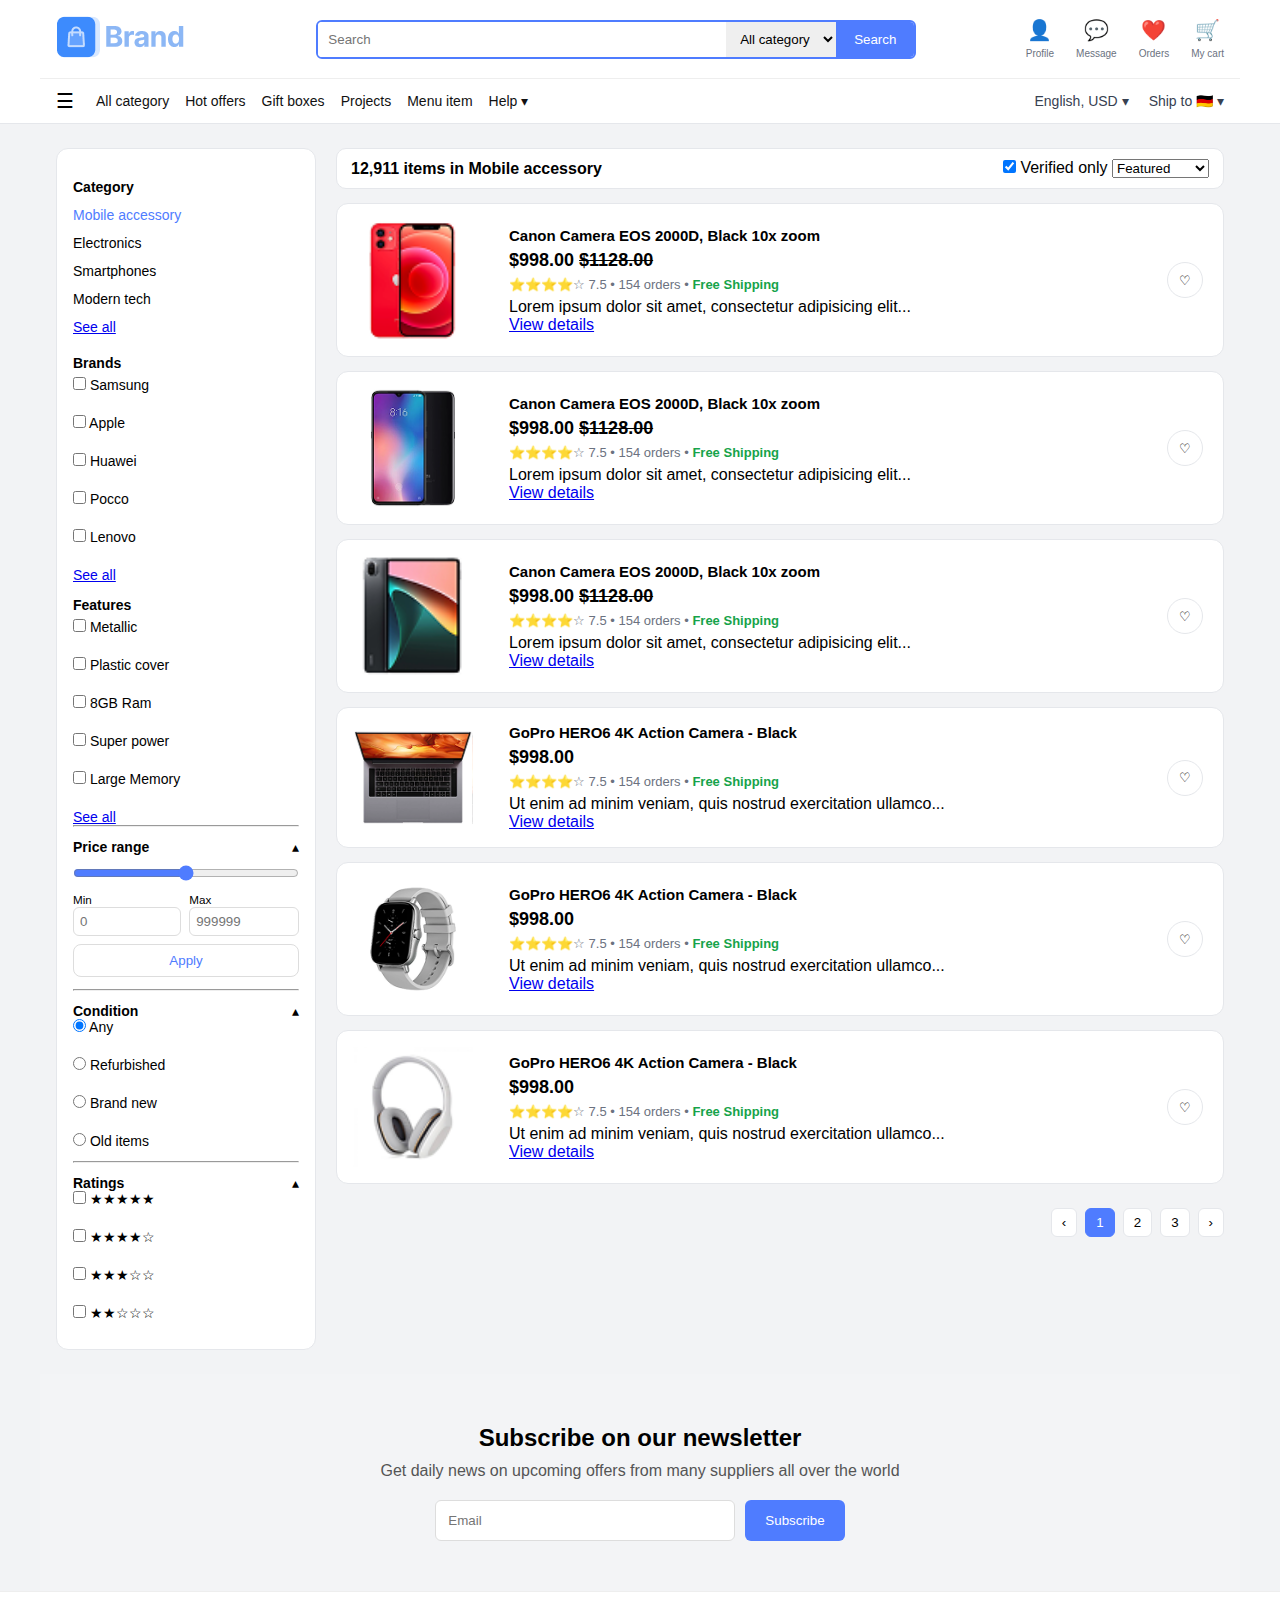
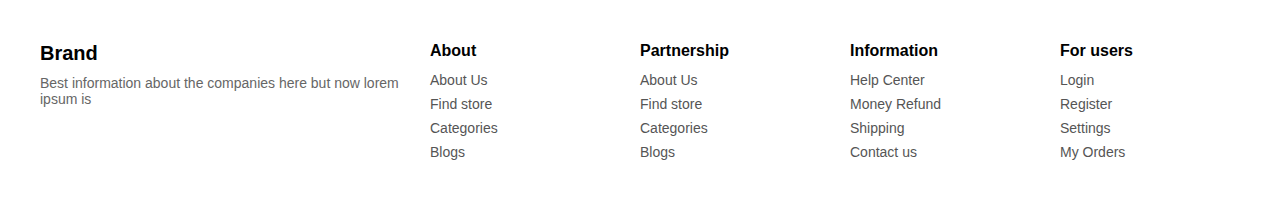
<file: listing.html>
<!DOCTYPE html>
<html lang="en">
<head>
  <meta name="viewport" content="width=device-width, initial-scale=1.0">
  <title>Marketplace UI</title>
 <link rel="stylesheet" href="style.css" />
</head>
<body>

<!-- Top Header (DESKTOP STYLE like image) -->
<header class="desktop-header">
  <div class="header-row">
    <div class="brand">
      <img src="assets/Layout/Brand/logo-colored.png" alt="logo">
      
    </div>

    <div class="search-bar">
      <input type="text" placeholder="Search">
      <select>
        <option>All category</option>
        <option>Electronics</option>
        <option>Fashion</option>
      </select>
      <button>Search</button>
    </div>

    <div class="header-actions">
      <div class="action">
        <span>👤</span>
        <small>Profile</small>
      </div>
      <div class="action">
        <span>💬</span>
        <small>Message</small>
      </div>
      <div class="action">
        <span>❤️</span>
        <small>Orders</small>
      </div>
      <div class="action">
        <span>🛒</span>
        <small>My cart</small>
      </div>
    </div>
  </div>

  <div class="nav-row">
    <div class="nav-left">
      <span class="burger">☰</span>
      <a href="#">All category</a>
      <a href="#">Hot offers</a>
      <a href="#">Gift boxes</a>
      <a href="#">Projects</a>
      <a href="#">Menu item</a>
      <a href="#">Help ▾</a>
    </div>
   <div class="nav-right">
      <span class="dropdown">
        <span class="drop-btn">English, USD ▾</span>
        <div class="drop-menu">
          <a href="#">English, USD</a>
          <a href="#">Deutsch, EUR</a>
        </div>
      </span>
      <span class="dropdown">
        <span class="drop-btn">Ship to 🇩🇪 ▾</span>
        <div class="drop-menu">
          <a href="#">🇩🇪 Germany</a>
          <a href="#">🇺🇸 USA</a>
          <a href="#">🇵🇰 Pakistan</a>
        </div>
      </span>
    </div>
  </div>
</header>
<main class="listing-container">

  <!-- Filters Sidebar -->
  <aside class="filters">
    <h4>Category</h4>
    <ul>
      <li class="active">Mobile accessory</li>
      <li>Electronics</li>
      <li>Smartphones</li>
      <li>Modern tech</li>
      <li><a href="#">See all</a></li>
    </ul>

    <h4>Brands</h4>
    <label><input type="checkbox"> Samsung</label><br>
    <label><input type="checkbox"> Apple</label><br>
    <label><input type="checkbox"> Huawei</label><br>
    <label><input type="checkbox"> Pocco</label><br>
    <label><input type="checkbox"> Lenovo</label><br>
    <a href="#">See all</a>

     <h4>Features</h4>
    <label><input type="checkbox"> Metallic</label><br>
    <label><input type="checkbox"> Plastic cover</label><br>
    <label><input type="checkbox"> 8GB Ram</label><br>
    <label><input type="checkbox"> Super power</label><br>
    <label><input type="checkbox"> Large Memory</label><br>
    <a href="#">See all</a>

    <hr>

<div class="filter-section">
  <div class="filter-head">
    <strong>Price range</strong>
    <span class="arrow">▴</span>
  </div>

  <input type="range" min="0" max="100000" value="50000" class="price-range-single">

  <div class="price-fields">
    <div>
      <small>Min</small>
      <input type="number" placeholder="0">
    </div>
    <div>
      <small>Max</small>
      <input type="number" placeholder="999999">
    </div>
  </div>

  <button class="apply-btn-simple">Apply</button>
</div>

<hr>

<div class="filter-section">
  <div class="filter-head">
    <strong>Condition</strong>
    <span class="arrow">▴</span>
  </div>

  <label><input type="radio" name="cond" checked> Any</label><br>
  <label><input type="radio" name="cond"> Refurbished</label><br>
  <label><input type="radio" name="cond"> Brand new</label><br>
  <label><input type="radio" name="cond"> Old items</label>
</div>

<hr>

<div class="filter-section">
  <div class="filter-head">
    <strong>Ratings</strong>
    <span class="arrow">▴</span>
  </div>

  <label><input type="checkbox"> <span class="stars">★★★★★</span></label><br>
  <label><input type="checkbox"> <span class="stars">★★★★☆</span></label><br>
  <label><input type="checkbox"> <span class="stars">★★★☆☆</span></label><br>
  <label><input type="checkbox"> <span class="stars">★★☆☆☆</span></label>
</div>
  </aside>
  <!-- Products List -->
  <section class="listing">
    <div class="listing-header">
      <strong>12,911 items in Mobile accessory</strong>
      <div class="listing-actions">
        <label><input type="checkbox" checked> Verified only</label>
        <select>
          <option>Featured</option>
          <option>Lowest price</option>
          <option>Top rated</option>
        </select>
      </div>
    </div>

    <!-- Card -->
    <div class="listing-card">
      <img src="assets/Image/tech/image 33.png" alt="">
      <div class="listing-info">
        <h4>Canon Camera EOS 2000D, Black 10x zoom</h4>
        <div class="price">$998.00 <del>$1128.00</del></div>
        <div class="meta">⭐⭐⭐⭐☆ 7.5 • 154 orders • <span class="free">Free Shipping</span></div>
        <p>Lorem ipsum dolor sit amet, consectetur adipisicing elit...</p>
        <a href="#">View details</a>
      </div>
      <button class="like-btn">♡</button>
    </div>
  <div class="listing-card">
      <img src="assets/Image/tech/image 23.png" alt="">
      <div class="listing-info">
        <h4>Canon Camera EOS 2000D, Black 10x zoom</h4>
        <div class="price">$998.00 <del>$1128.00</del></div>
        <div class="meta">⭐⭐⭐⭐☆ 7.5 • 154 orders • <span class="free">Free Shipping</span></div>
        <p>Lorem ipsum dolor sit amet, consectetur adipisicing elit...</p>
        <a href="#">View details</a>
      </div>
      <button class="like-btn">♡</button>
    </div>
  <div class="listing-card">
      <img src="assets/Image/tech/image 32.png" alt="">
      <div class="listing-info">
        <h4>Canon Camera EOS 2000D, Black 10x zoom</h4>
        <div class="price">$998.00 <del>$1128.00</del></div>
        <div class="meta">⭐⭐⭐⭐☆ 7.5 • 154 orders • <span class="free">Free Shipping</span></div>
        <p>Lorem ipsum dolor sit amet, consectetur adipisicing elit...</p>
        <a href="#">View details</a>
      </div>
      <button class="like-btn">♡</button>
    </div>
    <!-- Duplicate cards as needed -->
    <div class="listing-card">
      <img src="assets/Image/tech/image 34.png" alt="">
      <div class="listing-info">
        <h4>GoPro HERO6 4K Action Camera - Black</h4>
        <div class="price">$998.00</div>
        <div class="meta">⭐⭐⭐⭐☆ 7.5 • 154 orders • <span class="free">Free Shipping</span></div>
        <p>Ut enim ad minim veniam, quis nostrud exercitation ullamco...</p>
        <a href="#">View details</a>
      </div>
      <button class="like-btn">♡</button>
    </div>
       <div class="listing-card">
      <img src="assets/Image/tech/8.png" alt="">
      <div class="listing-info">
        <h4>GoPro HERO6 4K Action Camera - Black</h4>
        <div class="price">$998.00</div>
        <div class="meta">⭐⭐⭐⭐☆ 7.5 • 154 orders • <span class="free">Free Shipping</span></div>
        <p>Ut enim ad minim veniam, quis nostrud exercitation ullamco...</p>
        <a href="#">View details</a>
      </div>
      <button class="like-btn">♡</button>
    </div>
     <div class="listing-card">
      <img src="assets/Image/tech/image 86.png" alt="">
      <div class="listing-info">
        <h4>GoPro HERO6 4K Action Camera - Black</h4>
        <div class="price">$998.00</div>
        <div class="meta">⭐⭐⭐⭐☆ 7.5 • 154 orders • <span class="free">Free Shipping</span></div>
        <p>Ut enim ad minim veniam, quis nostrud exercitation ullamco...</p>
        <a href="#">View details</a>
      </div>
      <button class="like-btn">♡</button>
    </div>
        <!-- Pagination -->
    <div class="pagination">
      <button>‹</button>
      <button class="active">1</button>
      <button>2</button>
      <button>3</button>
      <button>›</button>
    </div>
  </section>

</main>
<!-- ================= NEWSLETTER ================= -->
<section class="newsletter">
  <h2>Subscribe on our newsletter</h2>
  <p>Get daily news on upcoming offers from many suppliers all over the world</p>

  <div class="newsletter-form">
    <input type="email" placeholder="Email">
    <button>Subscribe</button>
  </div>
</section>


<!-- ================= FOOTER ================= -->
<footer class="footer">

  <div class="footer-container">

    <div class="footer-brand">
      <h3>Brand</h3>
      <p>Best information about the companies here but now lorem ipsum is</p>
    </div>

    <div class="footer-links">
      <h4>About</h4>
      <a href="#">About Us</a>
      <a href="#">Find store</a>
      <a href="#">Categories</a>
      <a href="#">Blogs</a>
    </div>

    <div class="footer-links">
      <h4>Partnership</h4>
      <a href="#">About Us</a>
      <a href="#">Find store</a>
      <a href="#">Categories</a>
      <a href="#">Blogs</a>
    </div>

    <div class="footer-links">
      <h4>Information</h4>
      <a href="#">Help Center</a>
      <a href="#">Money Refund</a>
      <a href="#">Shipping</a>
      <a href="#">Contact us</a>
    </div>

    <div class="footer-links">
      <h4>For users</h4>
      <a href="#">Login</a>
      <a href="#">Register</a>
      <a href="#">Settings</a>
      <a href="#">My Orders</a>
    </div>

  </div>

</footer>
<script src="script.js"></script>
</body>
</html>
</file>
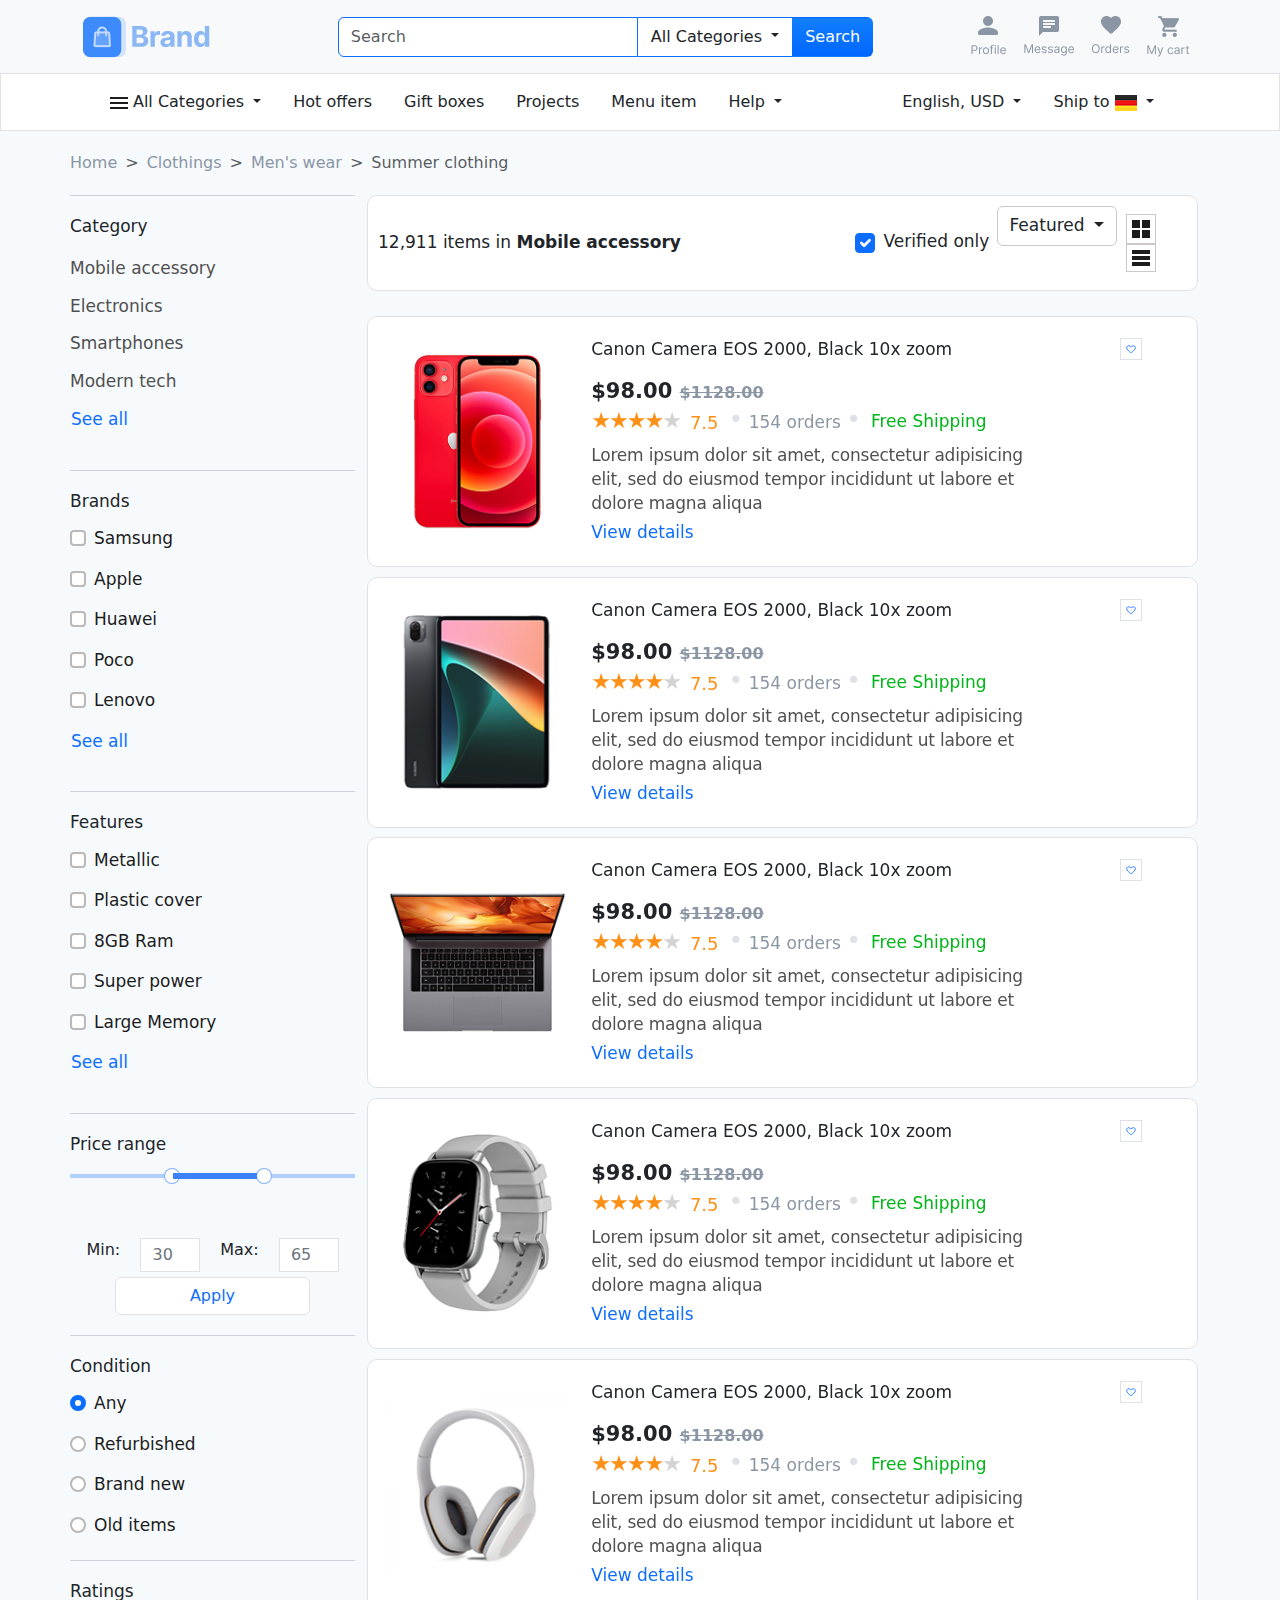
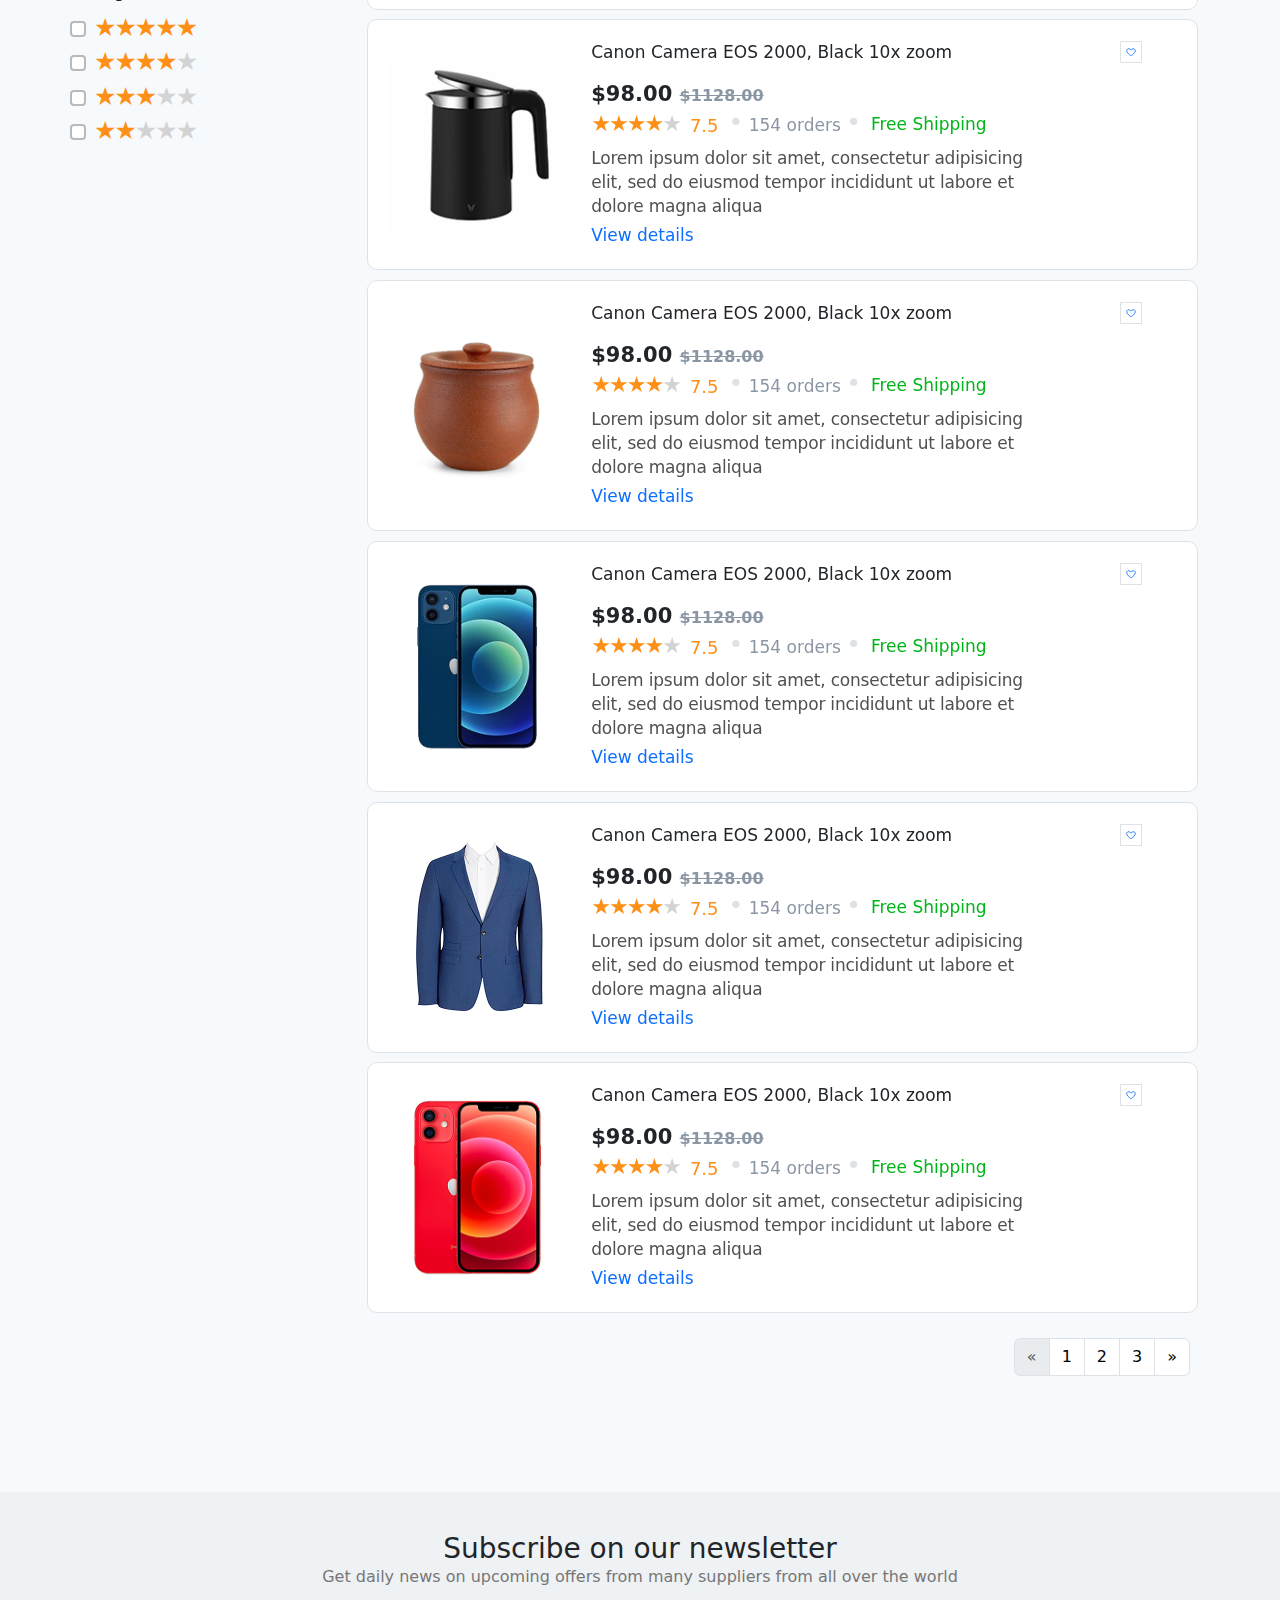
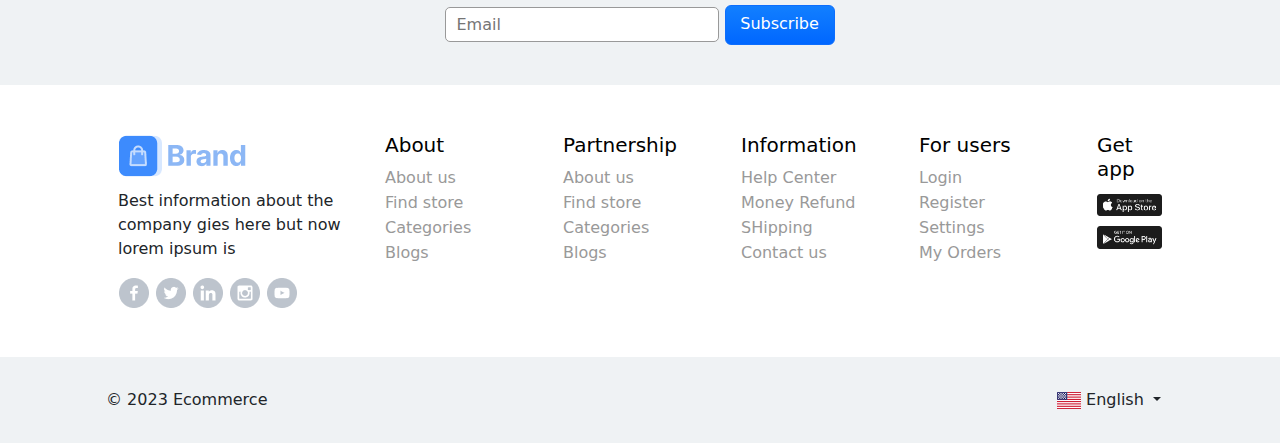
<file: page2.html>
<!doctype html>
<html lang="en">

<head>

    <title>Ecommerce Web Design</title>

    <!-- Required meta tags -->
    <meta charset="utf-8" />
    <meta name="viewport" content="width=device-width, initial-scale=1, shrink-to-fit=no" />

    <!-- Bootstrap CSS v5.3.3 -->
    <link href="https://cdn.jsdelivr.net/npm/bootstrap@5.3.3/dist/css/bootstrap.min.css" rel="stylesheet"
        integrity="sha384-QWTKZyjpPEjISv5WaRU9OFeRpok6YctnYmDr5pNlyT2bRjXh0JMhjY6hW+ALEwIH" crossorigin="anonymous" />

    <link rel="stylesheet" href="css/main.css" />

</head>

<body>

    <header>
        <nav class="navbar navbar-expand-lg bg-body-tertiary">
            <div class="container">
                <a class="navbar-brand" href="index.html"><img src="assets/logo-colored.png" alt="Brand"></a>
                <button class="navbar-toggler" type="button" data-bs-toggle="collapse"
                    data-bs-target="#navbarSupportedContent" aria-controls="navbarSupportedContent"
                    aria-expanded="false" aria-label="Toggle navigation">
                    <span class="navbar-toggler-icon"></span>
                </button>
                <div class="collapse navbar-collapse" id="navbarSupportedContent">
                    <form class="d-flex m-auto" role="search">
                        <input class="form-control search-nav" type="search" placeholder="Search" aria-label="Search" />
                        <div class="btn-group drp-dwn">
                            <button class="btn dropdown-toggle dd" type="button" id="triggerId"
                                data-bs-toggle="dropdown" data-bs-display="static" aria-haspopup="true" aria-expanded="false">
                                All Categories
                            </button>
                            <div class="dropdown-menu dropdown-menu-start" aria-labelledby="triggerId">
                                <a class="dropdown-item" href="#">Action</a>
                                <a class="dropdown-item disabled" href="#">Disabled action</a>
                                <h6 class="dropdown-header">Section header</h6>
                                <a class="dropdown-item" href="#">Action</a>
                                <div class="dropdown-divider"></div>
                                <a class="dropdown-item" href="#">After divider action</a>
                            </div>
                        </div>
                        <button class="btn btn-nav" type="submit">Search</button>
                    </form>
                    <ul class="navbar-nav mb-2 mb-lg-0">
                        <li class="nav-item">
                            <a class="nav-link" aria-current="page" href="#">
                                <img src="assets/Profile.png" alt="">
                            </a>
                        </li>
                        <li class="nav-item">
                            <a class="nav-link" aria-current="page" href="#">
                                <img src="assets/Message.png" alt="">
                            </a>
                        </li>
                        <li class="nav-item">
                            <a class="nav-link" aria-current="page" href="#">
                                <img src="assets/Orders.png" alt="">
                            </a>
                        </li>
                        <li class="nav-item">
                            <a class="nav-link" aria-current="page" href="page4.html">
                                <img src="assets/Cart.png" alt="">
                            </a>
                        </li>
                    </ul>
                </div>
            </div>
        </nav>

        <div class="container-fluid border p-2">
            <div class="container p-0">
                <div class="row align-items-center">
                    <!-- Left Navigation -->
                    <div class="col-lg-8">
                        <nav>
                            <ul class="nav justify-content-center flex-wrap">
                                <li class="nav-item dropdown">
                                    <a class="nav-link dropdown-toggle text-dark" href="#" id="dropdownCategories"
                                        data-bs-toggle="dropdown" data-bs-display="static" aria-haspopup="true" aria-expanded="false">
                                        <img src="assets/Vector.png" alt=""> All Categories
                                    </a>
                                    <div class="dropdown-menu" aria-labelledby="dropdownCategories">
                                        <a class="dropdown-item" href="#">Action</a>
                                        <a class="dropdown-item disabled" href="#">Disabled action</a>
                                        <h6 class="dropdown-header">Section header</h6>
                                        <a class="dropdown-item" href="#">Action</a>
                                        <div class="dropdown-divider"></div>
                                        <a class="dropdown-item" href="#">After divider action</a>
                                    </div>
                                </li>
                                <li class="nav-item">
                                    <a class="nav-link text-dark" href="#">Hot offers</a>
                                </li>
                                <li class="nav-item">
                                    <a class="nav-link text-dark" href="#">Gift boxes</a>
                                </li>
                                <li class="nav-item">
                                    <a class="nav-link text-dark" href="#">Projects</a>
                                </li>
                                <li class="nav-item">
                                    <a class="nav-link text-dark" href="#">Menu item</a>
                                </li>
                                <li class="nav-item dropdown">
                                    <a class="nav-link dropdown-toggle text-dark" href="#" id="dropdownHelp"
                                        data-bs-toggle="dropdown" data-bs-display="static" aria-haspopup="true" aria-expanded="false">
                                        Help
                                    </a>
                                    <div class="dropdown-menu" aria-labelledby="dropdownHelp">
                                        <a class="dropdown-item" href="#">Action</a>
                                        <a class="dropdown-item disabled" href="#">Disabled action</a>
                                        <h6 class="dropdown-header">Section header</h6>
                                        <a class="dropdown-item" href="#">Action</a>
                                        <div class="dropdown-divider"></div>
                                        <a class="dropdown-item" href="#">After divider action</a>
                                    </div>
                                </li>
                            </ul>
                        </nav>
                    </div>

                    <!-- Right Options -->
                    <div class="col-lg-4">
                        <nav>
                            <ul class="nav justify-content-center">
                                <li class="nav-item dropdown">
                                    <a class="nav-link dropdown-toggle text-dark" href="#" id="dropdownLanguage"
                                        data-bs-toggle="dropdown" data-bs-display="static" aria-haspopup="true" aria-expanded="false">
                                        English, USD
                                    </a>
                                    <div class="dropdown-menu" aria-labelledby="dropdownLanguage">
                                        <h6 class="dropdown-header">Language & currency</h6>
                                        <a class="dropdown-item" href="#">
                                            <img src="assets/flag2.png" alt="" style="width:20px; margin-right:8px;">
                                            English, USD
                                        </a>
                                        <a class="dropdown-item" href="#">
                                            <img src="assets/FR@2x.png" alt="" style="width:20px; margin-right:8px;">
                                            Français, EUR
                                        </a>
                                        <a class="dropdown-item" href="#">
                                            <img src="assets/AE@2x.png" alt="" style="width:20px; margin-right:8px;">
                                            العربية، AED
                                        </a>
                                        <a class="dropdown-item" href="#">
                                            <img src="assets/GB@2x.png" alt="" style="width:20px; margin-right:8px;">
                                            English, GBP
                                        </a>
                                        <a class="dropdown-item" href="#">
                                            <img src="assets/CN@2x.png" alt="" style="width:20px; margin-right:8px;">
                                            中文, CNY
                                        </a>
                                    </div>
                                </li>
                                <li class="nav-item dropdown">
                                    <a class="nav-link dropdown-toggle text-dark" href="#" id="dropdownShipping"
                                        data-bs-toggle="dropdown" data-bs-display="static" aria-haspopup="true" aria-expanded="false">
                                        Ship to <img src="assets/flag1.png" alt="">
                                    </a>
                                    <div class="dropdown-menu" aria-labelledby="dropdownShipping">
                                        <h6 class="dropdown-header">Choose region</h6>
                                        <a class="dropdown-item" href="#">
                                            <img src="assets/US@2x.png" alt="" style="width:20px; margin-right:8px;">
                                            United States
                                        </a>
                                        <a class="dropdown-item" href="#">
                                            <img src="assets/AE@2x.png" alt="" style="width:20px; margin-right:8px;">
                                            United Arab Emirates
                                        </a>
                                        <a class="dropdown-item" href="#">
                                            <img src="assets/FR@2x.png" alt="" style="width:20px; margin-right:8px;">
                                            France
                                        </a>
                                        <a class="dropdown-item" href="#">
                                            <img src="assets/CN@2x.png" alt="" style="width:20px; margin-right:8px;">
                                            China
                                        </a>
                                        <a class="dropdown-item" href="#">
                                            <img src="assets/GB@2x.png" alt="" style="width:20px; margin-right:8px;">
                                            United Kingdom
                                        </a>
                                    </div>
                                </li>
                            </ul>
                        </nav>
                    </div>
                </div>
            </div>
        </div>
    </header>

    <main class="u-45f6f351">
        <div class="container">
            <div class="row">
                <nav class="u-fe7e287f" aria-label="breadcrumb">
                    <ol class="breadcrumb u-e2b74ba6">
                        <li class="breadcrumb-item"><a class="u-913e1de1" href="index.html">Home</a></li>
                        <li class="breadcrumb-item"><a class="u-913e1de1" href="page3.html">Clothings</a></li>
                        <li class="breadcrumb-item"><a class="u-913e1de1" href="page3.html">Men's wear</a></li>
                        <li class="breadcrumb-item active u-ffa3a694" aria-current="page">
                            Summer clothing</li>
                    </ol>
                </nav>
            </div>
        </div>
        <div class="container">
            <div class="row">
                <div class="col-lg-3">
                    <nav class="navbar bg-light d-lg-none my-2">
                        <button class="btn btn-outline-dark w-100 d-flex align-items-center justify-content-center" type="button" data-bs-toggle="collapse" data-bs-target="#sidebarMenu">
                            <svg xmlns="http://www.w3.org/2000/svg" width="20" height="20" fill="currentColor" class="bi bi-funnel me-2" viewBox="0 0 16 16">
                            <path d="M1.5 1.5A.5.5 0 0 1 2 1h12a.5.5 0 0 1 .4.8L10 8.333V13.5a.5.5 0 0 1-.724.447l-2-1A.5.5 0 0 1 7 12.5V8.333L1.6 1.8a.5.5 0 0 1-.1-.55z"/>
                            </svg>
                            Filter
                        </button>
                    </nav>

                    <div class="collapse d-lg-block" id="sidebarMenu">
                        <!-- 1 -->
                        <div class="row u-d09b5d3a">
                            <ul class="u-b7df6c84">
                                <h6 class="u-8bdd01f4">Category</h6>
                                <li class="u-194b571d">
                                    <a class="u-8d3d3353" href="" >Mobile
                                        accessory</a>
                                </li>
                                <li class="u-65c1c01e">
                                    <a class="u-8d3d3353" href="" >Electronics</a>
                                </li>
                                <li class="u-65c1c01e">
                                    <a class="u-8d3d3353" href="" >Smartphones</a>
                                </li>
                                <li class="u-65c1c01e">
                                    <a class="u-8d3d3353" href="" >Modern
                                        tech</a>
                                </li>
                                <p class="d-inline-flex gap-1">
                                    <a class="btn u-edd1ff8b" data-bs-toggle="collapse" href="#collapseExample" role="button" aria-expanded="false" aria-controls="collapseExample">
                                        See all
                                    </a>
                                </p>
                                <div class="collapse" id="collapseExample">
                                    <li>
                                        <a class="u-8d3d3353" href="" >Automobiles</a>
                                    </li>
                                    <li class="u-65c1c01e">
                                        <a class="u-8d3d3353" href="" >Clothes
                                            and wear</a>
                                    </li>
                                    <li class="u-65c1c01e">
                                        <a class="u-8d3d3353" href="" >Computer
                                            and tech</a>
                                    </li>
                                    <li class="u-65c1c01e">
                                        <a class="u-8d3d3353" href="" >Home
                                            interiors</a>
                                    </li>
                                </div>
                            </ul>
                        </div>
                        <!-- 2 -->
                        <div class="row u-d09b5d3a">
                            <ul class="u-b7df6c84">
                                <h6 class="u-8bdd01f4">Brands</h6>
                                <li class="u-8ecca844">
                                    <div class="form-check">
                                        <input class="form-check-input u-794ab30b" type="checkbox" onclick="add_feature('Samsung')" value="" id="checkDefault">
                                        <label class="form-check-label" for="checkChecked">
                                            <p class="u-34ef1d9b" >
                                                Samsung
                                            </p>
                                        </label>
                                    </div>
                                </li>
                                <li class="u-8ecca844">
                                    <div class="form-check">
                                        <input class="form-check-input u-794ab30b" type="checkbox" onclick="add_feature('Apple')" value="" id="checkDefault">
                                        <label class="form-check-label" for="checkChecked">
                                            <p class="u-34ef1d9b" >
                                                Apple</p>
                                        </label>
                                    </div>
                                </li>
                                <li class="u-8ecca844">
                                    <div class="form-check">
                                        <input class="form-check-input u-794ab30b" type="checkbox" onclick="add_feature('Huawei')" value="" id="checkDefault">
                                        <label class="form-check-label" for="checkChecked">
                                            <p class="u-34ef1d9b" >
                                                Huawei</p>
                                        </label>
                                    </div>
                                </li>
                                <li class="u-8ecca844">
                                    <div class="form-check">
                                        <input class="form-check-input u-794ab30b" type="checkbox" onclick="add_feature('Poco')" value="" id="checkDefault">
                                        <label class="form-check-label" for="checkChecked">
                                            <p class="u-34ef1d9b" >
                                                Poco</p>
                                        </label>
                                    </div>
                                </li>
                                <li class="u-8ecca844">
                                    <div class="form-check">
                                        <input class="form-check-input u-794ab30b" type="checkbox" onclick="add_feature('Lenovo')" value="" id="checkDefault">
                                        <label class="form-check-label" for="checkChecked">
                                            <p class="u-34ef1d9b" >
                                                Lenovo</p>
                                        </label>
                                    </div>
                                </li>
                                <p class="d-inline-flex gap-1">
                                    <a class="btn u-edd1ff8b" data-bs-toggle="collapse" href="#collapseExample" role="button" aria-expanded="false" aria-controls="collapseExample">
                                        See all
                                    </a>
                                </p>
                                <div class="collapse" id="collapseExample">
                                    <li>
                                        <div class="form-check">
                                            <input class="form-check-input u-794ab30b" type="checkbox" onclick="add_feature('Oppo')" value="" id="checkDefault">
                                            <label class="form-check-label" for="checkChecked">
                                                <p class="u-34ef1d9b" >
                                                    Oppo</p>
                                            </label>
                                        </div>
                                    </li>
                                    <li class="u-8ecca844">
                                        <div class="form-check">
                                            <input class="form-check-input u-794ab30b" type="checkbox" onclick="add_feature('OnePlus')" value="" id="checkDefault">
                                            <label class="form-check-label" for="checkChecked">
                                                <p class="u-34ef1d9b" >
                                                    One plus</p>
                                            </label>
                                        </div>
                                    </li>
                                    <li class="u-8ecca844">
                                        <div class="form-check">
                                            <input class="form-check-input u-794ab30b" type="checkbox" onclick="add_feature('Vivo')" value="" id="checkDefault">
                                            <label class="form-check-label" for="checkChecked">
                                                <p class="u-34ef1d9b" >
                                                    Vivo</p>
                                            </label>
                                        </div>
                                    </li>
                                </div>
                            </ul>
                        </div>
                        <!-- 3 -->
                        <div class="row u-d09b5d3a">
                            <ul class="u-b7df6c84">
                                <h6 class="u-8bdd01f4">Features</h6>
                                <li class="u-8ecca844">
                                    <div class="form-check">
                                        <input class="form-check-input u-794ab30b" type="checkbox" onclick="add_feature('Metallic')" value="" id="checkDefault">
                                        <label class="form-check-label" for="checkChecked">
                                            <p class="u-34ef1d9b" >
                                                Metallic</p>
                                        </label>
                                    </div>
                                </li>
                                <li class="u-8ecca844">
                                    <div class="form-check">
                                        <input class="form-check-input u-794ab30b" type="checkbox" onclick="add_feature('Plastic cover')" value="" id="checkDefault">
                                        <label class="form-check-label" for="checkChecked">
                                            <p class="u-34ef1d9b" >
                                                Plastic cover</p>
                                        </label>
                                    </div>
                                </li>
                                <li class="u-8ecca844">
                                    <div class="form-check">
                                        <input class="form-check-input u-794ab30b" type="checkbox" onclick="add_feature('8GB Ram')" value="" id="checkDefault">
                                        <label class="form-check-label" for="checkChecked">
                                            <p class="u-34ef1d9b" >
                                                8GB Ram</p>
                                        </label>
                                    </div>
                                </li>
                                <li class="u-8ecca844">
                                    <div class="form-check">
                                        <input class="form-check-input u-794ab30b" onclick="add_feature('Super power')" type="checkbox" value="" id="checkDefault">
                                        <label class="form-check-label" for="checkChecked">
                                            <p class="u-34ef1d9b" >
                                                Super power</p>
                                        </label>
                                    </div>
                                </li>
                                <li class="u-8ecca844">
                                    <div class="form-check">
                                        <input class="form-check-input u-794ab30b" type="checkbox" onclick="add_feature('Large Memory')" value="" id="checkDefault">
                                        <label class="form-check-label" for="checkChecked">
                                            <p class="u-34ef1d9b" >
                                                Large Memory</p>
                                        </label>
                                    </div>
                                </li>
                                <p class="d-inline-flex gap-1">
                                    <a class="btn u-edd1ff8b" data-bs-toggle="collapse" href="#collapseExample" role="button" aria-expanded="false" aria-controls="collapseExample">
                                        See all
                                    </a>
                                </p>
                                <div class="collapse" id="collapseExample">
                                    <li>
                                        <div class="form-check">
                                            <input class="form-check-input u-794ab30b" type="checkbox" onclick="add_feature('1TB Storage')" value="" id="checkDefault">
                                            <label class="form-check-label" for="checkChecked">
                                                <p class="u-34ef1d9b" >
                                                    1TB Storage</p>
                                            </label>
                                        </div>
                                    </li>
                                    <li class="u-8ecca844">
                                        <div class="form-check">
                                            <input class="form-check-input u-794ab30b" type="checkbox" onclick="add_feature('Display')" value="" id="checkDefault">
                                            <label class="form-check-label" for="checkChecked">
                                                <p class="u-34ef1d9b" >
                                                    Display</p>
                                            </label>
                                        </div>
                                    </li>
                                    <li class="u-8ecca844">
                                        <div class="form-check">
                                            <input class="form-check-input u-794ab30b" onclick="add_feature('Colors')" type="checkbox" value="" id="checkDefault">
                                            <label class="form-check-label" for="checkChecked">
                                                <p class="u-34ef1d9b" >
                                                    Colors</p>
                                            </label>
                                        </div>
                                    </li>
                                </div>
                            </ul>
                        </div>
                        <!-- 4 -->
                        <div class="row u-d09b5d3a">
                            <h6 class="u-02032323">Price range</h6>
                            <div class="slider-container">
                                <div class="range" id="range"></div>
                                <input type="range" id="min" min="0" max="100" value="30">
                                <input type="range" id="max" min="0" max="100" value="65">
                            </div>
                            <div class="values">
                                Min: <input class="u-bc09c12f" type="number" id="min-input" min="0" max="100" value="50">
                                Max: <input class="u-bc09c12f" type="number" id="max-input" min="0" max="100" value="50">
                            </div>
                            <div>
                                <a name="" id="" class="btn btn-light w-75 u-9cad172a" href="#" role="button">Apply</a>
                            </div>

                        </div>
                        <!-- 5 -->
                        <div class="row u-82a75d76">
                            <ul class="u-b7df6c84">
                                <h6 class="u-8bdd01f4">Condition</h6>
                                <li class="u-8ecca844">
                                    <div class="form-check">
                                        <input class="form-check-input u-1050a703" type="radio" name="radioDefault" value="" id="radioDefault1" checked>
                                        <label class="form-check-label" for="radioDefault1">
                                            <p class="u-34ef1d9b" >
                                                Any</p>
                                        </label>
                                    </div>
                                </li>
                                <li class="u-8ecca844">
                                    <div class="form-check">
                                        <input class="form-check-input u-1050a703" type="radio" name="radioDefault" value="" id="radioDefault2">
                                        <label class="form-check-label" for="radioDefault2">
                                            <p class="u-34ef1d9b" >
                                                Refurbished</p>
                                        </label>
                                    </div>
                                </li>
                                <li class="u-8ecca844">
                                    <div class="form-check">
                                        <input class="form-check-input u-1050a703" type="radio" name="radioDefault" value="" id="radioDefault3">
                                        <label class="form-check-label" for="radioDefault3">
                                            <p class="u-34ef1d9b" >
                                                Brand new</p>
                                        </label>
                                    </div>
                                </li>
                                <li class="u-8ecca844">
                                    <div class="form-check">
                                        <input class="form-check-input u-1050a703" type="radio" name="radioDefault" value="" id="radioDefault4">
                                        <label class="form-check-label" for="radioDefault4">
                                            <p class="u-34ef1d9b" >
                                                Old items</p>
                                        </label>
                                    </div>
                                </li>
                            </ul>
                        </div>
                        <!-- 6 -->
                        <div class="row u-d09b5d3a">
                            <ul class="u-b7df6c84">
                                <h6 class="u-8bdd01f4">Ratings</h6>
                                <li class="u-8ecca844">
                                    <div class="form-check">
                                        <input class="form-check-input u-794ab30b" onclick="add_feature('5 star')" type="checkbox" value="" id="checkDefault">
                                        <label class="form-check-label">
                                            <div class="star-rating2">
                                                <span class="star active u-68f53a63">&#9733;</span>
                                                <span class="star active u-68f53a63">&#9733;</span>
                                                <span class="star active u-68f53a63">&#9733;</span>
                                                <span class="star active u-68f53a63">&#9733;</span>
                                                <span class="star active u-68f53a63">&#9733;</span>
                                            </div>
                                        </label>
                                    </div>
                                </li>
                                <li class="u-84d7b951">
                                    <div class="form-check">
                                        <input class="form-check-input u-1050a703" onclick="add_feature('4 star')" type="checkbox" value="" id="checkDefault">
                                        <label class="form-check-label">
                                            <div class="star-rating2">
                                                <span class="star active u-68f53a63">&#9733;</span>
                                                <span class="star active u-68f53a63">&#9733;</span>
                                                <span class="star active u-68f53a63">&#9733;</span>
                                                <span class="star active u-68f53a63">&#9733;</span>
                                                <span class="star u-68f53a63">&#9733;</span>
                                            </div>
                                        </label>
                                    </div>
                                </li>
                                <li class="u-84d7b951">
                                    <div class="form-check">
                                        <input class="form-check-input u-794ab30b" onclick="add_feature('3 star')" type="checkbox" value="" id="checkDefault">
                                        <label class="form-check-label">
                                            <div class="star-rating2">
                                                <span class="star active u-68f53a63">&#9733;</span>
                                                <span class="star active u-68f53a63">&#9733;</span>
                                                <span class="star active u-68f53a63">&#9733;</span>
                                                <span class="star u-68f53a63">&#9733;</span>
                                                <span class="star u-68f53a63">&#9733;</span>
                                            </div>
                                        </label>
                                    </div>
                                </li>
                                <li class="u-84d7b951">
                                    <div class="form-check">
                                        <input class="form-check-input u-794ab30b" onclick="add_feature('2 star')" type="checkbox" value="" id="checkDefault">
                                        <label class="form-check-label">
                                            <div class="star-rating2">
                                                <span class="star active u-68f53a63">&#9733;</span>
                                                <span class="star active u-68f53a63">&#9733;</span>
                                                <span class="star u-68f53a63">&#9733;</span>
                                                <span class="star u-68f53a63">&#9733;</span>
                                                <span class="star u-68f53a63">&#9733;</span>
                                            </div>
                                        </label>
                                    </div>
                                </li>
                            </ul>
                        </div>
                    </div>
                </div>
                <div class="col-lg-9">
                    <div class="row">
                        <div class="col-md-12">
                            <div class="u-189187c8" >
                                <div class="row">
                                    <div class="col-lg-5 u-a078b935">
                                        <p class="u-7e5bd4e6">12,911 items in <span class="u-055bd024" >Mobile accessory</span></p>
                                    </div>
                                    <div class="col-lg-7">
                                        <div class="row">
                                            <div class="col-md-3"></div>
                                            <div class="col-sm-4 p-0 u-a078b935">
                                                <div class="form-check u-60fa28dd">
                                                    <input class="form-check-input u-b53b2345" type="checkbox" value="" id="checkChecked" checked>
                                                    <label class="form-check-label" for="checkChecked">
                                                        <p class="u-643c34e5" >
                                                            Verified only</p>
                                                    </label>
                                                </div>
                                            </div>
                                            <div class="col-sm-3 p-0">
                                                <div class="btn-group">
                                                    <button class="btn dropdown-toggle u-7e304f85" type="button" id="triggerId" data-bs-toggle="dropdown" aria-haspopup="true" aria-expanded="false">
                                                        Featured
                                                    </button>
                                                    <div class="dropdown-menu dropdown-menu-start"
                                                        aria-labelledby="triggerId">
                                                        <a class="dropdown-item" href="#">Action</a>
                                                        <a class="dropdown-item disabled" href="#">Disabled action</a>
                                                        <h6 class="dropdown-header">Section header</h6>
                                                        <a class="dropdown-item" href="#">Action</a>
                                                        <div class="dropdown-divider"></div>
                                                        <a class="dropdown-item" href="#">After divider action</a>
                                                    </div>
                                                </div>
                                            </div>
                                            <div class="col-sm-2 p-2 u-a078b935">
                                                <img src="assets/Vector5.png" class="q u-af8835bb" onclick="setView('grid', '12', '4', '10', '2', 'none')" alt="">
                                                <img src="assets/Vector6.png" class="q u-af8835bb" onclick="setView('list', '3', '12', '7', '2', 'block')" alt="">
                                            </div>
                                        </div>
                                    </div>
                                </div>
                            </div>
                        </div>
                        <div class="col-md-12 d-flex" id="features">
                            <!-- null -->
                        </div>
                        <div class="container">
                            <div id="greeting" class="row list-view">
                            
                                <!-- Class objects -->
                            </div>
                        </div>
                        <nav class="u-04a80771" aria-label="Page navigation example" >
                            <ul class="pagination justify-content-end">
                                <li class="page-item disabled">
                                    <a class="page-link u-42bfb508">&laquo;</a>
                                </li>
                                <li class="page-item"><a class="page-link u-42bfb508" href="#">1</a></li>
                                <li class="page-item"><a class="page-link u-42bfb508" href="#">2</a></li>
                                <li class="page-item"><a class="page-link u-42bfb508" href="#">3</a></li>
                                <li class="page-item">
                                    <a class="page-link u-42bfb508" href="#">&raquo;</a>
                                </li>
                            </ul>
                        </nav>
                    </div>
                </div>
            </div>
        </div>
    </main>

    <footer>
        <!-- place footer here -->
        <div class="align-items-center u-cd9bb948">
            <div class="text-center">
                <h3 class="u-e2b74ba6">Subscribe on our newsletter</h3>
                <p class="u-9760d36b">Get daily news on upcoming offers from many suppliers from all over the world
                </p>
                <form action="" method="post">
                    <input class="u-44684266" type="email" placeholder="Email" >
                    <a name="" id="" class="btn btn-primary u-2142cba8" href="#" role="button" >Subscribe</a>
                </form>
            </div>
        </div>
        <div class="container p-5">
            <div class="row">
                <div class="col-md-3">
                    <img src="assets/logo-colored.png" alt="">
                    <p class="u-07c308b0">Best information about the company gies here but now lorem ipsum is</p>
                    <img src="assets/facebook3.png" class="p" alt="">
                    <img src="assets/twitter3.png" class="p" alt="">
                    <img src="assets/linkedin3.png" class="p" alt="">
                    <img src="assets/instagram3.png" class="p" alt="">
                    <img src="assets/youtube3.png" class="p" alt="">
                </div>
                <div class="col-md-2 u-6f01f015">
                    <h5 class="u-42bfb508">About</h5>
                    About us <br>
                    Find store <br>
                    Categories <br>
                    Blogs <br>
                </div>
                <div class="col-md-2 u-6f01f015">
                    <h5 class="u-42bfb508">Partnership</h5>
                    About us <br>
                    Find store <br>
                    Categories <br>
                    Blogs <br>
                </div>
                <div class="col-md-2 u-6f01f015">
                    <h5 class="u-42bfb508">Information</h5>
                    Help Center <br>
                    Money Refund <br>
                    SHipping <br>
                    Contact us <br>
                </div>
                <div class="col-md-2 u-6f01f015">
                    <h5 class="u-42bfb508">For users</h5>
                    Login <br>
                    Register <br>
                    Settings <br>
                    My Orders <br>
                </div>
                <div class="col-md-1 u-6f01f015">
                    <h5 class="u-42bfb508">Get app</h5>
                    <img src="assets/market-button-appstore.png" class="p u-36eb4ced" alt="">
                    <img src="assets/market-button-playstore.png" class="p u-36eb4ced" alt="">
                </div>
            </div>
        </div>
        <div class="u-e90cbe91">
            <div class="container">
                <div class="row p-4">
                    <div class="col-md-6 align-self-center">
                        <p class="u-e2b74ba6">&copy; 2023 Ecommerce</p>
                    </div>
                    <div class="col-md-6">
                        <div class="dropdown u-db3b3887">
                            <button class="btn dropdown-toggle" type="button" data-bs-toggle="dropdown"
                                aria-expanded="false">
                                <img src="assets/flag2.png" alt=""> English
                            </button>
                            <ul class="dropdown-menu">
                                <li><a class="dropdown-item" href="#">Action</a></li>
                                <li><a class="dropdown-item" href="#">Another action</a></li>
                                <li><a class="dropdown-item" href="#">Something else here</a></li>
                            </ul>
                        </div>
                    </div>
                </div>
            </div>
        </div>
    </footer>

    <!-- Bootstrap JavaScript Libraries -->
    <script src="https://cdn.jsdelivr.net/npm/@popperjs/core@2.11.8/dist/umd/popper.min.js"
        integrity="sha384-I7E8VVD/ismYTF4hNIPjVp/Zjvgyol6VFvRkX/vR+Vc4jQkC+hVqc2pM8ODewa9r"
        crossorigin="anonymous"></script>

    <script src="https://cdn.jsdelivr.net/npm/bootstrap@5.3.2/dist/js/bootstrap.min.js"
        integrity="sha384-BBtl+eGJRgqQAUMxJ7pMwbEyER4l1g+O15P+16Ep7Q9Q+zqX6gSbd85u4mG4QzX+"
        crossorigin="anonymous"></script>

    <script src="js/main.js"></script>

    <script>
        class box {
            constructor() {
                this.state = {
                    items: [
                        {
                            itemid: 1,
                            title: "Canon Camera EOS 2000, Black 10x zoom",
                            price: '$98.00',
                            imgurl: "assets/image 332.png"
                        },
                        {
                            itemid: 2,
                            title: "Canon Camera EOS 2000, Black 10x zoom",
                            price: '$98.00',
                            imgurl: "assets/image 322.png"
                        },
                        {
                            itemid: 3,
                            title: "Canon Camera EOS 2000, Black 10x zoom",
                            price: '$98.00',
                            imgurl: "assets/image 342.png"
                        },
                        {
                            itemid: 4,
                            title: "Canon Camera EOS 2000, Black 10x zoom",
                            price: '$98.00',
                            imgurl: "assets/image 352.png"
                        },
                        {
                            itemid: 5,
                            title: "Canon Camera EOS 2000, Black 10x zoom",
                            price: '$98.00',
                            imgurl: "assets/image862.png"
                        },
                        {
                            itemid: 6,
                            title: "Canon Camera EOS 2000, Black 10x zoom",
                            price: '$98.00',
                            imgurl: "assets/image852.png"
                        },
                        {
                            itemid: 7,
                            title: "Canon Camera EOS 2000, Black 10x zoom",
                            price: '$98.00',
                            imgurl: "assets/image902.png"
                        },
                        {
                            itemid: 8,
                            title: "Canon Camera EOS 2000, Black 10x zoom",
                            price: '$98.00',
                            imgurl: "assets/image_22-removebg-preview.png"
                        },
                        {
                            itemid: 9,
                            title: "Canon Camera EOS 2000, Black 10x zoom",
                            price: '$98.00',
                            imgurl: "assets/image30.png"
                        },
                        {
                            itemid: 10,
                            title: "Canon Camera EOS 2000, Black 10x zoom",
                            price: '$98.00',
                            imgurl: "assets/image 332.png"
                        },
                    ]
                }
            }

            render() {
                return this.state.items.map((el) => {
                    return `<div class="col-md-12 item">
                                        <div class="u-792815f5">
                                            <div class="row u-d85c4e64">
                                                <div class="wish liveToastBtn" data-title="${el.title}" data-price="${el.title}" data-imgurl="${el.imgurl}" onclick="goToPage2(this)">
                                                    <svg class="heart" viewBox="0 0 24 24" tabindex="0" xmlns="http://www.w3.org/2000/svg">
                                                        <path d="M12 21s-6.9-4.3-9.5-9.1C0.4 8.2 2.4 3.6 7 4.1c2.2.2 3.6 1.9 5 3.4 1.4-1.5 2.8-3.2 5-3.4 4.6-0.5 6.6 4.1 4.5 7.8C18.9 16.7 12 21 12 21z"/>
                                                    </svg>
                                                </div>
                                                    <!-- Toast -->
                                                <div class="toast-container position-fixed bottom-0 end-0 p-3">
                                                    <div id="liveToast" class="toast" role="alert" aria-live="assertive" aria-atomic="true">
                                                        <div class="toast-header">
                                                        <img class="rounded me-2" alt="...">
                                                        <strong class="me-auto">Bootstrap</strong>
                                                        <small>11 mins ago</small>
                                                        <button type="button" class="btn-close" data-bs-dismiss="toast" aria-label="Close"></button>
                                                        </div>
                                                        <div class="toast-body">
                                                        Item saved
                                                        </div>
                                                    </div>
                                                </div>
                                                <a class="col-md-3 cont2 align-items-center d-flex" href="page3.html">
                                                    <img src="${el.imgurl}" class="img-fluid u-54b734ad" alt=""/>
                                                </a>
                                                <div class="d-none overlay">

                                                </div>
                                                <div class="col-md-7 cont3">
                                                    <p class="u-984fb323">${el.title}</p>
                                                    <h4 class="u-755e8a26">${el.price} <span class="u-2fabe7fa" >$1128.00</span>
                                                    </h4>
                                                    <div class="d-flex">
                                                        <div class="star-rating">
                                                            <span class="star active" data-value="1">&#9733;</span>
                                                            <span class="star active" data-value="2">&#9733;</span>
                                                            <span class="star active" data-value="3">&#9733;</span>
                                                            <span class="star active" data-value="4">&#9733;</span>
                                                            <span class="star" data-value="5">&#9733;</span>
                                                            <span class="u-5026c291" >7.5</span>
                                                        </div>
                                                        <span class="hide u-19770540" ><span class="u-4a66dbfa" >&bull;</span>
                                                            154 orders <span class="u-4a66dbfa" >&bull;</span></span>
                                                        <span class="hide u-7cbf8e4a" >Free
                                                            Shipping</span>
                                                    </div>
                                                    <p class="hide view-txt2">
                                                        Lorem ipsum dolor sit amet, consectetur adipisicing elit, sed do
                                                        eiusmod tempor incididunt ut labore et dolore magna aliqua</p>
                                                    <a class="hide view-txt" href="page3.html">
                                                        View details</a>
                                                </div>
                                                <div class="col-md-2 cont4">
                                                    
                                                </div>
                                            </div>
                                        </div>
                                    </div>`
                }).join('');
            }
        }

        function goToPage2(element) {
            const title = element.getAttribute("data-title");
            const price = element.getAttribute("data-price");
            const imgurl = element.getAttribute("data-imgurl");

            localStorage.setItem("runFunction", "true");
            localStorage.setItem("param_title", title);
            localStorage.setItem("param_price", price);
            localStorage.setItem("param_imgurl", imgurl);
            const newItem = { title, price, imgurl };

            // Get existing saved items or empty array
            let savedItems = JSON.parse(localStorage.getItem("savedItems")) || [];

            // Add new item
            savedItems.push(newItem);
            const alreadyExists = savedItems.some(item => item.imgurl === newItem.title);

            if (alreadyExists) {
                console.log("Item already saved.");
                return; // abort adding
            }
            // Save back to localStorage
            localStorage.setItem("savedItems", JSON.stringify(savedItems));
            localStorage.setItem("runFunction", "true");

            const toastTriggers = document.querySelectorAll('.liveToastBtn');
            const toastLiveExample = document.getElementById('liveToast');

            if (toastLiveExample) {
                const toastBootstrap = bootstrap.Toast.getOrCreateInstance(toastLiveExample);
                toastBootstrap.show();
            }
        }   

        const mybox = new box()
        document.getElementById('greeting').innerHTML = mybox.render()


        const minSlider = document.getElementById('min');
        const maxSlider = document.getElementById('max');
        const minInput = document.getElementById('min-input');
        const maxInput = document.getElementById('max-input');
        const range = document.getElementById('range');

        function updateRange() {
            let min = parseInt(minSlider.value);
            let max = parseInt(maxSlider.value);

            if (min > max) {
                [min, max] = [max, min];
            }

            const percentMin = (min / 100) * 100;
            const percentMax = (max / 100) * 100;

            range.style.left = percentMin + 6 + '%';
            range.style.width = (percentMax - percentMin) - 5 + '%';

            minInput.value = min;
            maxInput.value = max;
        }

        function updateFromInput() {
            let min = parseInt(minInput.value);
            let max = parseInt(maxInput.value);

            if (min > max) {
                min = max;
            }
            if (max < min) {
                max = min;
            }

            minSlider.value = min;
            maxSlider.value = max;
            updateRange();
        }

        minSlider.addEventListener('input', updateRange);
        maxSlider.addEventListener('input', updateRange);
        minInput.addEventListener('input', updateFromInput);
        maxInput.addEventListener('input', updateFromInput);

        updateRange();

        function setView(view, count, count1, count2, count3, display) {
            const container = document.getElementById('greeting');
            container.className = view + '-view row';

            const items = container.querySelectorAll('.item');
            const overlays = document.querySelectorAll('.overlay, .d-none');
            const wishes = document.querySelectorAll('.wish, .wish2');

            wishes.forEach(el => {
                el.className = view === 'list' ? 'wish' : 'wish2';
            });


            for (let i = 0; i < overlays.length; i++) {

                const element = overlays[i];

                if (view === 'grid') {
                    element.classList.remove('d-none');
                    element.classList.add('overlay');
                } else {
                    element.classList.remove('overlay');
                    element.classList.add('d-none');
                }
            }

            // Set visible count based on view
            const maxItems = view === 'list' ? 6 : 9;

            items.forEach((item, index) => {
                item.style.display = index < maxItems ? 'block' : 'none';
            });

            items.forEach(el => {
                el.className = 'item col-md-' + count1;
            });
            document.querySelectorAll('.cont2').forEach(el => {
                el.className = 'cont2 col-md-' + count;
            });
            document.querySelectorAll('.cont3').forEach(el2 => {
                el2.className = 'cont3 col-md-' + count2;
            });
            document.querySelectorAll('.cont4').forEach(el3 => {
                el3.className = 'cont4 col-md-' + count3;
            });

            document.querySelectorAll('.hide').forEach(el => {
                el.style.display = display;
            });
        }

        function add_feature(name) {
            const container = document.getElementById('features');
            const existing = container.querySelector(`[data-feature="${name}"]`);

            if (existing) {
                existing.remove();
            } else {
                const featureHTML = `
                <div class="feature-item u-d7df7f2b" data-feature="${name}">
                    <p class="feat-txt u-e2b74ba6">
                    ${name} &nbsp; <span class="u-24b531c6" onclick="remove_feature('${name}')">&cross;</span>
                    </p>
                </div>
                `;
                container.insertAdjacentHTML('afterbegin', featureHTML);
            }

            // Manage the "Clear all filter" button
            const hasItems = container.querySelectorAll('.feature-item').length > 0;
            const clearBtn = container.querySelector('.clear-filter');

            if (hasItems && !clearBtn) {
                const clearAllHTML = `
                <p class="feat-txt2 clear-filter" onclick="clear_all_features()">Clear all filter</p>
                `;
                container.insertAdjacentHTML('beforeend', clearAllHTML);
            } else if (!hasItems && clearBtn) {
                clearBtn.remove();
            }
        }

        function remove_feature(name) {
            const feature = document.querySelector(`[data-feature="${name}"]`);
            if (feature) feature.remove();

            // Hide "Clear all filter" if no items left
            const hasItems = document.querySelectorAll('.feature-item').length > 0;
            const clearBtn = document.querySelector('.clear-filter');
            if (!hasItems && clearBtn) clearBtn.remove();
        }

        function clear_all_features() {
            document.querySelectorAll('.feature-item').forEach(el => el.remove());
            const clear = document.querySelector('.clear-filter');
            if (clear) clear.remove();
        }

    </script>

</body>

</html>
</file>
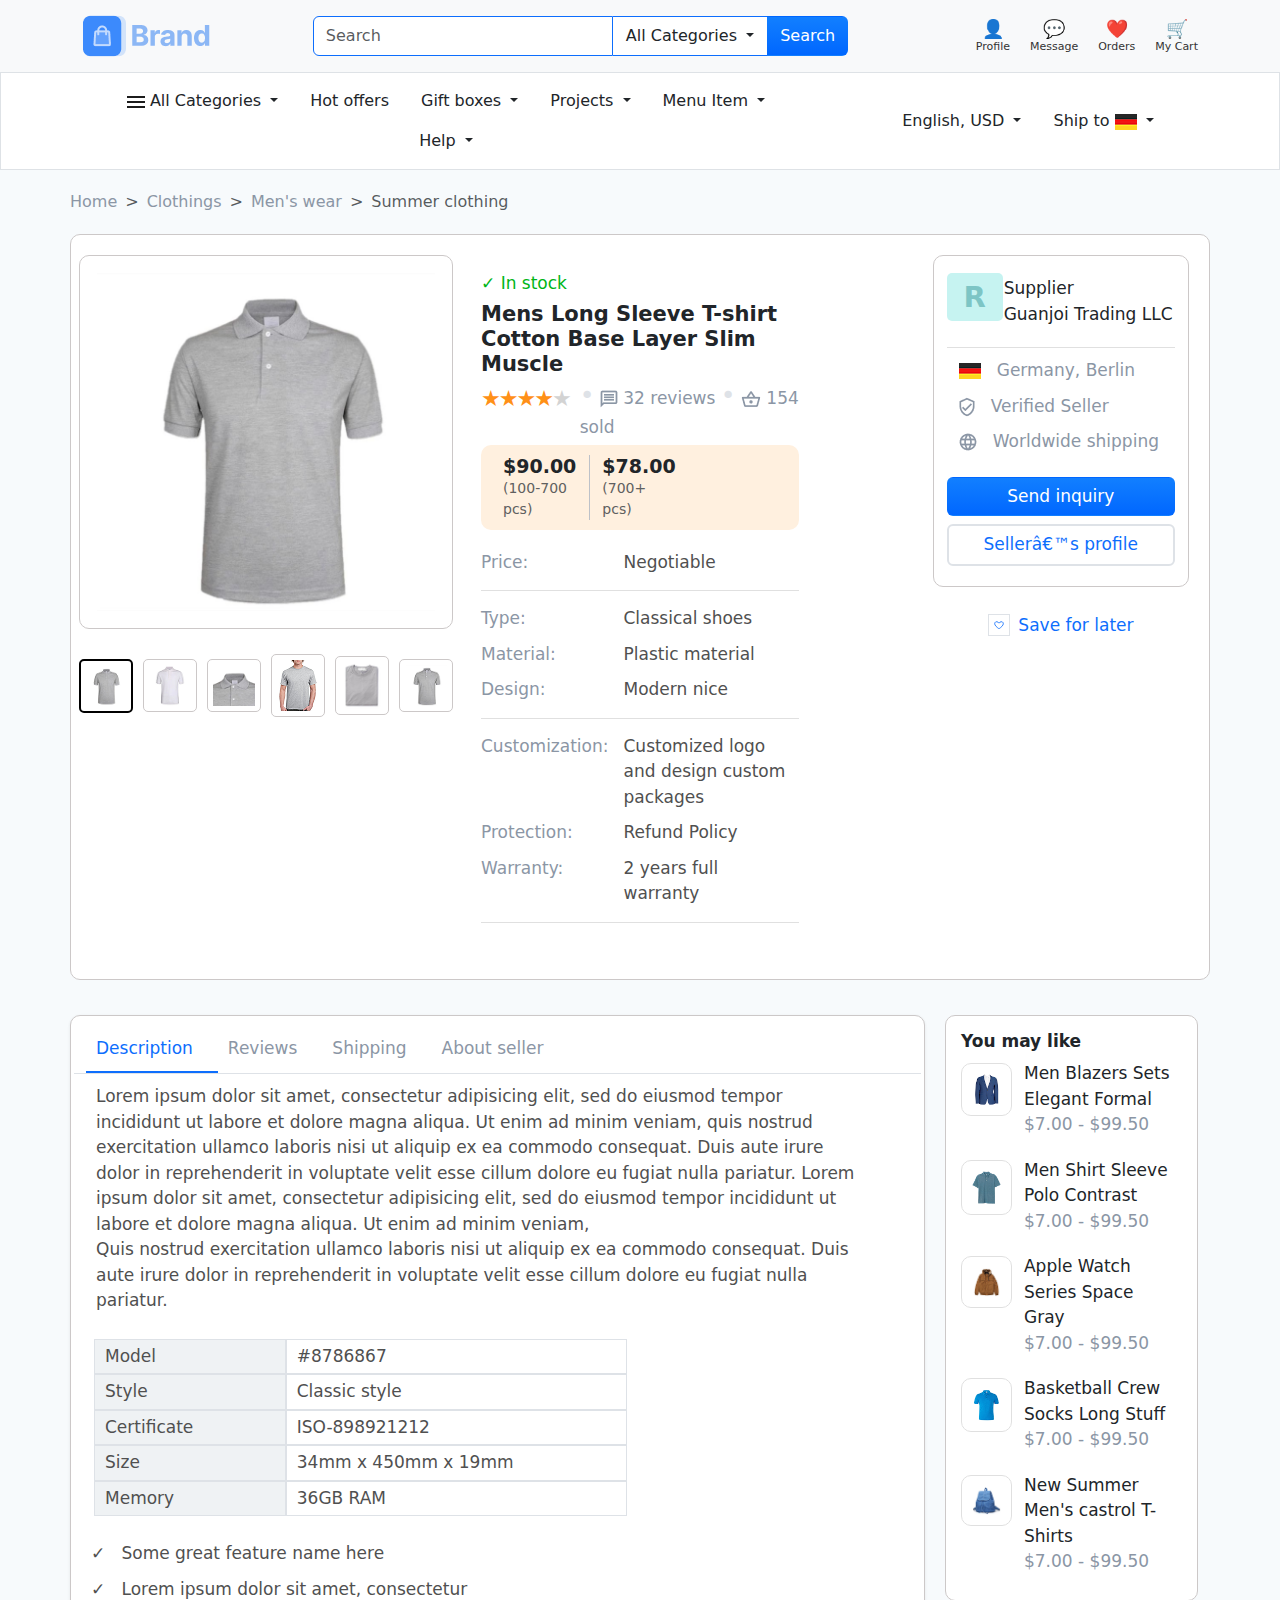
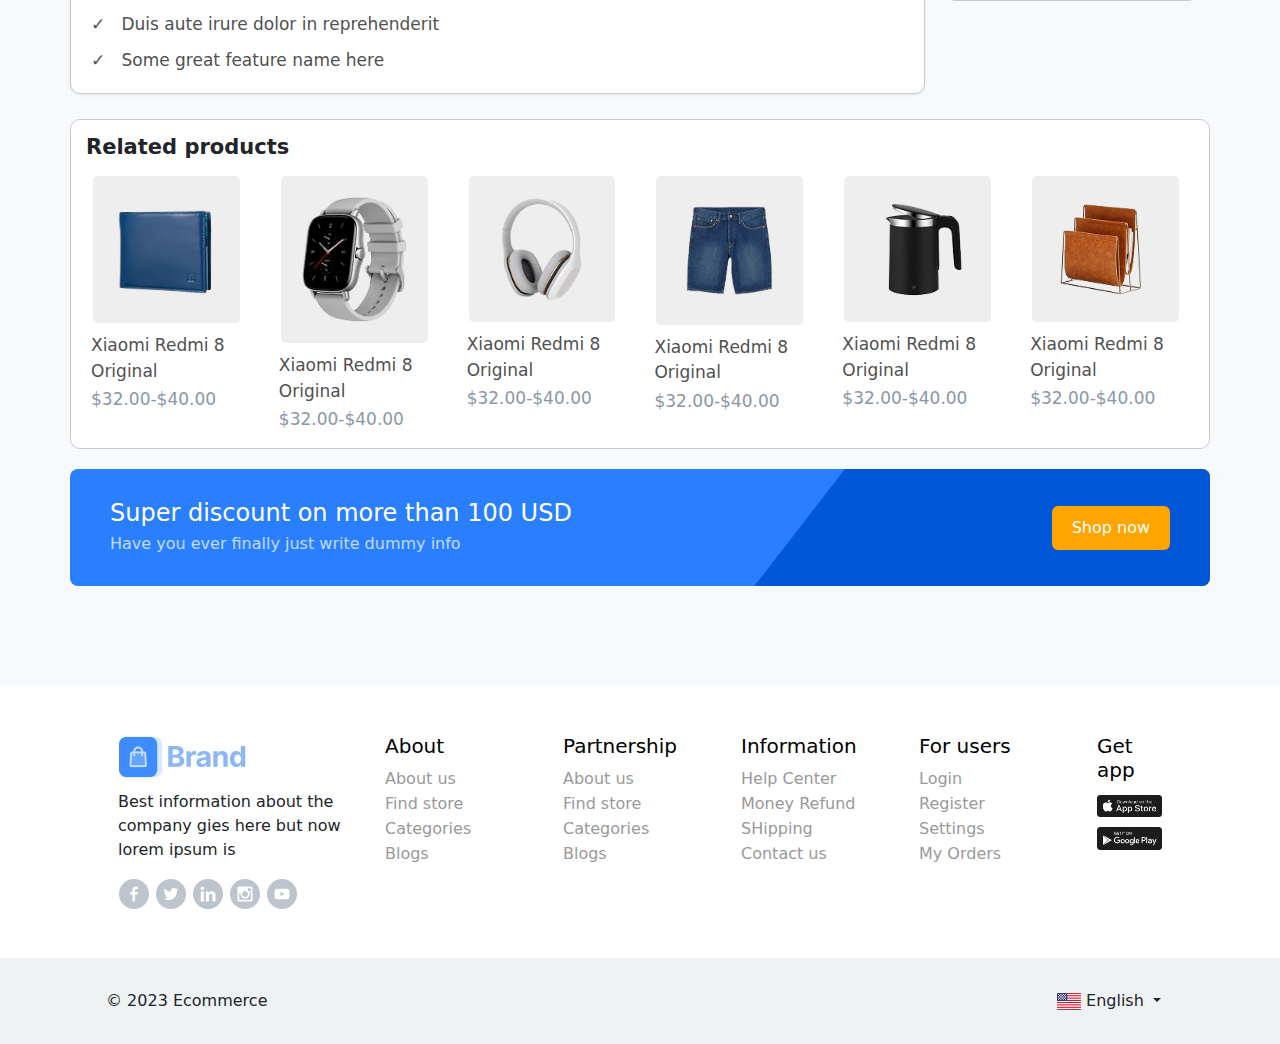
<file: page3.html>
<!doctype html>
<html lang="en">

<head>

    <title>Ecommerce Web Design</title>

    <!-- Required meta tags -->
    <meta charset="utf-8" />
    <meta name="viewport" content="width=device-width, initial-scale=1, shrink-to-fit=no" />

    <!-- Bootstrap CSS v5.3.3 -->
    <link href="https://cdn.jsdelivr.net/npm/bootstrap@5.3.3/dist/css/bootstrap.min.css" rel="stylesheet"
        integrity="sha384-QWTKZyjpPEjISv5WaRU9OFeRpok6YctnYmDr5pNlyT2bRjXh0JMhjY6hW+ALEwIH" crossorigin="anonymous" />
        
    <link rel="stylesheet" href="css/main.css" />

</head>

<body>

   <header>
        <nav class="navbar navbar-expand-lg bg-body-tertiary">
            <div class="container">
                    <a class="navbar-brand"><img src="assets/logo-colored.png" alt="Brand"></a>
                <button class="navbar-toggler" type="button" data-bs-toggle="collapse" data-bs-target="#navbarSupportedContent" aria-controls="navbarSupportedContent" aria-expanded="false" aria-label="Toggle navigation">
                <span class="navbar-toggler-icon"></span>
                </button>
                <div class="collapse navbar-collapse" id="navbarSupportedContent">
                    <form class="d-flex m-auto" role="search">
                        <input class="form-control search-nav" type="search" placeholder="Search" aria-label="Search"/>
                        <div class="btn-group drp-dwn">
                            <button
                                class="btn dropdown-toggle dd"
                                type="button"
                                id="triggerId"
                                data-bs-toggle="dropdown"
                                data-bs-display="static"
                                aria-haspopup="true"
                                aria-expanded="false"
                            >
                                All Categories
                            </button>
                            <div
                                class="dropdown-menu dropdown-menu-start"
                                aria-labelledby="triggerId"
                            >
                                <a class="dropdown-item" href="/page2.html">Electronics</a>
                                <a class="dropdown-item" href="/page2.html">Fashion</a>
                               
                                <a class="dropdown-item" href="/page2.html">Clothes and wear</a>
                             
                                <a class="dropdown-item" href="/page2.html">Tools, equipments</a>
                            </div>
                        </div>
                        <button class="btn btn-nav" type="submit">Search</button>
                    </form>
                    <div class="header-actions d-flex align-items-center ms-auto">

  <a href="#" class="action-item">
    <span>👤</span>
    <small>Profile</small>
  </a>

  <a href="#" class="action-item">
    <span>💬</span>
    <small>Message</small>
  </a>

  <a href="#" class="action-item">
    <span>❤️</span>
    <small>Orders</small>
  </a>

  <a href="page4.html" class="action-item">
    <span>🛒</span>
    <small>My Cart</small>
  </a>

</div>
                </div>
            </div>
        </nav>

        <div class="container-fluid border p-2">
            <div class="container p-0">
                <div class="row align-items-center">
                    <!-- Left Navigation -->
                    <div class="col-lg-8">
                        <nav>
                            <ul class="nav justify-content-center flex-wrap">
                                <li class="nav-item dropdown">
                                    <a class="nav-link dropdown-toggle text-dark" href="#" id="dropdownCategories"
                                    data-bs-toggle="dropdown" data-bs-display="static" aria-haspopup="true" aria-expanded="false">
                                        <img src="assets/Vector.png" alt=""> All Categories
                                    </a>
                                    <div class="dropdown-menu" aria-labelledby="dropdownCategories">
                                        <a class="dropdown-item" href="page2.html">Automobiles</a>
                                        <a class="dropdown-item disabled" href="page2.html">Clothes and wear</a>
             
                                        <a class="dropdown-item" href="page2.html">Tools & equipment</a>
         
                                        <a class="dropdown-item" href="page2.html">Home interiors</a>
                                    </div>
                                </li>
                                <li class="nav-item">
                                    <a class="nav-link text-dark" href="page2.html">Hot offers</a>
                                </li>
                                <li class="nav-item dropdown">
                                  
                                    <a class="nav-link dropdown-toggle text-dark" href="#" id="dropdowngift"
                                    data-bs-toggle="dropdown" data-bs-display="static" aria-haspopup="true" aria-expanded="false">
                                    Gift boxes
                                    </a>
                                    <div class="dropdown-menu" aria-labelledby="dropdowngift">
                                        <a class="dropdown-item" href="page2.html">Birthday</a>
                                        <a class="dropdown-item" href="page2.html">Wedding</a>
             
                                        <a class="dropdown-item" href="page2.html">Anniversary</a>
         
                                        <a class="dropdown-item" href="page2.html">Valentine's Day</a>
                                        <a class="dropdown-item" href="page2.html">Christmas</a>
                                        <a class="dropdown-item" href="page2.html">New Year</a>
                                        <a class="dropdown-item" href="page2.html">Other</a>
                                    </div>
                                </li>
                                <li class="nav-item dropdown">
                                  
                                    <a class="nav-link dropdown-toggle text-dark" href="#" id="dropdowngift"
                                    data-bs-toggle="dropdown" data-bs-display="static" aria-haspopup="true" aria-expanded="false">
                                    Projects
                                    </a>
                                    <div class="dropdown-menu" aria-labelledby="dropdowngift">
                                        <a class="dropdown-item" href="page2.html">Construction</a>
                                        <a class="dropdown-item" href="page2.html">IT</a>
             
                                        <a class="dropdown-item" href="page2.html">Design</a>
         
                                        <a class="dropdown-item" href="page2.html">Marketing</a>
                                        <a class="dropdown-item" href="page2.html">Other</a>
                                    </div>
                                </li>
                                <li class="nav-item dropdown">
                                  
                                    <a class="nav-link dropdown-toggle text-dark" href="#" id="dropdowngift"
                                    data-bs-toggle="dropdown" data-bs-display="static" aria-haspopup="true" aria-expanded="false">
                                    Menu Item
                                    </a>
                                    <div class="dropdown-menu" aria-labelledby="dropdowngift">
                                        <a class="dropdown-item" href="page2.html">Option 1</a>
                                        <a class="dropdown-item" href="page2.html">Option 2</a>
             
                                        <a class="dropdown-item" href="page2.html">Option 3</a>
         
                                
                                    </div>
                                </li>
                                <li class="nav-item dropdown">
                                    <a class="nav-link dropdown-toggle text-dark" href="#" id="dropdownHelp"
                                    data-bs-toggle="dropdown" data-bs-display="static" aria-haspopup="true" aria-expanded="false">
                                        Help
                                    </a>
                                    <div class="dropdown-menu" aria-labelledby="dropdownHelp">
                                        <a class="dropdown-item" href="#">Support</a>
                                        <a class="dropdown-item" href="#">FAQs</a>
                                       
                                        <a class="dropdown-item" href="#">Contact</a>
       
                                    </div>
                                </li>
                            </ul>
                        </nav>
                    </div>

                    <!-- Right Options -->
                    <div class="col-lg-4">
                        <nav>
                            <ul class="nav justify-content-center">
                                <li class="nav-item dropdown">
                                    <a class="nav-link dropdown-toggle text-dark" href="#" id="dropdownLanguage"
                                    data-bs-toggle="dropdown" data-bs-display="static" aria-haspopup="true" aria-expanded="false">
                                        English, USD
                                    </a>
                                    <div class="dropdown-menu" aria-labelledby="dropdownLanguage">
                                        <h6 class="dropdown-header">Language & currency</h6>
                                        <a class="dropdown-item" href="#">
                                            <img src="assets/flag2.png" alt="" style="width:20px; margin-right:8px;">
                                            English, USD
                                        </a>
                                        <a class="dropdown-item" href="#">
                                            <img src="assets/FR@2x.png" alt="" style="width:20px; margin-right:8px;">
                                            Français, EUR
                                        </a>
                                        <a class="dropdown-item" href="#">
                                            <img src="assets/AE@2x.png" alt="" style="width:20px; margin-right:8px;">
                                            العربية، AED
                                        </a>
                                        <a class="dropdown-item" href="#">
                                            <img src="assets/GB@2x.png" alt="" style="width:20px; margin-right:8px;">
                                            English, GBP
                                        </a>
                                        <a class="dropdown-item" href="#">
                                            <img src="assets/CN@2x.png" alt="" style="width:20px; margin-right:8px;">
                                            中文, CNY
                                        </a>
                                    </div>
                                </li>
                                <li class="nav-item dropdown">
                                    <a class="nav-link dropdown-toggle text-dark" href="#" id="dropdownShipping"
                                    data-bs-toggle="dropdown" data-bs-display="static" aria-haspopup="true" aria-expanded="false">
                                        Ship to <img src="assets/flag1.png" alt="">
                                    </a>
                                    <div class="dropdown-menu" aria-labelledby="dropdownShipping">
                                        <h6 class="dropdown-header">Choose region</h6>
                                        <a class="dropdown-item" href="#">
                                            <img src="assets/US@2x.png" alt="" style="width:20px; margin-right:8px;">
                                            United States
                                        </a>
                                        <a class="dropdown-item" href="#">
                                            <img src="assets/AE@2x.png" alt="" style="width:20px; margin-right:8px;">
                                            United Arab Emirates
                                        </a>
                                        <a class="dropdown-item" href="#">
                                            <img src="assets/FR@2x.png" alt="" style="width:20px; margin-right:8px;">
                                            France
                                        </a>
                                        <a class="dropdown-item" href="#">
                                            <img src="assets/CN@2x.png" alt="" style="width:20px; margin-right:8px;">
                                            China
                                        </a>
                                        <a class="dropdown-item" href="#">
                                            <img src="assets/GB@2x.png" alt="" style="width:20px; margin-right:8px;">
                                            United Kingdom
                                        </a>
                                    </div>
                                </li>
                            </ul>
                        </nav>
                    </div>
                </div>
            </div>
        </div>

    </header>

    <main class="u-45f6f351">
        <!-- Breadcrumb -->
        <div class="container">
            <div class="row">
                <nav class="u-fe7e287f" aria-label="breadcrumb">
                    <ol class="breadcrumb u-e2b74ba6">
                        <li class="breadcrumb-item"><a class="u-913e1de1" href="index.html">Home</a></li>
                        <li class="breadcrumb-item"><a class="u-913e1de1" href="page2.html">Clothings</a></li>
                        <li class="breadcrumb-item"><a class="u-913e1de1" href="page2.html">Men's wear</a></li>
                        <li class="breadcrumb-item active u-ffa3a694" aria-current="page">
                            Summer clothing</li>
                    </ol>
                </nav>
            </div>
        </div>
        
        <!-- Details section -->
        <section class="u-3918df41">
            <div class="container sects">
                <div class="row">
                    <div class="col-lg-4">
                        <div class="row">
                            <div class="col-md-12 sects u-41868844">
                                <img class="u-ef751237" src="assets/image34s.png" id="main-image" alt="">
                            </div>
                            <div class="col-md-12">
                                <div class="row grid-view">
                                    <img src="assets/image 38s.png" class="t active u-9476c825" alt="">
                                    
                                    <img src="assets/image 35s.png" class="t u-9476c825" alt="">
                                    
                                    <img src="assets/image 40s.png" class="t u-9476c825" alt="">
                                    
                                    <img src="assets/image 36s.png" class="t u-9476c825" alt="">
                                    
                                    <img src="assets/image 37s.png" class="t u-9476c825" alt="">
                                    
                                    <img src="assets/image 39s.png" class="t u-9476c825" alt="">
                                </div>
                            </div>
                        </div>
                    </div>
                    <div class="col-lg-4">
                        <div class="row p-3">
                            <p class="dis u-219e7eea"><span>&#10003;</span> In stock</p>
                            <h4 class="dis u-e8e671fe">Mens Long Sleeve T-shirt Cotton Base Layer Slim Muscle</h4>
                            <div class="star-rating u-84d7b951">
                                <span class="star active" data-value="1">&#9733;</span>
                                <span class="star active" data-value="2">&#9733;</span>
                                <span class="star active" data-value="3">&#9733;</span>
                                <span class="star active" data-value="4">&#9733;</span>
                                <span class="star" data-value="5">&#9733;</span>
                                <span class="u-3ec6a41a" >
                                    <span class="u-4a66dbfa">&bull;</span>
                                    <img src="assets/Vector8.png" alt=""> 32 reviews <span class="u-4a66dbfa">&bull;</span>
                                    <img src="assets/Vector9.png" alt=""> 154 sold
                                </span>
                            </div>
                            <div class="u-84d7b951">
                                <div class="dis2">
                                    <div class="row">
                                        <div class="col-lg-4 dis3">
                                            <h5 class="u-f152e0a8">$98.00</h5>
                                            <p class="u-469502de">(50-100 pcs)</p>
                                        </div>
                                        <div class="col-lg-4 dis u-bf9fd056">
                                            <h5 class="u-4f9d231c">$90.00</h5>
                                            <p class="u-469502de">(100-700 pcs)</p>
                                        </div>
                                        <div class="col-lg-4 dis">
                                            <h5 class="u-4f9d231c">$78.00</h5>
                                            <p class="u-469502de">(700+ pcs)</p>
                                        </div>
                                    </div>
                                </div>
                            </div>
                            <div class="u-84d7b951">
                                <div class="dis u-46628233">
                                    <div class="row">
                                        <div class="col-md-5">
                                            <p class="u-db52320c">Price:</p>
                                        </div>
                                        <div class="col-md-7">
                                            <p class="u-7a607394">Negotiable</p>
                                        </div>
                                    </div>
                                </div>
                                <div class="u-46628233">
                                    <div class="row">
                                        <div class="col-5">
                                            <p class="u-db52320c">Type:</p>
                                        </div>
                                        <div class="col-7">
                                            <p class="u-7a607394">Classical shoes</p>
                                        </div>
                                    </div>
                                    <div class="row u-09a03481">
                                        <div class="col-5">
                                            <p class="u-db52320c">Material:</p>
                                        </div>
                                        <div class="col-7">
                                            <p class="u-7a607394">Plastic material</p>
                                        </div>
                                    </div>
                                    <div class="row">
                                        <div class="col-5">
                                            <p class="u-db52320c">Design:</p>
                                        </div>
                                        <div class="col-7">
                                            <p class="u-7a607394">Modern nice</p>
                                        </div>
                                    </div>
                                </div>
                                <div class="dis u-ea17663b">
                                    <div class="row">
                                        <div class="col-md-5">
                                            <p class="u-db52320c">Customization:</p>
                                        </div>
                                        <div class="col-md-7">
                                            <p class="u-7a607394">Customized logo and design custom packages</p>
                                        </div>
                                    </div>
                                    <div class="row u-09a03481">
                                        <div class="col-md-5">
                                            <p class="u-db52320c">Protection:</p>
                                        </div>
                                        <div class="col-md-7">
                                            <p class="u-7a607394">Refund Policy</p>
                                        </div>
                                    </div>
                                    <div class="row">
                                        <div class="col-md-5">
                                            <p class="u-db52320c">Warranty:</p>
                                        </div>
                                        <div class="col-md-7">
                                            <p class="u-7a607394">2 years full warranty </p>
                                        </div>
                                    </div>
                                </div>
                            </div>
                        </div>
                    </div>
                    <div class="col-lg-1"></div>
                    <div class="col-lg-3">
                        <div class="u-ab43e4c5">
                            <div class="row">
                                <div class="col-md-12 u-7e2c0c26">
                                    <div class="row">
                                        <div class="col-2 col-lg-3 p-0">
                                            <div>
                                                <span class="u-9205ec0d">R</span>
                                            </div>
                                        </div>
                                        <div class="col-10 col-lg-9">
                                            <div class="row">
                                                <div class="col-md-12 p-0">
                                                    <p class="u-a79ccec7">Supplier</p>
                                                </div>
                                                <div class="col-md-12 p-0">
                                                    <p class="u-a79ccec7">Guanjoi Trading LLC</p>
                                                </div>
                                            </div>
                                        </div>
                                    </div>
                                </div>
                                <div class="col-lg-12 col-4 u-07c308b0">
                                   <p class="u-9caf0903"><img src="assets/flag1.png" alt=""> &nbsp; Germany, <span class="dis">Berlin</span></p>
                                </div>
                                <div class="col-lg-12 col-4 u-3837456d">
                                   <p class="u-9caf0903"><img src="assets/Vector10.png" alt=""> &nbsp; Verified <span class="dis">Seller</span></p>
                                </div>
                                <div class="col-lg-12 col-4 dis4">
                                   <p class="u-9caf0903"><img src="assets/Vector11.png" alt=""> &nbsp; Worldwide <span class="dis">shipping</span></p>
                                </div>
                                <div class="col-md-12 u-5c7efbdd">
                                    <div class="row">
                                        <button class="btn align-items-center u-ac3fd8d4">
                                            <p class="u-e7b784a6">Send inquiry</p>
                                        </button>
                                    </div>
                                    <div class="row dis u-68a09f73">
                                        <button class="btn align-items-center u-a22afe33">
                                            <p class="u-54a8bc40">
                                                Sellerâ€™s profile
                                            </p>
                                        </button>
                                    </div>
                                </div>
                            </div>
                        </div>
                        <div>
                            <button onclick="goToPage2()" class="liveToastBtn u-8813698f">
                                <svg class="heart" viewBox="0 0 24 24" tabindex="0" xmlns="http://www.w3.org/2000/svg">
                                    <path d="M12 21s-6.9-4.3-9.5-9.1C0.4 8.2 2.4 3.6 7 4.1c2.2.2 3.6 1.9 5 3.4 1.4-1.5 2.8-3.2 5-3.4 4.6-0.5 6.6 4.1 4.5 7.8C18.9 16.7 12 21 12 21z"/>
                                </svg> Save for later
                            </button>
                            <!-- Toast -->
                            <div class="toast-container position-fixed bottom-0 end-0 p-3">
                                <div id="liveToast" class="toast" role="alert" aria-live="assertive" aria-atomic="true">
                                    <div class="toast-header">
                                    <img class="rounded me-2" alt="...">
                                    <strong class="me-auto">Bootstrap</strong>
                                    <small>11 mins ago</small>
                                    <button type="button" class="btn-close" data-bs-dismiss="toast" aria-label="Close"></button>
                                    </div>
                                    <div class="toast-body">
                                    Item saved
                                    </div>
                                </div>
                            </div>
                        </div>
                    </div>
                </div>
            </div>
        </section>

        <!-- Description and reviews section -->
        <section>
            <div class="container dis">
                <div class="row">
                    <div class="col-md-9 sects2 u-6f09ab89">
                        <div class="row">
                            <div class="col-md-12 u-8bb3ec17">
                                <button class="des active">Description</button>
                                <button class="des">Reviews</button>
                                <button class="des">Shipping</button>
                                <button class="des">About seller</button>
                            </div>
                            <div class="col-md-12">
                                <p class="u-2b411277">Lorem ipsum dolor sit amet, consectetur adipisicing elit,
                                    sed do eiusmod tempor incididunt ut labore et dolore magna aliqua. Ut enim ad minim veniam, quis nostrud
                                    exercitation ullamco laboris nisi ut aliquip ex ea commodo consequat. Duis aute irure dolor in reprehenderit in
                                    voluptate velit esse cillum dolore eu fugiat nulla pariatur. Lorem ipsum dolor sit amet, consectetur adipisicing
                                    elit, sed do eiusmod tempor incididunt ut labore et dolore magna aliqua. Ut enim ad minim veniam, <br>
                                    Quis nostrud exercitation ullamco laboris nisi ut aliquip ex ea commodo consequat. Duis aute irure dolor in
                                    reprehenderit in voluptate velit esse cillum dolore eu fugiat nulla pariatur. </p>
                            </div>

                            <!-- Model and style -->
                            <div class="col-md-12">
                                <div class="row">
                                    <div class="col-md-3 det-txt1">
                                        <p class="des2 bg">Model</p>
                                    </div>
                                    <div class="col-md-5 det-txt2">
                                        <p class="des2">#8786867</p>
                                    </div>
                                </div>
                                <div class="row">
                                    <div class="col-md-3 det-txt1">
                                        <p class="des2 bg">Style</p>
                                    </div>
                                    <div class="col-md-5 det-txt2">
                                        <p class="des2">Classic style</p>
                                    </div>
                                </div>
                                <div class="row">
                                    <div class="col-md-3 det-txt1">
                                        <p class="des2 bg">Certificate</p>
                                    </div>
                                    <div class="col-md-5 det-txt2">
                                        <p class="des2">ISO-898921212</p>
                                    </div>
                                </div>
                                <div class="row">
                                    <div class="col-md-3 det-txt1">
                                        <p class="des2 bg">Size</p>
                                    </div>
                                    <div class="col-md-5 det-txt2">
                                        <p class="des2">34mm x 450mm x 19mm</p>
                                    </div>
                                </div>
                                <div class="row">
                                    <div class="col-md-3 det-txt1">
                                        <p class="des2 bg">Memory</p>
                                    </div>
                                    <div class="col-md-5 det-txt2">
                                        <p class="des2">36GB RAM</p>
                                    </div>
                                </div>
                            </div>

                            <div class="col-md-12 u-194b571d">
                                <p class="det-txt3">&#10003; &nbsp; Some great feature name here</p>
                                <p class="det-txt3">&#10003; &nbsp; Lorem ipsum dolor sit amet, consectetur </p>
                                <p class="det-txt3">&#10003; &nbsp; Duis aute irure dolor in reprehenderit</p>
                                <p class="det-txt3">&#10003; &nbsp; Some great feature name here</p>
                            </div>
                        </div>
                    </div>
                    <!-- You may like -->
                    <div class="col-md-3 u-da7330ff">
                        <div class="sects2">
                            <h6 class="u-5a9dff49">You may like</h6>
                            <div class="col-md-12 u-7b8b1415">
                                <div class="row">
                                    <div class="col-sm-4 col-md-12 col-lg-4">
                                        <div class="may-like">
                                            <img class="u-ef751237" src="assets/image 302.png" alt="">
                                        </div>
                                    </div>
                                    <div class="col-sm-8 col-md-12 col-lg-8 u-09a03481">
                                        <p class="d-txt">Men Blazers Sets Elegant Formal</p>
                                        <p class="u-7fe2f0ca">$7.00 - $99.50</p>
                                    </div>
                                </div>
                                <div class="row">
                                    <div class="col-sm-4 col-md-12 col-lg-4">
                                        <div class="may-like">
                                            <img class="u-ef751237" src="assets/Bitmap3.png" alt="">
                                        </div>
                                    </div>
                                    <div class="col-sm-8 col-md-12 col-lg-8 u-09a03481">
                                        <p class="d-txt">Men Shirt Sleeve Polo Contrast</p>
                                        <p class="d-txt u-ffa3a694">$7.00 - $99.50</p>
                                    </div>
                                </div>
                                <div class="row">
                                    <div class="col-sm-4 col-md-12 col-lg-4">
                                        <div class="may-like">
                                            <img class="u-ef751237" src="assets/2 12.png" alt="">
                                        </div>
                                    </div>
                                    <div class="col-sm-8 col-md-12 col-lg-8 u-09a03481">
                                        <p class="d-txt">Apple Watch Series Space Gray</p>
                                        <p class="d-txt u-ffa3a694">$7.00 - $99.50</p>
                                    </div>
                                </div>
                                <div class="row">
                                    <div class="col-sm-4 col-md-12 col-lg-4">
                                        <div class="may-like">
                                            <img class="u-ef751237" src="assets/image 252.png" alt="">
                                        </div>
                                    </div>
                                    <div class="col-sm-8 col-md-12 col-lg-8 u-09a03481">
                                        <p class="d-txt">Basketball Crew Socks Long Stuff</p>
                                        <p class="d-txt u-ffa3a694">$7.00 - $99.50</p>
                                    </div>
                                </div>
                                <div class="row">
                                    <div class="col-sm-4 col-md-12 col-lg-4">
                                        <div class="may-like">
                                            <img class="u-ef751237" src="assets/image 262.png" alt="">
                                        </div>
                                    </div>
                                    <div class="col-sm-8 col-md-12 col-lg-8 u-09a03481">
                                        <p class="d-txt">New Summer Men's  castrol T-Shirts</p>
                                        <p class="d-txt u-ffa3a694">$7.00 - $99.50</p>
                                    </div>
                                </div>
                            </div>
                        </div>
                    </div>
                </div>
            </div>
        </section>

        <!-- Related products -->
        <section>
            <div class="container">
                <div class="row">
                    <div class="col-md-12 sects2 u-4838df49">
                        <div class="row">
                            <div class="col-md-12">
                                <h4 class="u-755e8a26">Related products</h4>
                            </div>
                            <div class="col-md-12">
                                <div class="row grid-view">
                                    <!-- 1 -->
                                    <div>
                                        <div class="rel-bg">
                                            <img class="u-1f587875" src="assets/image242.png" alt="">
                                        </div>
                                        <div class="col-md-12 u-9104b35a">
                                            <p class="d-txt u-3fb27235">Xiaomi Redmi 8 <br> Original</p>
                                            <p class="d-txt u-f7eb4caf">$32.00-$40.00</p>
                                        </div>
                                    </div>
                                    <!-- 2 -->
                                    <div>
                                        <div class="rel-bg">
                                            <img class="u-1f587875" src="assets/image_35-removebg-preview.png" alt="">
                                        </div>
                                        <div class="col-md-12 u-9104b35a">
                                            <p class="d-txt u-3fb27235">Xiaomi Redmi 8 <br> Original</p>
                                            <p class="d-txt u-f7eb4caf">$32.00-$40.00</p>
                                        </div>
                                    </div>
                                    <!-- 3 -->
                                    <div>
                                        <div class="rel-bg">
                                            <img class="u-86d2076f" src="assets/image_86-removebg-preview.png" alt="">
                                        </div>
                                        <div class="col-md-12 u-9104b35a">
                                            <p class="d-txt u-3fb27235">Xiaomi Redmi 8 <br> Original</p>
                                            <p class="d-txt u-f7eb4caf">$32.00-$40.00</p>
                                        </div>
                                    </div>
                                    <!-- 4 -->
                                    <div>
                                        <div class="rel-bg">
                                            <img class="u-43df6a6d" src="assets/Bitmap-removebg-preview.png" alt="">
                                        </div>
                                        <div class="col-md-12 u-9104b35a">
                                            <p class="d-txt u-3fb27235">Xiaomi Redmi 8 <br> Original</p>
                                            <p class="d-txt u-f7eb4caf">$32.00-$40.00</p>
                                        </div>
                                    </div>
                                    <!-- 5 -->
                                    <div>
                                        <div class="rel-bg">
                                            <img class="u-2a6e07c9" src="assets/image_85-removebg-preview.png" alt="">
                                        </div>
                                        <div class="col-md-12 u-9104b35a">
                                            <p class="d-txt u-3fb27235">Xiaomi Redmi 8 <br> Original</p>
                                            <p class="d-txt u-f7eb4caf">$32.00-$40.00</p>
                                        </div>
                                    </div>
                                    <!-- 6 -->
                                    <div>
                                        <div class="rel-bg">
                                            <img class="u-86d2076f" src="assets/rasm-removebg-preview.png" alt="">
                                        </div>
                                        <div class="col-md-12 u-9104b35a">
                                            <p class="d-txt u-3fb27235">Xiaomi Redmi 8 <br> Original</p>
                                            <p class="d-txt u-f7eb4caf">$32.00-$40.00</p>
                                        </div>
                                    </div>
                                </div>
                            </div>
                        </div>
                    </div>
                </div>
            </div>
        </section>

        <!-- Promo Banner -->
        <section>
            <div class="container">
                <div class="row">
                    <div class="promo-banner">
                        <div class="promo-text">
                            <h2>Super discount on more than 100 USD</h2>
                            <p>Have you ever finally just write dummy info</p>
                        </div>
                        <button class="promo-button">Shop now</button>
                    </div>
                </div>
            </div>
        </section>
        
    </main>

    <footer>
        <!-- place footer here -->
        <div class="container p-5">
            <div class="row">
                <div class="col-md-3">
                    <img src="assets/logo-colored.png" alt="">
                    <p class="u-07c308b0">Best information about the company gies here but now lorem ipsum is</p>
                    <img src="assets/facebook3.png" class="p" alt="">
                    <img src="assets/twitter3.png" class="p" alt="">
                    <img src="assets/linkedin3.png" class="p" alt="">
                    <img src="assets/instagram3.png" class="p" alt="">
                    <img src="assets/youtube3.png" class="p" alt="">
                </div>
                <div class="col-md-2 u-6f01f015">
                    <h5 class="u-42bfb508">About</h5>
                    About us <br>
                    Find store <br>
                    Categories <br>
                    Blogs <br>
                </div>
                <div class="col-md-2 u-6f01f015">
                    <h5 class="u-42bfb508">Partnership</h5>
                    About us <br>
                    Find store <br>
                    Categories <br>
                    Blogs <br>
                </div>
                <div class="col-md-2 u-6f01f015">
                    <h5 class="u-42bfb508">Information</h5>
                    Help Center <br>
                    Money Refund <br>
                    SHipping <br>
                    Contact us <br>
                </div>
                <div class="col-md-2 u-6f01f015">
                    <h5 class="u-42bfb508">For users</h5>
                    Login <br>
                    Register <br>
                    Settings <br>
                    My Orders <br>
                </div>
                <div class="col-md-1 u-6f01f015">
                    <h5 class="u-42bfb508">Get app</h5>
                    <img src="assets/market-button-appstore.png" class="p u-36eb4ced" alt="">
                    <img src="assets/market-button-playstore.png" class="p u-36eb4ced" alt="">
                </div>
            </div>
        </div>
        <div class="u-e90cbe91">
            <div class="container">
                <div class="row p-4">
                    <div class="col-md-6 align-self-center">
                        <p class="u-e2b74ba6">&copy; 2023 Ecommerce</p>
                    </div>
                    <div class="col-md-6">
                        <div class="dropdown u-db3b3887">
                            <button class="btn dropdown-toggle" type="button" data-bs-toggle="dropdown"
                                aria-expanded="false">
                                <img src="assets/flag2.png" alt=""> English
                            </button>
                            <ul class="dropdown-menu">
                                <li><a class="dropdown-item" href="#">Action</a></li>
                                <li><a class="dropdown-item" href="#">Another action</a></li>
                                <li><a class="dropdown-item" href="#">Something else here</a></li>
                            </ul>
                        </div>
                    </div>
                </div>
            </div>
        </div>
    </footer>

    <!-- Bootstrap JavaScript Libraries -->
    <script src="https://cdn.jsdelivr.net/npm/@popperjs/core@2.11.8/dist/umd/popper.min.js"
        integrity="sha384-I7E8VVD/ismYTF4hNIPjVp/Zjvgyol6VFvRkX/vR+Vc4jQkC+hVqc2pM8ODewa9r"
        crossorigin="anonymous"></script>

    <script src="https://cdn.jsdelivr.net/npm/bootstrap@5.3.2/dist/js/bootstrap.min.js"
        integrity="sha384-BBtl+eGJRgqQAUMxJ7pMwbEyER4l1g+O15P+16Ep7Q9Q+zqX6gSbd85u4mG4QzX+"
        crossorigin="anonymous"></script>
        
    <script src="js/main.js"></script>

    <script>

        function goToPage2() {
            localStorage.setItem("runFunction2", "true");

            const toastTriggers = document.querySelectorAll('.liveToastBtn');
            const toastLiveExample = document.getElementById('liveToast');

            if (toastLiveExample) {
                const toastBootstrap = bootstrap.Toast.getOrCreateInstance(toastLiveExample);
                toastBootstrap.show();
            }
        }   

        const buttons = document.querySelectorAll('.des');

        buttons.forEach(btn => {
                btn.addEventListener('click', () => {
                    buttons.forEach(b => b.classList.remove('active')); // remove from all
                    btn.classList.add('active'); // add to clicked
                });
            });

        const mainImage = document.getElementById('main-image');
        const buttonss = document.querySelectorAll('.t');

        buttonss.forEach(btn => {
                btn.addEventListener('click', () => {
                    buttonss.forEach(b => b.classList.remove('active')); // remove from all
                    btn.classList.add('active'); // add to clicked
                    mainImage.src = btn.src; 
                });
            });

    </script>

</body>

</html>
</file>
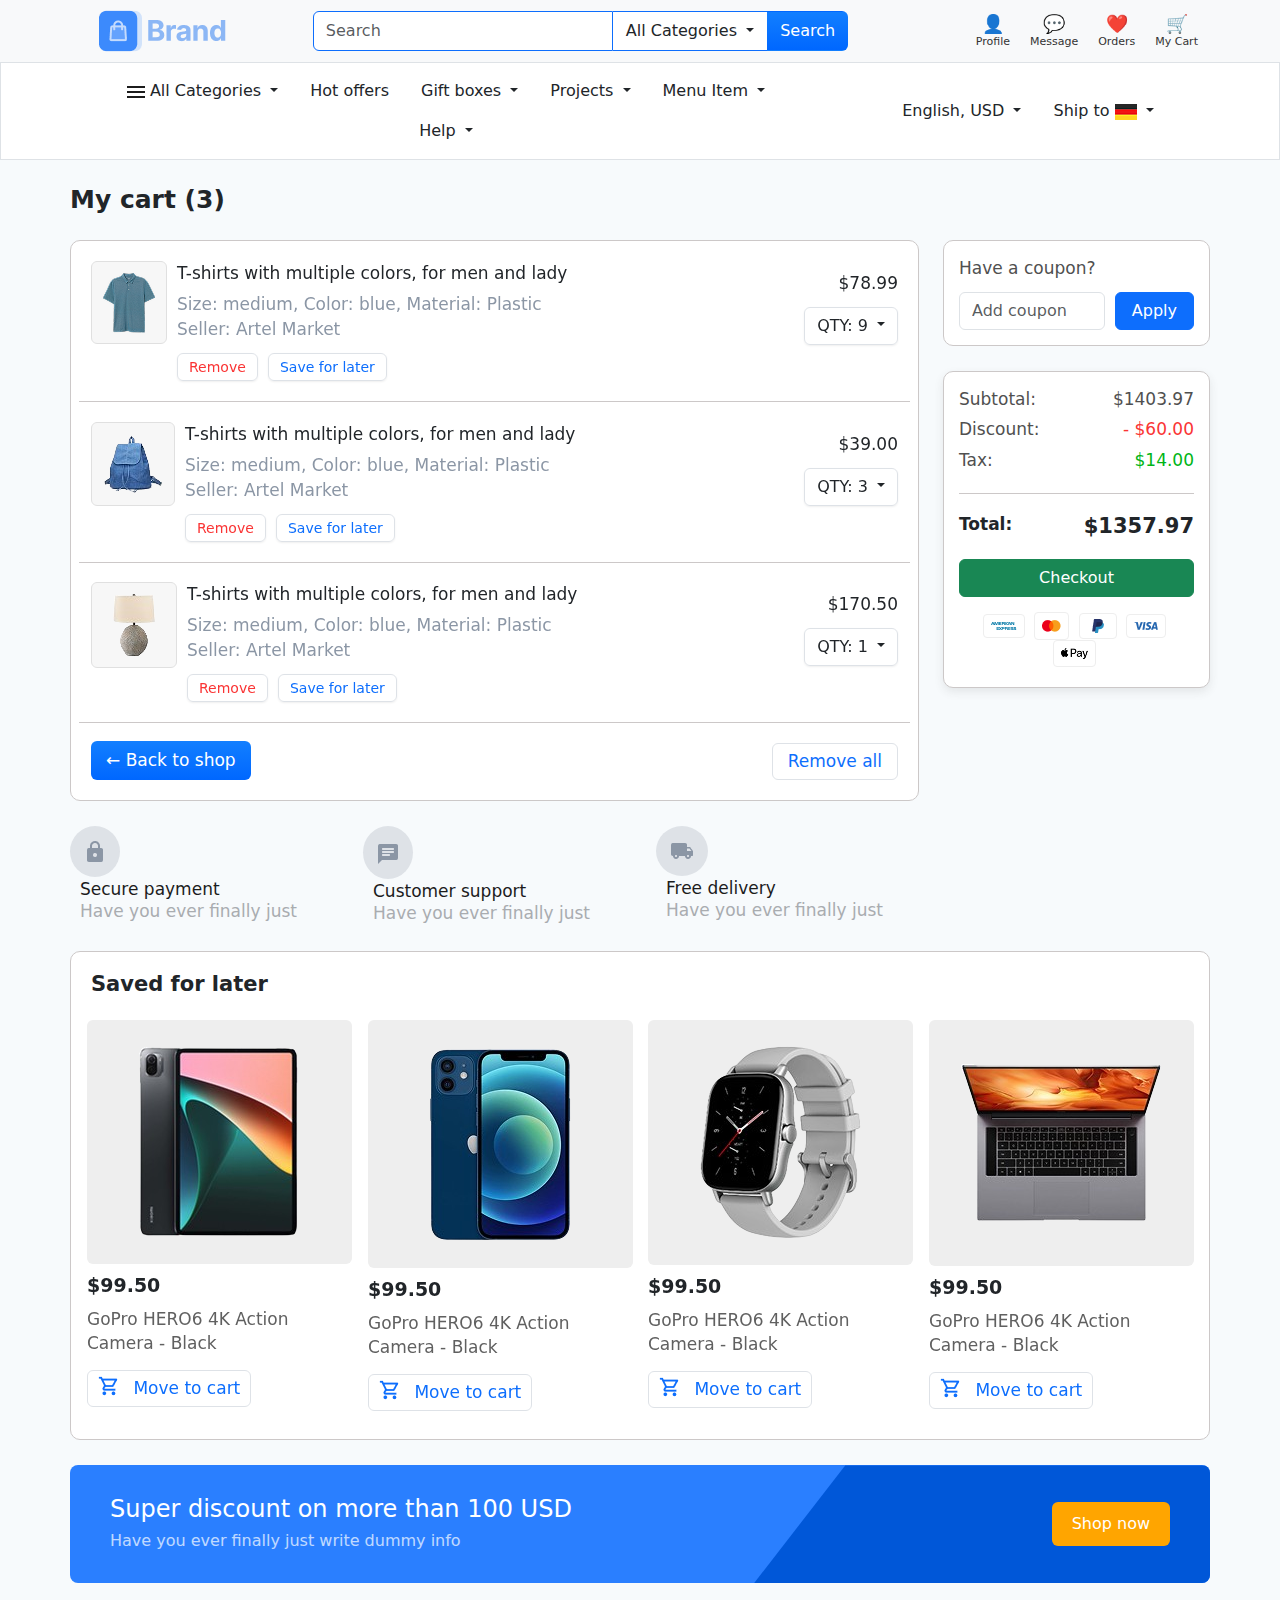
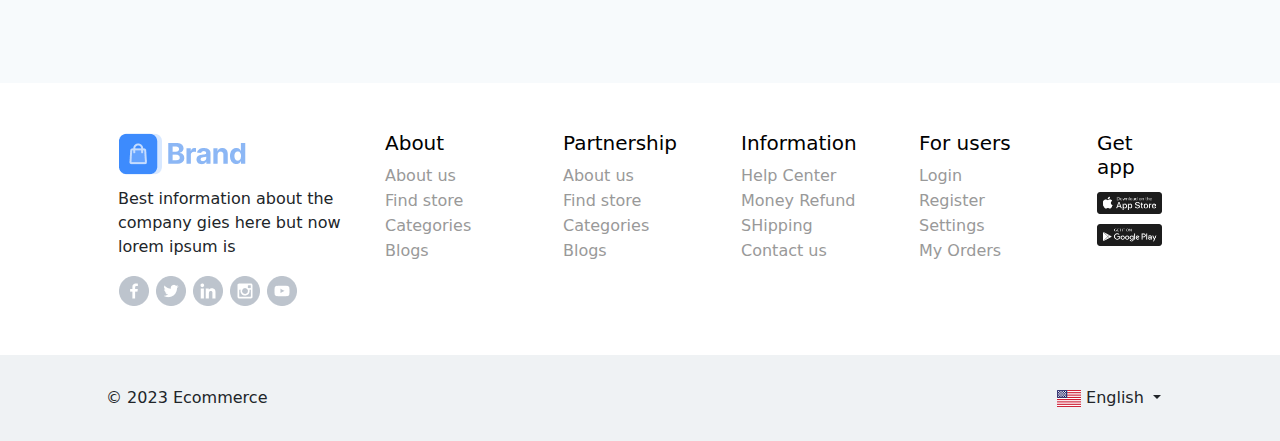
<file: page4.html>
<!doctype html>
<html lang="en">

<head>

    <title>Ecommerce Web Design</title>

    <!-- Required meta tags -->
    <meta charset="utf-8" />
    <meta name="viewport" content="width=device-width, initial-scale=1, shrink-to-fit=no" />

    <!-- Bootstrap CSS v5.3.3 -->
    <link href="https://cdn.jsdelivr.net/npm/bootstrap@5.3.3/dist/css/bootstrap.min.css" rel="stylesheet"
        integrity="sha384-QWTKZyjpPEjISv5WaRU9OFeRpok6YctnYmDr5pNlyT2bRjXh0JMhjY6hW+ALEwIH" crossorigin="anonymous" />
        
    <link rel="stylesheet" href="css/main.css" />

</head>

<body>

    <header>
        <nav class="navbar navbar-expand-lg bg-body-tertiary">
            <div class="container">
                    <a class="navbar-brand"><a href="index.html">
  <img src="assets/logo-colored.png" alt="Brand">
</a>
                <button class="navbar-toggler" type="button"
                        data-bs-toggle="offcanvas"
                        data-bs-target="#mobileNavDrawer"
                        aria-controls="mobileNavDrawer"
                        aria-label="Toggle navigation">
                <span class="navbar-toggler-icon"></span>
                </button>
                <div class="collapse navbar-collapse" id="navbarSupportedContent">
                    <form class="d-flex m-auto" role="search">
                        <input class="form-control search-nav" type="search" placeholder="Search" aria-label="Search"/>
                        <div class="btn-group drp-dwn">
                            <button
                                class="btn dropdown-toggle dd"
                                type="button"
                                id="triggerId"
                                data-bs-toggle="dropdown"
                                data-bs-display="static"
                                aria-haspopup="true"
                                aria-expanded="false"
                            >
                                All Categories
                            </button>
                            <div
                                class="dropdown-menu dropdown-menu-start"
                                aria-labelledby="triggerId"
                            >
                                <a class="dropdown-item" href="/page2.html">Electronics</a>
                                <a class="dropdown-item" href="/page2.html">Fashion</a>
                               
                                <a class="dropdown-item" href="/page2.html">Clothes and wear</a>
                             
                                <a class="dropdown-item" href="/page2.html">Tools, equipments</a>
                            </div>
                        </div>
                        <button class="btn btn-nav" type="submit">Search</button>
                    </form>
                    <div class="header-actions d-flex align-items-center ms-auto">

  <a href="#" class="action-item">
    <span>👤</span>
    <small>Profile</small>
  </a>

  <a href="#" class="action-item">
    <span>💬</span>
    <small>Message</small>
  </a>

  <a href="#" class="action-item">
    <span>❤️</span>
    <small>Orders</small>
  </a>

  <a href="page4.html" class="action-item">
    <span>🛒</span>
    <small>My Cart</small>
  </a>

</div>
                </div>
            </div>
        </nav>

        <!-- Mobile drawer navigation (offcanvas) -->
        <div class="offcanvas offcanvas-start d-lg-none" tabindex="-1" id="mobileNavDrawer"
            aria-labelledby="mobileNavDrawerLabel">
            <div class="offcanvas-header">
                <h5 class="offcanvas-title" id="mobileNavDrawerLabel">Menu</h5>
                <button type="button" class="btn-close text-reset" data-bs-dismiss="offcanvas"
                    aria-label="Close"></button>
            </div>
            <div class="offcanvas-body">
                <!-- Mobile search -->
                <form class="mb-3" role="search">
                    <div class="input-group">
                        <input class="form-control" type="search" placeholder="Search products" aria-label="Search">
                        <button class="btn btn-primary" type="submit">Go</button>
                    </div>
                </form>

                <!-- Quick links (categories / menu) -->
                <div class="list-group mb-3">
                    <a href="page2.html" class="list-group-item list-group-item-action">
                        All categories
                    </a>
                    <a href="page2.html" class="list-group-item list-group-item-action">
                        Hot offers
                    </a>
                    <a href="page2.html" class="list-group-item list-group-item-action">
                        Gift boxes
                    </a>
                    <a href="page2.html" class="list-group-item list-group-item-action">
                        Projects
                    </a>
                    <a href="page2.html" class="list-group-item list-group-item-action">
                        Menu item
                    </a>
                    <a href="#" class="list-group-item list-group-item-action">
                        Help & Support
                    </a>
                </div>

                <!-- Profile / Messages / Orders / Cart icons -->
                <div class="mobile-header-actions">
                    <a href="#" class="mobile-action">
                        <span class="icon">👤</span>
                        <span class="label">Profile</span>
                    </a>
                    <a href="#" class="mobile-action">
                        <span class="icon">💬</span>
                        <span class="label">Message</span>
                    </a>
                    <a href="#" class="mobile-action">
                        <span class="icon">❤️</span>
                        <span class="label">Orders</span>
                    </a>
                    <a href="page4.html" class="mobile-action">
                        <span class="icon">🛒</span>
                        <span class="label">My Cart</span>
                    </a>
                </div>
            </div>
        </div>

        <div class="container-fluid border p-2">
            <div class="container p-0">
                <div class="row align-items-center">
                    <!-- Left Navigation -->
                    <div class="col-lg-8">
                        <nav>
                            <ul class="nav justify-content-center flex-wrap">
                                <li class="nav-item dropdown">
                                    <a class="nav-link dropdown-toggle text-dark" href="#" id="dropdownCategories"
                                    data-bs-toggle="dropdown" data-bs-display="static" aria-haspopup="true" aria-expanded="false">
                                        <img src="assets/Vector.png" alt=""> All Categories
                                    </a>
                                    <div class="dropdown-menu" aria-labelledby="dropdownCategories">
                                        <a class="dropdown-item" href="page2.html">Automobiles</a>
                                        <a class="dropdown-item disabled" href="page2.html">Clothes and wear</a>
             
                                        <a class="dropdown-item" href="page2.html">Tools & equipment</a>
         
                                        <a class="dropdown-item" href="page2.html">Home interiors</a>
                                    </div>
                                </li>
                                <li class="nav-item">
                                    <a class="nav-link text-dark" href="page2.html">Hot offers</a>
                                </li>
                                <li class="nav-item dropdown">
                                  
                                    <a class="nav-link dropdown-toggle text-dark" href="#" id="dropdowngift"
                                    data-bs-toggle="dropdown" data-bs-display="static" aria-haspopup="true" aria-expanded="false">
                                    Gift boxes
                                    </a>
                                    <div class="dropdown-menu" aria-labelledby="dropdowngift">
                                        <a class="dropdown-item" href="page2.html">Birthday</a>
                                        <a class="dropdown-item" href="page2.html">Wedding</a>
             
                                        <a class="dropdown-item" href="page2.html">Anniversary</a>
         
                                        <a class="dropdown-item" href="page2.html">Valentine's Day</a>
                                        <a class="dropdown-item" href="page2.html">Christmas</a>
                                        <a class="dropdown-item" href="page2.html">New Year</a>
                                        <a class="dropdown-item" href="page2.html">Other</a>
                                    </div>
                                </li>
                                <li class="nav-item dropdown">
                                  
                                    <a class="nav-link dropdown-toggle text-dark" href="#" id="dropdowngift"
                                    data-bs-toggle="dropdown" data-bs-display="static" aria-haspopup="true" aria-expanded="false">
                                    Projects
                                    </a>
                                    <div class="dropdown-menu" aria-labelledby="dropdowngift">
                                        <a class="dropdown-item" href="page2.html">Construction</a>
                                        <a class="dropdown-item" href="page2.html">IT</a>
             
                                        <a class="dropdown-item" href="page2.html">Design</a>
         
                                        <a class="dropdown-item" href="page2.html">Marketing</a>
                                        <a class="dropdown-item" href="page2.html">Other</a>
                                    </div>
                                </li>
                                <li class="nav-item dropdown">
                                  
                                    <a class="nav-link dropdown-toggle text-dark" href="#" id="dropdowngift"
                                    data-bs-toggle="dropdown" data-bs-display="static" aria-haspopup="true" aria-expanded="false">
                                    Menu Item
                                    </a>
                                    <div class="dropdown-menu" aria-labelledby="dropdowngift">
                                        <a class="dropdown-item" href="page2.html">Option 1</a>
                                        <a class="dropdown-item" href="page2.html">Option 2</a>
             
                                        <a class="dropdown-item" href="page2.html">Option 3</a>
         
                                
                                    </div>
                                </li>
                                <li class="nav-item dropdown">
                                    <a class="nav-link dropdown-toggle text-dark" href="#" id="dropdownHelp"
                                    data-bs-toggle="dropdown" data-bs-display="static" aria-haspopup="true" aria-expanded="false">
                                        Help
                                    </a>
                                    <div class="dropdown-menu" aria-labelledby="dropdownHelp">
                                        <a class="dropdown-item" href="#">Support</a>
                                        <a class="dropdown-item" href="#">FAQs</a>
                                       
                                        <a class="dropdown-item" href="#">Contact</a>
       
                                    </div>
                                </li>
                            </ul>
                        </nav>
                    </div>

                    <!-- Right Options -->
                    <div class="col-lg-4">
                        <nav>
                            <ul class="nav justify-content-center">
                                <li class="nav-item dropdown">
                                    <a class="nav-link dropdown-toggle text-dark" href="#" id="dropdownLanguage"
                                    data-bs-toggle="dropdown" data-bs-display="static" aria-haspopup="true" aria-expanded="false">
                                        English, USD
                                    </a>
                                    <div class="dropdown-menu" aria-labelledby="dropdownLanguage">
                                        <h6 class="dropdown-header">Language & currency</h6>
                                        <a class="dropdown-item" href="#">
                                            <img src="assets/flag2.png" alt="" style="width:20px; margin-right:8px;">
                                            English, USD
                                        </a>
                                        <a class="dropdown-item" href="#">
                                            <img src="assets/FR@2x.png" alt="" style="width:20px; margin-right:8px;">
                                            Français, EUR
                                        </a>
                                        <a class="dropdown-item" href="#">
                                            <img src="assets/AE@2x.png" alt="" style="width:20px; margin-right:8px;">
                                            العربية، AED
                                        </a>
                                        <a class="dropdown-item" href="#">
                                            <img src="assets/GB@2x.png" alt="" style="width:20px; margin-right:8px;">
                                            English, GBP
                                        </a>
                                        <a class="dropdown-item" href="#">
                                            <img src="assets/CN@2x.png" alt="" style="width:20px; margin-right:8px;">
                                            中文, CNY
                                        </a>
                                    </div>
                                </li>
                                <li class="nav-item dropdown">
                                    <a class="nav-link dropdown-toggle text-dark" href="#" id="dropdownShipping"
                                    data-bs-toggle="dropdown" data-bs-display="static" aria-haspopup="true" aria-expanded="false">
                                        Ship to <img src="assets/flag1.png" alt="">
                                    </a>
                                    <div class="dropdown-menu" aria-labelledby="dropdownShipping">
                                        <h6 class="dropdown-header">Choose region</h6>
                                        <a class="dropdown-item" href="#">
                                            <img src="assets/US@2x.png" alt="" style="width:20px; margin-right:8px;">
                                            United States
                                        </a>
                                        <a class="dropdown-item" href="#">
                                            <img src="assets/AE@2x.png" alt="" style="width:20px; margin-right:8px;">
                                            United Arab Emirates
                                        </a>
                                        <a class="dropdown-item" href="#">
                                            <img src="assets/FR@2x.png" alt="" style="width:20px; margin-right:8px;">
                                            France
                                        </a>
                                        <a class="dropdown-item" href="#">
                                            <img src="assets/CN@2x.png" alt="" style="width:20px; margin-right:8px;">
                                            China
                                        </a>
                                        <a class="dropdown-item" href="#">
                                            <img src="assets/GB@2x.png" alt="" style="width:20px; margin-right:8px;">
                                            United Kingdom
                                        </a>
                                    </div>
                                </li>
                            </ul>
                        </nav>
                    </div>
                </div>
            </div>
        </div>

    </header>

    <main class="u-45f6f351">

        <!-- My cart section -->
        <section>
            <div class="container">
                <div class="row">
                    <div class="col-md-12">
                        <div class="row">
                            <h3 class="u-b2e5c974">My cart <span id="item-count">(3)</span></h3>
                        </div>
                    </div>
                    <div class="col-md-12 p-0">
                        <div class="row">
                            <!-- Items in the cart -->
                            <div class="col-lg-9">
                                <div class="col-md-12 sects" id="product-list">

                                    <!-- Toast -->
                                <div class="toast-container position-fixed bottom-0 end-0 p-3">
                                    <div id="liveToast2" class="toast" role="alert" aria-live="assertive" aria-atomic="true">
                                        <div class="toast-header">
                                        <img class="rounded me-2" alt="...">
                                        <strong class="me-auto">Bootstrap</strong>
                                        <small>11 mins ago</small>
                                        <button type="button" class="btn-close" data-bs-dismiss="toast" aria-label="Close"></button>
                                        </div>
                                        <div class="toast-body">
                                        Item saved
                                        </div>
                                    </div>
                                </div>

                                    <!-- 1 -->
                                    <div class="row item-count cart-items">
                                        <div class="col-md-9">
                                            <div class="u-a733a4d0">
                                                <img src="assets/Bitmap3.png" class="cart-imgs" alt="">
                                            </div>
                                            <div class="u-a733a4d0">
                                                <p class="cart-txt1">T-shirts with multiple colors, for men and lady</p>
                                                <p class="cart-txt2">Size: medium, Color: blue,  Material: Plastic <br> Seller: Artel Market</p>
                                                <button class="cart-btn" onclick="remove_item(this)">
                                                    <span class="cart-txt3 u-30defb71">Remove</span>
                                                </button>
                                                <button class="cart-btn liveToastBtn2 u-e63fffc6" onclick="save_later('T-shirts with multiple colors, for men and lady', '$78.99', 'assets/Bitmap3.png')">
                                                    <span class="cart-txt3 u-ea73aba1">Save for later</span>
                                                </button>
                                            </div>
                                        </div>
                                        <div class="col-md-3">
                                            <p class="justify-content-end d-flex u-2a20a410">$78.99</p>
                                            <div class="dropdown justify-content-end d-flex u-07c308b0">
                                                <button class="btn dropdown-toggle u-ab807bec" type="button" id="triggerId" data-bs-toggle="dropdown" aria-haspopup="true" aria-expanded="false" >
                                                    QTY: 9
                                                </button>
                                                <div class="dropdown-menu text-center" aria-labelledby="triggerId">
                                                    <a class="dropdown-item" href="#">1</a>
                                                    <a class="dropdown-item" href="#">2</a>
                                                    <a class="dropdown-item" href="#">3</a>
                                                    <a class="dropdown-item" href="#">4</a>
                                                    <a class="dropdown-item" href="#">5</a>
                                                    <a class="dropdown-item" href="#">6</a>
                                                    <a class="dropdown-item" href="#">7</a>
                                                    <a class="dropdown-item" href="#">8</a>
                                                    <a class="dropdown-item" href="#">9</a>
                                                    <a class="dropdown-item" href="#">10</a>
                                                </div>
                                            </div>
                                        </div>
                                    </div>
                                    <!-- 2 -->
                                    <div class="row item-count cart-items">
                                        <div class="col-md-9">
                                            <div class="u-a733a4d0">
                                                <img src="assets/image_262-removebg-preview.png" class="cart-imgs" alt="">
                                            </div>
                                            <div class="u-a733a4d0">
                                                <p class="cart-txt1">T-shirts with multiple colors, for men and lady</p>
                                                <p class="cart-txt2">Size: medium, Color: blue,  Material: Plastic <br> Seller: Artel Market</p>
                                                <button onclick="remove_item(this)" class="cart-btn">
                                                    <span class="cart-txt3 u-30defb71">Remove</span>
                                                </button>
                                                <button class="cart-btn liveToastBtn2 u-e63fffc6" onclick="save_later('T-shirts with multiple colors, for men and lady', '$39.00', 'assets/image_262-removebg-preview.png')">
                                                    <span class="cart-txt3 u-ea73aba1">Save for later</span>
                                                </button>
                                            </div>
                                        </div>
                                        <div class="col-md-3">
                                            <p class="justify-content-end d-flex u-2a20a410">$39.00</p>
                                            <div class="dropdown justify-content-end d-flex u-07c308b0">
                                                <button class="btn dropdown-toggle u-ab807bec" type="button" id="triggerId" data-bs-toggle="dropdown" aria-haspopup="true" aria-expanded="false" >
                                                    QTY: 3
                                                </button>
                                                <div class="dropdown-menu text-center" aria-labelledby="triggerId">
                                                    <a class="dropdown-item" href="#">1</a>
                                                    <a class="dropdown-item" href="#">2</a>
                                                    <a class="dropdown-item" href="#">3</a>
                                                    <a class="dropdown-item" href="#">4</a>
                                                    <a class="dropdown-item" href="#">5</a>
                                                    <a class="dropdown-item" href="#">6</a>
                                                    <a class="dropdown-item" href="#">7</a>
                                                    <a class="dropdown-item" href="#">8</a>
                                                    <a class="dropdown-item" href="#">9</a>
                                                    <a class="dropdown-item" href="#">10</a>
                                                </div>
                                            </div>
                                        </div>
                                    </div>
                                    <!-- 3 -->
                                    <div class="row item-count cart-items">
                                        <div class="col-md-9">
                                            <div class="u-a733a4d0">
                                                <img src="assets/image 942s.png" class="cart-imgs" alt="">
                                            </div>
                                            <div class="u-a733a4d0">
                                                <p class="cart-txt1">T-shirts with multiple colors, for men and lady</p>
                                                <p class="cart-txt2">Size: medium, Color: blue,  Material: Plastic <br> Seller: Artel Market</p>
                                                <button onclick="remove_item(this)" class="cart-btn">
                                                    <span class="cart-txt3 u-30defb71">Remove</span>
                                                </button>
                                                <button class="cart-btn liveToastBtn2 u-e63fffc6" onclick="save_later('T-shirts with multiple colors, for men and lady', '$170.50', 'assets/image 942s.png')">
                                                    <span class="cart-txt3 u-ea73aba1">Save for later</span>
                                                </button>
                                            </div>
                                        </div>
                                        <div class="col-md-3">
                                            <p class="justify-content-end d-flex u-2a20a410">$170.50</p>
                                            <div class="dropdown justify-content-end d-flex u-07c308b0">
                                                <button class="btn dropdown-toggle u-ab807bec" type="button" id="triggerId" data-bs-toggle="dropdown" aria-haspopup="true" aria-expanded="false" >
                                                    QTY: 1
                                                </button>
                                                <div class="dropdown-menu text-center" aria-labelledby="triggerId">
                                                    <a class="dropdown-item" href="#">1</a>
                                                    <a class="dropdown-item" href="#">2</a>
                                                    <a class="dropdown-item" href="#">3</a>
                                                    <a class="dropdown-item" href="#">4</a>
                                                    <a class="dropdown-item" href="#">5</a>
                                                    <a class="dropdown-item" href="#">6</a>
                                                    <a class="dropdown-item" href="#">7</a>
                                                    <a class="dropdown-item" href="#">8</a>
                                                    <a class="dropdown-item" href="#">9</a>
                                                    <a class="dropdown-item" href="#">10</a>
                                                </div>
                                            </div>
                                        </div>
                                    </div>
                                    <!-- Remove all button -->
                                    <div class="row">
                                        <div class="col-md-6 u-84d7b951">
                                            <a class="cart-btn2" href="page2.html">
                                                <span class="cart-btn2-txt">&LeftArrow; Back to shop</span>
                                            </a>
                                        </div>
                                        <div class="col-md-6 u-1ccc02c4">
                                            <button class="cart-btn3" id="remove-all" onclick="remove_all()">
                                                <span class="cart-btn3-txt">Remove all</span>
                                            </button>
                                        </div>
                                    </div>
                                </div>
                            </div>
                            <!-- Checkout -->
                            <div class="col-lg-3">
                                <div class="col-md-12 dis u-71c3c0e9">
                                    <p class="u-bf6b6758">Have a coupon?</p>
                                    <div class="coupon-box">
  <input type="text" class="form-control coupon-input" placeholder="Add coupon">
  <button class="btn btn-primary coupon-btn" id="applyCouponBtn">
  Apply
</button>
</div>
                                </div>
                                <div class="col-md-12 u-bb7291ce">
                                    <div class="row">
                                        <div class="col-md-6">
                                            <p class="u-bf6b6758">Subtotal:</p>
                                        </div>
                                        <div class="col-md-6">
                                            <p class="u-2d228bc8">$1403.97</p>
                                        </div>
                                    </div>
                                    <div class="row">
                                        <div class="col-md-6">
                                            <p class="u-1aab2239">Discount:</p>
                                        </div>
                                        <div class="col-md-6">
                                            <p class="u-ed39a5f9">- $60.00</p>
                                        </div>
                                    </div>
                                    <div class="row">
                                        <div class="col-md-6">
                                            <p class="u-bf6b6758">Tax:</p>
                                        </div>
                                        <div class="col-md-6">
                                            <p class="u-5860b794">$14.00</p>
                                        </div>
                                    </div>
                                    <div class="row u-689163cc">
                                        <div class="col-md-6 u-71296b1d">
                                            <div class="u-a6f218a0">
                                                <h6 class="u-7f00c174">Total:</h6>
                                            </div>
                                        </div>
                                        <div class="col-md-6 u-8d76abfb">
                                            <div class="u-a6f218a0">
                                                <h4 class="u-f65e3f52">$1357.97</h4>
                                            </div>
                                        </div>
                                    </div>
                                    <div class="row">
                                        <div class="col-md-12">
                                            <button class="btn btn-success w-100" id="checkoutBtn">
  Checkout
</button>
                                        </div>
                                    </div>
                                    <div class="row">
                                        <div class="col-md-12 u-074f6f50">
                                            <img class="u-f0c11a87" src="assets/Logo.png" alt="">
                                            <img class="u-f0c11a87" src="assets/Logo3.png" alt="">
                                            <img class="u-552eefd7" src="assets/Logo2.png" alt="">
                                            <img class="u-f0c11a87" src="assets/Shape.png" alt="">
                                            <img class="u-f0c11a87" src="assets/image 21.png" alt="">
                                        </div>
                                    </div>
                                </div>
                            </div>
                        </div>
                    </div>
                </div>
            </div>
        </section>

        <section>
            <div class="container dis">
                <div class="row">
                    <div class="col-md-9 p-0 u-ffbeea3c">
                        <div class="row">
                            <div class="col-md-4">
                                <div class="u-d806c198">
                                    <img class="u-c9da36df" src="assets/Icon Color.png" alt="">
                                </div>
                                <div class="u-d87ebd85">
                                    <p class="u-114fcdcd">Secure payment</p>
                                    <p class="u-ea01366c">Have you ever finally just </p>
                                </div>
                            </div>
                            <div class="col-md-4">
                                <div class="u-d806c198">
                                    <img class="u-a213cc4c" src="assets/Icon Color 2.png" alt="">
                                </div>
                                <div class="u-d87ebd85">
                                    <p class="u-114fcdcd">Customer support</p>
                                    <p class="u-ea01366c">Have you ever finally just </p>
                                </div>
                            </div>
                            <div class="col-md-4">
                                <div class="u-d806c198">
                                    <img class="u-b4efa037" src="assets/Icon Color 3.png" alt="">
                                </div>
                                <div class="u-d87ebd85">
                                    <p class="u-114fcdcd">Free delivery</p>
                                    <p class="u-ea01366c">Have you ever finally just </p>
                                </div>
                            </div>
                        </div>
                    </div>
                </div>
            </div>
        </section>

        <!-- Save for later section -->
        <section>
            <div class="container">
                <div class="row">
                    <div class="col-md-12 sects">
                        <h4 class="u-755e8a26">Saved for later</h4>
                        <div class="col-md-12 u-8ecca844">
                            <div class="row" id="product-list2">

                                <!-- Toast -->
                                <div class="toast-container position-fixed bottom-0 end-0 p-3">
                                    <div id="liveToast" class="toast" role="alert" aria-live="assertive" aria-atomic="true">
                                        <div class="toast-header">
                                        <img class="rounded me-2" alt="...">
                                        <strong class="me-auto">Bootstrap</strong>
                                        <small>11 mins ago</small>
                                        <button type="button" class="btn-close" data-bs-dismiss="toast" aria-label="Close"></button>
                                        </div>
                                        <div class="toast-body">
                                        Item added succesfully
                                        </div>
                                    </div>
                                </div>

                                <!-- 1 -->
                                <div class="col-md-3 p-2">
                                    <div class="col-md-12 save-item2">
                                        <div class="col-md-12 col-3 u-45a0e725">
                                            <img src="assets/image_32-removebg-preview.png" class="save-img" alt="">
                                        </div>
                                        <div class="col-md-12 col-9 save-item3">
                                            <h4 class="u-68083a4f">$99.50</h4>
                                            <p class="u-88db26c8">GoPro HERO6 4K Action Camera - Black</p>
                                            <button class="cart-btn3 liveToastBtn move-to-cart-btn" onclick="add_item('GoPro HERO6 4K Action <br> Camera - Black', '$99.50', 'assets/image_32-removebg-preview.png')">
                                                <span class="cart-btn3-txt"><img class="u-74117e1a" src="assets/Vector12.png" alt=""> Move to cart</span>
                                            </button>
                                        </div>
                                    </div>
                                </div>
                                <!-- 2 -->
                                <div class="col-md-3 p-2">
                                    <div class="col-md-12 save-item2">
                                        <div class="col-md-12 u-45a0e725">
                                            <img src="assets/image_22-removebg-preview.png" class="save-img" alt="">
                                        </div>
                                        <div class="col-md-12 save-item3">
                                            <h4 class="u-68083a4f">$99.50</h4>
                                            <p class="u-88db26c8">GoPro HERO6 4K Action Camera - Black</p>
                                            <button class="cart-btn3 liveToastBtn move-to-cart-btn" onclick="add_item('GoPro HERO6 4K Action <br> Camera - Black', '$99.50', 'assets/image_22-removebg-preview.png')">
                                                <span class="cart-btn3-txt"><img class="u-74117e1a" src="assets/Vector12.png" alt=""> Move to cart</span>
                                            </button>
                                        </div>
                                    </div>
                                </div>
                                <!-- 3 -->
                                <div class="col-md-3 p-2">
                                    <div class="col-md-12 save-item2">
                                        <div class="col-md-12 u-45a0e725">
                                            <img src="assets/image_35-removebg-preview2.png" class="save-img" alt="">
                                        </div>
                                        <div class="col-md-12 save-item3">
                                            <h4 class="u-68083a4f">$99.50</h4>
                                            <p class="u-88db26c8">GoPro HERO6 4K Action Camera - Black</p>
                                            <button class="cart-btn3 liveToastBtn move-to-cart-btn" onclick="add_item('GoPro HERO6 4K Action <br> Camera - Black', '$99.50', 'assets/image_35-removebg-preview2.png')">
                                                <span class="cart-btn3-txt"><img class="u-74117e1a" src="assets/Vector12.png" alt=""> Move to cart</span>
                                            </button>
                                        </div>
                                    </div>
                                </div>
                                <!-- 4 -->
                                <div class="col-md-3 p-2">
                                    <div class="col-md-12 save-item2">
                                        <div class="col-md-12 u-45a0e725">
                                            <img src="assets/image_34-removebg-preview.png" class="save-img u-800de481" alt="">
                                        </div>
                                        <div class="col-md-12 save-item3">
                                            <h4 class="u-68083a4f">$99.50</h4>
                                            <p class="u-88db26c8">GoPro HERO6 4K Action Camera - Black</p>
                                            <button class="cart-btn3 liveToastBtn move-to-cart-btn" onclick="add_item('GoPro HERO6 4K Action <br> Camera - Black', '$99.50', 'assets/image_34-removebg-preview.png')">
                                                <span class="cart-btn3-txt"><img class="u-74117e1a" src="assets/Vector12.png" alt=""> Move to cart</span>
                                            </button>
                                        </div>
                                    </div>
                                </div>
                            </div>
                        </div>
                    </div>
                </div>
            </div>
        </section>
        <!-- Promo Banner -->
        <section>
            <div class="container">
                <div class="row">
                    <div class="promo-banner">
                        <div class="promo-text">
                            <h2>Super discount on more than 100 USD</h2>
                            <p>Have you ever finally just write dummy info</p>
                        </div>
                        <button class="promo-button">Shop now</button>
                    </div>
                </div>
            </div>
        </section>

    </main>

    <footer>
        <!-- place footer here -->
        <div class="container p-5">
            <div class="row">
                <div class="col-md-3">
                    <img src="assets/logo-colored.png" alt="">
                    <p class="u-07c308b0">Best information about the company gies here but now lorem ipsum is</p>
                    <img src="assets/facebook3.png" class="p" alt="">
                    <img src="assets/twitter3.png" class="p" alt="">
                    <img src="assets/linkedin3.png" class="p" alt="">
                    <img src="assets/instagram3.png" class="p" alt="">
                    <img src="assets/youtube3.png" class="p" alt="">
                </div>
                <div class="col-md-2 u-6f01f015">
                    <h5 class="u-42bfb508">About</h5>
                    About us <br>
                    Find store <br>
                    Categories <br>
                    Blogs <br>
                </div>
                <div class="col-md-2 u-6f01f015">
                    <h5 class="u-42bfb508">Partnership</h5>
                    About us <br>
                    Find store <br>
                    Categories <br>
                    Blogs <br>
                </div>
                <div class="col-md-2 u-6f01f015">
                    <h5 class="u-42bfb508">Information</h5>
                    Help Center <br>
                    Money Refund <br>
                    SHipping <br>
                    Contact us <br>
                </div>
                <div class="col-md-2 u-6f01f015">
                    <h5 class="u-42bfb508">For users</h5>
                    Login <br>
                    Register <br>
                    Settings <br>
                    My Orders <br>
                </div>
                <div class="col-md-1 u-6f01f015">
                    <h5 class="u-42bfb508">Get app</h5>
                    <img src="assets/market-button-appstore.png" class="p u-36eb4ced" alt="">
                    <img src="assets/market-button-playstore.png" class="p u-36eb4ced" alt="">
                </div>
            </div>
        </div>
        <div class="u-e90cbe91">
            <div class="container">
                <div class="row p-4">
                    <div class="col-md-6 align-self-center">
                        <p class="u-e2b74ba6">&copy; 2023 Ecommerce</p>
                    </div>
                    <div class="col-md-6">
                        <div class="dropdown u-db3b3887">
                            <button class="btn dropdown-toggle" type="button" data-bs-toggle="dropdown"
                                aria-expanded="false">
                                <img src="assets/flag2.png" alt=""> English
                            </button>
                            <ul class="dropdown-menu">
                                <li><a class="dropdown-item" href="#">Action</a></li>
                                <li><a class="dropdown-item" href="#">Another action</a></li>
                                <li><a class="dropdown-item" href="#">Something else here</a></li>
                            </ul>
                        </div>
                    </div>
                </div>
            </div>
        </div>
    </footer>

    <!-- Bootstrap JavaScript Libraries -->
    <script src="https://cdn.jsdelivr.net/npm/@popperjs/core@2.11.8/dist/umd/popper.min.js"
        integrity="sha384-I7E8VVD/ismYTF4hNIPjVp/Zjvgyol6VFvRkX/vR+Vc4jQkC+hVqc2pM8ODewa9r"
        crossorigin="anonymous"></script>

    <script src="https://cdn.jsdelivr.net/npm/bootstrap@5.3.2/dist/js/bootstrap.min.js"
        integrity="sha384-BBtl+eGJRgqQAUMxJ7pMwbEyER4l1g+O15P+16Ep7Q9Q+zqX6gSbd85u4mG4QzX+"
        crossorigin="anonymous"></script>
        
    <script src="js/main.js"></script>

    <script>

        function myFunction() {
            save_later('T-shirts with multiple colors, for men and lady', '$170.50', 'assets/image34s.png')
        }

        const shouldRun = localStorage.getItem("runFunction");
        const shouldRun2 = localStorage.getItem("runFunction2");

        if (shouldRun2 === "true") {
            myFunction()
            localStorage.removeItem("runFunction2");
        }

        if (shouldRun === "true") {
            const savedItems = JSON.parse(localStorage.getItem("savedItems")) || [];

            savedItems.forEach(item => {
                save_later(item.title, item.price, item.imgurl);
            });

            localStorage.removeItem("runFunction");
            localStorage.removeItem("savedItems");
            localStorage.removeItem("save_later");
        }

        const toastTriggers = document.querySelectorAll('.liveToastBtn');
        const toastLiveExample = document.getElementById('liveToast');

        if (toastTriggers.length > 0 && toastLiveExample) {
        const toastBootstrap = bootstrap.Toast.getOrCreateInstance(toastLiveExample);

        toastTriggers.forEach(trigger => {
            trigger.addEventListener('click', () => {
            toastBootstrap.show();
            });
        });
        }

        const toastTriggers2 = document.querySelectorAll('.liveToastBtn2');
        const toastLiveExample2 = document.getElementById('liveToast2');

        if (toastTriggers.length > 0 && toastLiveExample2) {
        const toastBootstrap = bootstrap.Toast.getOrCreateInstance(toastLiveExample2);

        toastTriggers2.forEach(trigger => {
            trigger.addEventListener('click', () => {
            toastBootstrap.show();
            });
        });
        }

        function updateItemCount() {
            const items = document.querySelectorAll('.item-count');
            const count = document.getElementById('item-count');
            count.textContent = `(${items.length})`;
        }

        function remove_item(button) {
            const item = button.closest('.item-count');
            if (item) item.remove();
            updateItemCount();
        }

        function remove_all() {
            const items = document.querySelectorAll('.item-count');
            items.forEach(item => item.remove());
            updateItemCount();
        }

        function add_item(name, price, imageSrc) {
            const container = document.getElementById('product-list');

            const productHTML = `
                <!-- 1 -->
                    <div class="row item-count u-ed6c8421">
                        <div class="col-md-9">
                            <div class="u-a733a4d0">
                                <img src="${imageSrc}" class="cart-imgs u-732c607b" alt="">
                            </div>
                            <div class="u-a733a4d0">
                                <p class="cart-txt1">${name}</p>
                                <p class="cart-txt2">Size: medium, Color: blue,  Material: Plastic <br> Seller: Artel Market</p>
                                <button class="cart-btn" onclick="remove_item(this)">
                                    <span class="cart-txt3 u-30defb71">Remove</span>
                                </button>
                                <button class="cart-btn liveToastBtn2 u-e63fffc6" onclick="save_later('${name}', '${price}', '${imageSrc}')">
                                    <span class="cart-txt3 u-ea73aba1">Save for later</span>
                                </button>
                            </div>
                        </div>
                        <div class="col-md-3">
                            <p class="justify-content-end d-flex u-2a20a410">${price}</p>
                            <div class="dropdown justify-content-end d-flex u-07c308b0">
                                <button class="btn dropdown-toggle u-ab807bec" type="button" id="triggerId" data-bs-toggle="dropdown" aria-haspopup="true" aria-expanded="false" >
                                    QTY: 9
                                </button>
                                <div class="dropdown-menu text-center" aria-labelledby="triggerId">
                                    <a class="dropdown-item" href="#">1</a>
                                    <a class="dropdown-item" href="#">2</a>
                                    <a class="dropdown-item" href="#">3</a>
                                    <a class="dropdown-item" href="#">4</a>
                                    <a class="dropdown-item" href="#">5</a>
                                    <a class="dropdown-item" href="#">6</a>
                                    <a class="dropdown-item" href="#">7</a>
                                    <a class="dropdown-item" href="#">8</a>
                                    <a class="dropdown-item" href="#">9</a>
                                    <a class="dropdown-item" href="#">10</a>
                                </div>
                            </div>
                        </div>
                    </div>
            `;

            container.insertAdjacentHTML('afterbegin', productHTML);
            updateItemCount();
            }

        function save_later(name, price, imageSrc) {
            const container = document.getElementById('product-list2');

            const productHTML = `
                <!-- 1 -->
                    <div class="col-md-3 p-2">
                        <div class="col-md-12 save-item2">
                            <div class="col-md-12 u-45a0e725">
                                <img src="${imageSrc}" class="save-img" alt="">
                            </div>
                            <div class="col-md-12 save-item3">
                                <h4 class="u-68083a4f">${price}</h4>
                                <p class="u-88db26c8">${name}</p>
                                <button class="cart-btn3 liveToastBtn u-b3f327d7" onclick="add_item('${name}', '${price}', '${imageSrc}')">
                                    <span class="cart-btn3-txt"><img class="u-74117e1a" src="assets/Vector12.png" alt=""> Move to cart</span>
                                </button>
                            </div>
                        </div>
                    </div>
            `;

            container.insertAdjacentHTML('beforeend', productHTML);
            updateItemCount();
            }
       
    </script>
    <!-- Overlay Popup -->
<div id="customOverlay" style="
  position:fixed;
  top:0; left:0;
  width:100%; height:100%;
  background:rgba(0,0,0,0.6);
  display:none;
  justify-content:center;
  align-items:center;
  z-index:9999;
">

  <div style="
    background:#fff;
    padding:25px;
    border-radius:12px;
    width:300px;
    text-align:center;
  ">

    <h5 id="overlayText">Message</h5>

    <button onclick="closeOverlay()" 
      class="btn btn-success mt-3">
      OK
    </button>

  </div>
</div>
<script>
  // Show popup
  function showOverlay(msg) {
    document.getElementById("overlayText").innerText = msg;
    document.getElementById("customOverlay").style.display = "flex";
  }

  // Close popup
  function closeOverlay() {
    document.getElementById("customOverlay").style.display = "none";
  }

  // Button Events
  document.addEventListener("DOMContentLoaded", function () {

    const applyBtn = document.getElementById("applyCouponBtn");
    const checkoutBtn = document.getElementById("checkoutBtn");

    if (applyBtn) {
      applyBtn.addEventListener("click", function (e) {
        e.preventDefault();
        showOverlay("Coupon has been applied successfully!");
      });
    }

    if (checkoutBtn) {
      checkoutBtn.addEventListener("click", function (e) {
        e.preventDefault();
        showOverlay("Checkout has been completed!");
      });
    }

  });
</script>

</body>

</html>
</file>
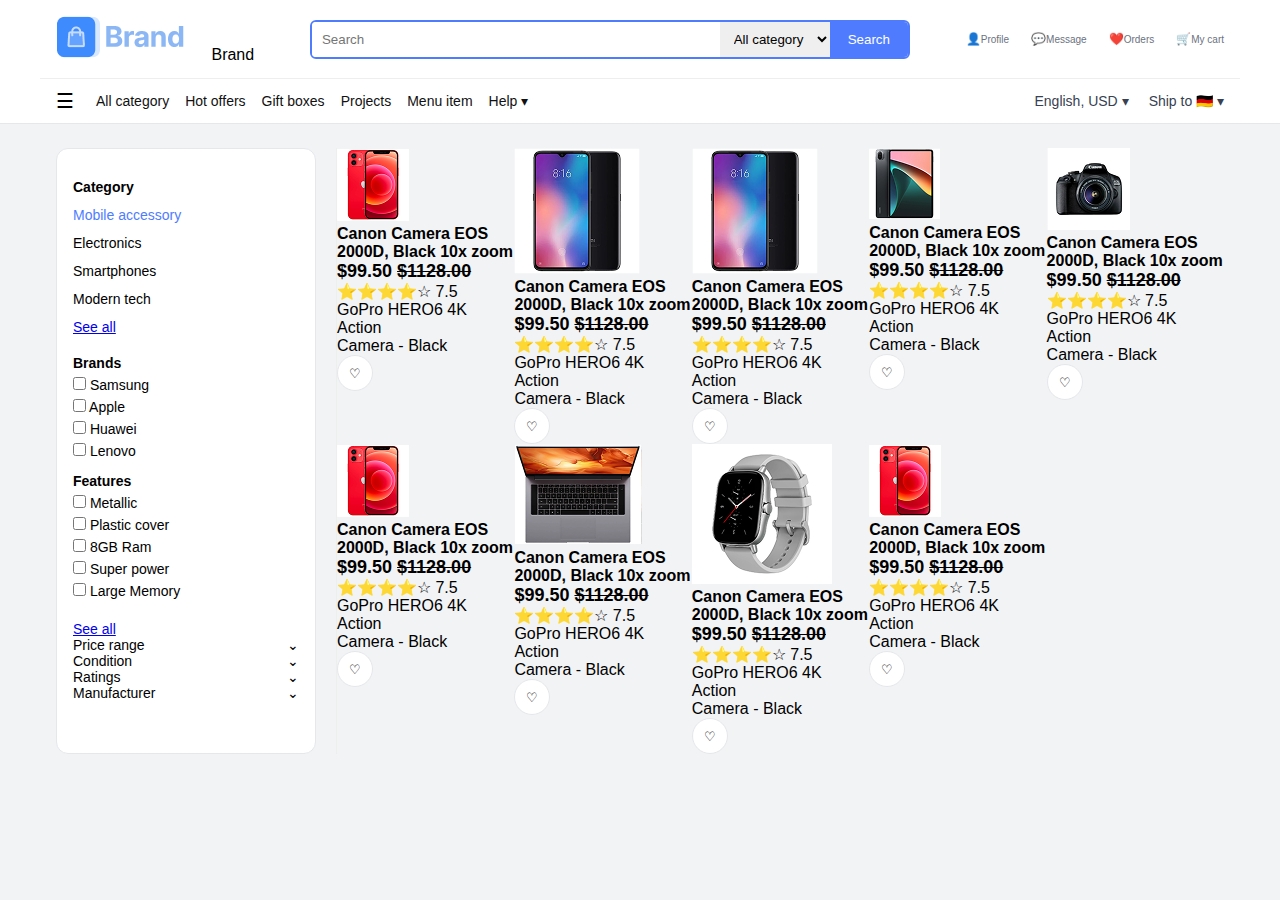
<file: products.html>
<!DOCTYPE html>
<html lang="en">
<head>
<meta charset="UTF-8">
<meta name="viewport" content="width=device-width, initial-scale=1.0">
<title>Marketplace UI</title>
<link rel="stylesheet" href="style.css">
</head>
<body>

<!-- ================= HEADER ================= -->
<header class="desktop-header">

  <div class="header-row">
    <div class="brand">
      <img src="assets/Layout/Brand/logo-colored.png" alt="logo">
      <span>Brand</span>
    </div>

    <div class="search-bar">
      <input type="text" placeholder="Search">
      <select>
        <option>All category</option>
        <option>Electronics</option>
        <option>Fashion</option>
      </select>
      <button>Search</button>
    </div>

    <div class="header-actions">
      <div class="action">👤<small>Profile</small></div>
      <div class="action">💬<small>Message</small></div>
      <div class="action">❤️<small>Orders</small></div>
      <div class="action">🛒<small>My cart</small></div>
    </div>
  </div>

  <div class="nav-row">
    <div class="nav-left">
      <span class="burger">☰</span>
      <a href="#">All category</a>
      <a href="#">Hot offers</a>
      <a href="#">Gift boxes</a>
      <a href="#">Projects</a>
      <a href="#">Menu item</a>
      <a href="#">Help ▾</a>
    </div>

    <div class="nav-right">
      <span>English, USD ▾</span>
      <span>Ship to 🇩🇪 ▾</span>
    </div>
  </div>

</header>

<!-- ================= MAIN ================= -->
<main class="listing-container">

  <!-- SIDEBAR -->
  <aside class="filters">

    <h4>Category</h4>
    <ul>
      <li class="active">Mobile accessory</li>
      <li>Electronics</li>
      <li>Smartphones</li>
      <li>Modern tech</li>
      <li><a href="#">See all</a></li>
    </ul>

    <h4>Brands</h4>
    <label><input type="checkbox"> Samsung</label>
    <label><input type="checkbox"> Apple</label>
    <label><input type="checkbox"> Huawei</label>
    <label><input type="checkbox"> Lenovo</label>

    <h4>Features</h4>
    <label><input type="checkbox"> Metallic</label>
    <label><input type="checkbox"> Plastic cover</label>
    <label><input type="checkbox"> 8GB Ram</label>
    <label><input type="checkbox"> Super power</label>
    <label><input type="checkbox"> Large Memory</label><br>
    <a href="#">See all</a>
    <!--price range-->
<div class="filter-head">
  <span>Price range</span>
  <span>⌄</span>
</div>

<div class="filter-head">
  <span>Condition</span>
  <span>⌄</span>
</div>

<div class="filter-head">
  <span>Ratings</span>
  <span>⌄</span>
</div>

<div class="filter-head">
  <span>Manufacturer</span>
  <span>⌄</span>
</div>
  </aside>

  <!-- PRODUCT GRID -->
  <section class="products">

    <!-- CARD -->
    <div class="card">
      <img src="assets/Image/tech/image 33.png">
      <h4>Canon Camera EOS 2000D, Black 10x zoom</h4>
      <div class="price">$99.50 <del>$1128.00</del></div>
      <div class="rating">⭐⭐⭐⭐☆ <span>7.5</span></div>
      <p>GoPro HERO6 4K Action</p>
      <p>Camera - Black</p>
      <button class="like-btn">♡</button>
    </div>

    <!-- Repeat same card -->
    <div class="card">
      <img src="assets/Image/tech/image 23.png">
      <h4>Canon Camera EOS 2000D, Black 10x zoom</h4>
      <div class="price">$99.50 <del>$1128.00</del></div>
      <div class="rating">⭐⭐⭐⭐☆ <span>7.5</span></div>
      <p>GoPro HERO6 4K Action</p>
      <p>Camera - Black</p>
      <button class="like-btn">♡</button>
    </div>

    <div class="card">
      <img src="assets/Image/tech/image 23.png">
      <h4>Canon Camera EOS 2000D, Black 10x zoom</h4>
      <div class="price">$99.50 <del>$1128.00</del></div>
      <div class="rating">⭐⭐⭐⭐☆ <span>7.5</span></div>
      <p>GoPro HERO6 4K Action</p>
      <p>Camera - Black</p>
      <button class="like-btn">♡</button>
    </div>

        <div class="card">
      <img src="assets/Image/tech/image 32.png">
      <h4>Canon Camera EOS 2000D, Black 10x zoom</h4>
      <div class="price">$99.50 <del>$1128.00</del></div>
      <div class="rating">⭐⭐⭐⭐☆ <span>7.5</span></div>
      <p>GoPro HERO6 4K Action</p>
      <p>Camera - Black</p>
      <button class="like-btn">♡</button>
    </div>

    <!-- Repeat same card -->
    <div class="card">
      <img src="assets/Image/tech/6.png">
      <h4>Canon Camera EOS 2000D, Black 10x zoom</h4>
      <div class="price">$99.50 <del>$1128.00</del></div>
      <div class="rating">⭐⭐⭐⭐☆ <span>7.5</span></div>
      <p>GoPro HERO6 4K Action</p>
      <p>Camera - Black</p>
      <button class="like-btn">♡</button>
    </div>

    <div class="card">
      <img src="assets/Image/tech/image 33.png">
      <h4>Canon Camera EOS 2000D, Black 10x zoom</h4>
      <div class="price">$99.50 <del>$1128.00</del></div>
      <div class="rating">⭐⭐⭐⭐☆ <span>7.5</span></div>
      <p>GoPro HERO6 4K Action</p>
      <p>Camera - Black</p>
      <button class="like-btn">♡</button>
    </div>

       <div class="card">
      <img src="assets/Image/tech/image 34.png">
      <h4>Canon Camera EOS 2000D, Black 10x zoom</h4>
      <div class="price">$99.50 <del>$1128.00</del></div>
      <div class="rating">⭐⭐⭐⭐☆ <span>7.5</span></div>
      <p>GoPro HERO6 4K Action</p>
      <p>Camera - Black</p>
      <button class="like-btn">♡</button>
    </div>

    <!-- Repeat same card -->
    <div class="card">
      <img src="assets/Image/tech/8.png">
      <h4>Canon Camera EOS 2000D, Black 10x zoom</h4>
      <div class="price">$99.50 <del>$1128.00</del></div>
      <div class="rating">⭐⭐⭐⭐☆ <span>7.5</span></div>
      <p>GoPro HERO6 4K Action</p>
      <p>Camera - Black</p>
      <button class="like-btn">♡</button>
    </div>

    <div class="card">
      <img src="assets/Image/tech/image 33.png">
      <h4>Canon Camera EOS 2000D, Black 10x zoom</h4>
      <div class="price">$99.50 <del>$1128.00</del></div>
      <div class="rating">⭐⭐⭐⭐☆ <span>7.5</span></div>
      <p>GoPro HERO6 4K Action</p>
      <p>Camera - Black</p>
      <button class="like-btn">♡</button>
    </div>

  </section>

</main>

</body>
</html>
</file>
<file: style.css>
* {
  margin: 0;
  padding: 0;
  box-sizing: border-box;
  font-family: Arial, sans-serif;
}

body {
  background: #f2f3f5;
  margin: 0;
  padding: 0;
}


/* ================= DESKTOP HEADER (LIKE IMAGE) ================= */

.desktop-header {
  background: #fff;
  border-bottom: 1px solid #e5e7eb;
}

.header-row {
  max-width: 1200px;
  margin: auto;
  padding: 14px 16px;
  display: flex;
  align-items: center;
  justify-content: space-between;
  gap: 20px;
}

.search-bar {
  display: flex;
  flex: 1;
  max-width: 600px;
  border: 2px solid #4f7cff;
  border-radius: 6px;
  overflow: hidden;
}

.search-bar input {
  flex: 1;
  padding: 10px;
  border: none;
  outline: none;
}

.search-bar select {
  border: none;
  padding: 0 10px;
  outline: none;
}

.search-bar button {
  background: #4f7cff;
  color: #fff;
  border: none;
  padding: 0 18px;
  cursor: pointer;
}

.header-actions {
  display: flex;
  gap: 22px;
}

.action {
  text-align: center;
  font-size: 12px;
  color: #6b7280;
  cursor: pointer;
}

.action span {
  display: block;
  font-size: 20px;
  margin-bottom: 4px;
}

/* NAV ROW */
.nav-row {
  max-width: 1200px;
  margin: auto;
  padding: 10px 16px;
  display: flex;
  justify-content: space-between;
  align-items: center;
  border-top: 1px solid #eee;
}

.nav-left {
  display: flex;
  align-items: center;
  gap: 16px;
}

.nav-left a {
  text-decoration: none;
  color: #111;
  font-size: 14px;
}

.burger {
  font-size: 20px;
  margin-right: 6px;
}

.nav-right {
  display: flex;
  gap: 20px;
  font-size: 14px;
  color: #374151;
}


/* Layout */
.container {
  display: grid;
  grid-template-columns: 220px 1fr 260px;
  gap: 20px;
  padding: 20px;
}

/* Sidebar */
.sidebar {
  background: #fff;
  padding: 15px;
}

.sidebar ul li {
  list-style: none;
  padding: 10px;
  cursor: pointer;
}

.sidebar ul li.active,
.sidebar ul li:hover {
  background: #e8f0ff;
  color: #2563eb;
}

/* Hero */
.hero {
  background-image: url("assets/image/backgrounds/Banner-board-800x420 2.png");
  background-size: cover;
  background-position: center;

  display: flex;
  align-items: center;
  padding-left: 40px;

  border-radius: 6px;
}

.hero-text {
  background: rgba(255, 255, 255, 0.85); /* optional white overlay */
  padding: 20px 25px;
  max-width: 300px;
  border-radius: 6px;
}

.hero-text h2 {
  font-size: 16px;
  color: #555;
}

.hero-text h1 {
  font-size: 28px;
  margin: 8px 0;
}

.hero-text button {
  padding: 8px 16px;
  border: none;
  background: #2563eb;
  color: white;
  cursor: pointer;
  border-radius: 4px;
}


/* Login Card */
.login-card {
  background: #fff;
  padding: 15px;
}

.login-card button {
  width: 100%;
  padding: 8px;
  margin-top: 8px;
  cursor: pointer;
}

.primary {
  background: #2563eb;
  color: white;
  border: none;
}

.secondary {
  background: #f1f1f1;
  border: none;
}

.promo {
  margin-top: 10px;
  padding: 10px;
  color: white;
  font-size: 14px;
}

.orange {
  background: #f59e0b;
}

.teal {
  background: #14b8a6;
}

/* ================= DEALS SECTION ================= */

.deals {
  background: #fff;
  margin: 40px auto;
  padding: 28px;
  max-width: 1200px;

  border-radius: 12px;
  border: 1px solid #e5e7eb;
}


/* MAIN LAYOUT */
.deals-wrapper {
  display: grid;
  grid-template-columns: 260px 1fr;
  gap: 20px;
  align-items: center;
}

/* LEFT SIDE */

/* LEFT TIMER CARD */

.deals-info {
  background: #f8fafc;
  padding: 22px;
  border-radius: 8px;
  border: 1px solid #e5e7eb;

  display: flex;
  flex-direction: column;
  justify-content: center;

  box-shadow: none;
}



.deals-info h3 {
  margin-bottom: 6px;
}


.deals-info {
  background: #f9fafb;
  padding: 24px 20px;
  border-radius: 8px;
  border: 1px solid #e5e7eb;

  display: flex;
  flex-direction: column;
  justify-content: center;
}



/* COUNTDOWN BOXES */

/* TIMER BOX STYLE */

.countdown {
  display: flex;
  gap: 8px;
  margin-top: 10px;
}

.countdown div {
  background: #4b5563;
  color: #fff;

  width: 52px;
  height: 52px;

  border-radius: 6px;

  display: flex;
  flex-direction: column;
  align-items: center;
  justify-content: center;

  font-size: 11px;
}

.countdown span {
  font-size: 16px;
  font-weight: 600;
  line-height: 1;
  margin-bottom: 2px;
}



/* PRODUCTS GRID */

.products {
  display: grid;
  grid-template-columns: repeat(5, 1fr);
  border-left: 1px solid #eee;
}

/* SINGLE PRODUCT */

.product {
  text-align: center;
  padding: 25px 15px;
  border-right: 1px solid #e5e7eb;
}


.product:last-child {
  border-right: none;
}

.product img {
  width: 90px;
  height: auto;
  margin-bottom: 10px;
}

.product h4 {
  font-size: 14px;
  margin-bottom: 8px;
}

/* DISCOUNT BADGE */

.product span {
  background: #ffe5e5;
  color: red;
  padding: 5px 10px;
  border-radius: 20px;
  font-size: 13px;
  font-weight: bold;
}

/* MOBILE RESPONSIVE */

@media (max-width: 768px) {

  .deals-wrapper {
    grid-template-columns: 1fr;
  }

  .products {
    grid-template-columns: repeat(2, 1fr);
    border-left: none;
  }

  .product {
  min-height: 210px;
  display: flex;
  flex-direction: column;
  justify-content: center;
}
}

.category-section {
  max-width: 1200px;
  margin: 32px auto;
  padding: 0 16px;
}



.category-row {
  display: flex;
  background: #fff;
  margin-bottom: 30px;
  border-radius: 12px;
  overflow: hidden;
  border: 1px solid #e5e7eb;
}


/* LEFT BANNER */
.category-banner {
  width: 260px;
  padding: 30px 20px;
  background: #f6f0dc;
  position: relative;
}


.category-banner.blue {
  background: #e9f0f7;
}

.category-banner h3 {
  font-size: 20px;
  margin-bottom: 12px;
}

.category-banner button {
  padding: 8px 14px;
  border: none;
  border-radius: 8px;
  background: #fff;
  cursor: pointer;
}

.category-banner img {
  position: absolute;
  bottom: 0;
  right: 0;
  max-width: 160px;
}

/* GRID */
.category-grid {
  flex: 1;
  display: grid;
  grid-template-columns: repeat(4, 1fr);
}

.item {
  border-left: 1px solid #e5e7eb;
  border-top: 1px solid #e5e7eb;
  padding: 22px;
  position: relative;
  min-height: 130px;
}

.item h4 {
  font-size: 14px;
}

.item p {
  font-size: 12px;
  color: #8a94a6;
}

.item img {
  position: absolute;
  bottom: 15px;
  right: 15px;
  max-width: 70px;
}
/* ================= Inquiry Section ================= */

.inquiry-section {
  padding: 40px 16px;
}

/* MAIN BACKGROUND (image + gradient) */
.inquiry-wrapper {
  max-width: 1200px;
  margin: auto;
  padding: 40px;
  border-radius: 16px;

  background:
    linear-gradient(
      90deg,
      rgba(79,124,255,0.95),
      rgba(154,215,230,0.85)
    ),
    url("assets/image/backgrounds/Group 982.png");

  background-size: cover;
  background-position: center;
  background-repeat: no-repeat;

  display: flex;
  gap: 40px;
  align-items: center;

  overflow: hidden; /* rounded corners fix */
}

/* LEFT CONTENT */
.inquiry-left {
  color: #fff;
  flex: 1;
}

.inquiry-left h1 {
  font-size: 36px;
  margin-bottom: 16px;
  line-height: 1.3;
}

.inquiry-left p {
  font-size: 16px;
  opacity: 0.9;
  max-width: 520px;
}

/* RIGHT FORM CARD */
.inquiry-card {
  background: #fff;
  padding: 24px;
  border-radius: 12px;
  width: 360px;
  box-shadow: 0 10px 30px rgba(0,0,0,0.1);
}

.inquiry-card h3 {
  margin-bottom: 16px;
  font-size: 20px;
}

/* ============ MOBILE RESPONSIVE ============ */
@media (max-width: 768px) {

  .inquiry-wrapper {
    flex-direction: column;
    padding: 24px;
  }

  .inquiry-left h1 {
    font-size: 26px;
  }

  .inquiry-card {
    width: 100%;
  }
}
/*Recommended*/
/* ============ RECOMMENDED SECTION ============ */

.Recommended {
  max-width: 1200px;
  margin: 40px auto;
  padding: 0 16px;
}

.Recommended h1 {
  font-size: 24px;
  margin-bottom: 20px;
}

/* GRID */
.Recommended-Grid {
  display: grid;
  grid-template-columns: repeat(2, 1fr);
  gap: 16px;
}

/* CARD */
.Recommended-Grid .item {
  background: #fff;
  border-radius: 10px;
  padding: 12px;
  transition: all 0.3s ease;
  cursor: pointer;
  border: 1px solid #eee;
}

.Recommended-Grid .item:hover {
  box-shadow: 0 8px 20px rgba(0,0,0,0.08);
  transform: translateY(-4px);
}

/* IMAGE */
.Recommended-Grid img {
  width: 100%;
  height: 180px;
  object-fit: contain;
  margin-bottom: 10px;
}

/* PRICE */
.Recommended-Grid h4 {
  font-size: 18px;
  font-weight: 600;
  margin-bottom: 6px;
  color: #111;
}

/* TITLE */
.Recommended-Grid p {
  font-size: 14px;
  color: #555;
  line-height: 1.4;
}

/* ============ TABLET ============ */
@media (min-width: 768px) {
  .Recommended-Grid {
    grid-template-columns: repeat(3, 1fr);
  }
}

/* ============ DESKTOP ============ */
@media (min-width: 1024px) {
  .Recommended-Grid {
    grid-template-columns: repeat(6, 1fr);
  }

  .Recommended h1 {
    font-size: 28px;
  }
}


/* FORM */
.inquiry-card input,
.inquiry-card textarea,
.inquiry-card select {
  width: 100%;
  padding: 12px;
  margin-bottom: 12px;
  border-radius: 6px;
  border: 1px solid #ddd;
  font-size: 14px;
}

.inquiry-card textarea {
  height: 90px;
  resize: none;
}

.form-row {
  display: flex;
  gap: 12px;
}

.inquiry-card button {
  width: 100%;
  padding: 12px;
  background: #4f7cff;
  color: white;
  border: none;
  border-radius: 6px;
  cursor: pointer;
  font-size: 16px;
}

/* ============ MOBILE ============ */
@media (max-width: 768px) {

  .inquiry-wrapper {
    flex-direction: column;
    padding: 24px;
  }

  .inquiry-left h1 {
    font-size: 26px;
  }

  .inquiry-card {
    width: 100%;
  }
}
/* ===== Recommended Section ===== */

.Recommended {
  max-width: 1200px;
  margin: 40px auto;
  padding: 0 16px;
}

.Recommended h1 {
  font-size: 28px;
  font-weight: 600;
  margin-bottom: 24px;
  color: #111;
}

/* GRID */
.Recommended-Grid {
  display: grid;
  grid-template-columns: repeat(5, 1fr);
  gap: 20px;
}

/* CARD */
.recommended-item {
  background: #ffffff;
  border: 1px solid #e5e7eb;
  border-radius: 8px;
  padding: 18px;
  display: flex;
  flex-direction: column;
  transition: 0.2s ease;
}

/* IMAGE */
.recommended-item img {
  width: 100%;
  height: 220px;
  object-fit: contain;
  margin-bottom: 16px;
}

/* PRICE */
.recommended-item h4 {
  font-size: 18px;
  font-weight: 600;
  margin-bottom: 6px;
  color: #111827;
}

/* DESCRIPTION */
.recommended-item p {
  font-size: 14px;
  color: #6b7280;
  line-height: 1.5;
}

/* Subtle hover like Alibaba */
.recommended-item:hover {
  border-color: #d1d5db;
}

/* ===== Responsive ===== */

@media (max-width: 1024px) {
  .Recommended-Grid {
    grid-template-columns: repeat(3, 1fr);
  }
}

@media (max-width: 600px) {
  .Recommended-Grid {
    grid-template-columns: repeat(2, 1fr);
  }
}
/* ================= EXTRA SERVICES ================= */

.extra-services {
  max-width: 1200px;
  margin: 60px auto;
  padding: 0 16px;
}

.extra-services h2 {
  font-size: 26px;
  margin-bottom: 24px;
}

.services-grid {
  display: grid;
  grid-template-columns: repeat(4, 1fr);
  gap: 20px;
}

.service-card {
  background: #fff;
  border-radius: 10px;
  overflow: hidden;
  border: 1px solid #e5e7eb;
}

.service-card img {
  width: 100%;
  height: 160px;
  object-fit: cover;
}

.service-content {
  padding: 16px;
  position: relative;
}

.service-content p {
  font-size: 15px;
}

.icon-circle {
  position: absolute;
  right: 16px;
  top: -20px;
  width: 50px;
  height: 50px;
  background: #e8efff;
  border-radius: 50%;
  display: flex;
  align-items: center;
  justify-content: center;
  font-size: 20px;
}


/* ================= SUPPLIERS ================= */

.suppliers {
  max-width: 1200px;
  margin: 50px auto;
  padding: 0 16px;
}

.suppliers h2 {
  margin-bottom: 24px;
}

.suppliers-grid {
  display: grid;
  grid-template-columns: repeat(5, 1fr);
  gap: 20px;
}

.supplier {
  font-size: 14px;
}

.supplier span {
  font-size: 22px;
  margin-right: 8px;
}

.supplier small {
  color: #777;
}


/* ================= NEWSLETTER ================= */

.newsletter {
  background: #f3f4f6;
  text-align: center;
  padding: 50px 16px;
}

.newsletter h2 {
  margin-bottom: 10px;
}

.newsletter p {
  margin-bottom: 20px;
  color: #555;
}

.newsletter-form {
  display: flex;
  justify-content: center;
  gap: 10px;
}

.newsletter-form input {
  padding: 12px;
  width: 300px;
  border-radius: 6px;
  border: 1px solid #ddd;
}

.newsletter-form button {
  padding: 12px 20px;
  background: #4f7cff;
  color: #fff;
  border: none;
  border-radius: 6px;
  cursor: pointer;
}


/* ================= FOOTER ================= */

.footer {
  background: #fff;
  padding: 50px 16px;
  border-top: 1px solid #eee;
}

.footer-container {
  max-width: 1200px;
  margin: auto;
  display: grid;
  grid-template-columns: 2fr repeat(4, 1fr);
  gap: 30px;
}

.footer-brand h3 {
  font-size: 20px;
  margin-bottom: 10px;
}

.footer-brand p {
  color: #666;
  font-size: 14px;
}

.footer-links h4 {
  margin-bottom: 12px;
}

.footer-links a {
  display: block;
  margin-bottom: 8px;
  color: #555;
  text-decoration: none;
  font-size: 14px;
}

.footer-links a:hover {
  color: #4f7cff;
}


/* ================= RESPONSIVE ================= */

@media (max-width: 992px) {
  .services-grid {
    grid-template-columns: repeat(2, 1fr);
  }

  .suppliers-grid {
    grid-template-columns: repeat(3, 1fr);
  }

  .footer-container {
    grid-template-columns: repeat(2, 1fr);
  }
}

@media (max-width: 600px) {
  .services-grid,
  .suppliers-grid {
    grid-template-columns: 1fr;
  }

  .newsletter-form {
    flex-direction: column;
  }

  .newsletter-form input {
    width: 100%;
  }

  .footer-container {
    grid-template-columns: 1fr;
  }
}





/* ================= MOBILE ================= */

@media (max-width: 768px) {

  .category-row {
    flex-direction: column;
  }

  .category-banner {
    width: 100%;
    height: 180px;
  }

  .category-banner img {
    max-width: 120px;
  }

  .category-grid {
    grid-template-columns: repeat(2, 1fr);
  }
}
/* Mobile Sidebar Animation */
@media (max-width: 768px) {
  .sidebar {
    position: fixed;
    left: -260px;
    top: 0;
    height: 100vh;
    width: 240px;
    z-index: 1000;
    transition: 0.3s ease;
  }

  .sidebar.open {
    left: 0;
  }
}
/*------------------------------------------*/
/* Main page width control */

.container,
.deals,
.category-section,
.Recommended,
.extra-services,
.suppliers,
.newsletter,
.footer-container {
  max-width: 1200px;
  margin-left: auto;
  margin-right: auto;
}

/* ============ LISTING PAGE ============ */
.listing-container {
  max-width: 1200px;
  margin: 24px auto;
  padding: 0 16px;
  display: grid;
  grid-template-columns: 260px 1fr;
  gap: 20px;
}

.filters {
  background: #fff;
  border: 1px solid #e5e7eb;
  border-radius: 10px;
  padding: 16px;
}

.filters h4 {
  margin: 12px 0;
  font-size: 14px;
}

.filters ul {
  list-style: none;
  padding: 0;
}

.filters li {
  padding: 6px 0;
  cursor: pointer;
  font-size: 14px;
}

.filters li.active,
.filters li:hover {
  color: #4f7cff;
}

.listing {
  display: flex;
  flex-direction: column;
  gap: 12px;
}

.listing-header {
  background: #fff;
  border: 1px solid #e5e7eb;
  border-radius: 10px;
  padding: 12px 16px;
  display: flex;
  justify-content: space-between;
  align-items: center;
}

.listing-card {
  background: #fff;
  border: 1px solid #e5e7eb;
  border-radius: 10px;
  padding: 16px;
  display: grid;
  grid-template-columns: 120px 1fr auto;
  gap: 16px;
  align-items: center;
  transition: 0.2s ease;
}

.listing-card:hover {
  box-shadow: 0 8px 20px rgba(0,0,0,0.08);
  transform: translateY(-2px);
}

.listing-card img {
  width: 100%;
  object-fit: contain;
}

.listing-info h4 {
  font-size: 16px;
  margin-bottom: 6px;
}

.price {
  font-size: 18px;
  font-weight: 700;
}

.meta {
  font-size: 13px;
  color: #6b7280;
  margin: 6px 0;
}

.free {
  color: #16a34a;
  font-weight: 600;
}

.like-btn {
  background: #f9fafb;
  border: 1px solid #e5e7eb;
  border-radius: 8px;
  padding: 8px 10px;
  cursor: pointer;
}

.like-btn.active {
  color: #ef4444;
  border-color: #ef4444;
}

.pagination {
  display: flex;
  justify-content: flex-end;
  gap: 8px;
  margin-top: 10px;
}

.pagination button {
  border: 1px solid #e5e7eb;
  background: #fff;
  padding: 6px 10px;
  border-radius: 6px;
  cursor: pointer;
}

.pagination .active {
  background: #4f7cff;
  color: #fff;
  border-color: #4f7cff;
}

/* Responsive */
@media (max-width: 900px) {
  .listing-container {
    grid-template-columns: 1fr;
  }
  .filters {
    order: 2;
  }
}

/* ================= LISTING PAGE FIX ================= */

.listing-container {
  max-width: 1200px;
  margin: 24px auto;
  padding: 0 16px;
  display: grid;
  grid-template-columns: 260px 1fr;
  gap: 20px;
}

.filters {
  background: #fff;
  border: 1px solid #e5e7eb;
  border-radius: 12px;
  padding: 16px;
  font-size: 14px;
}

.filters h4 {
  margin: 14px 0 6px;
}

.filters ul {
  list-style: none;
  padding: 0;
}

.filters li {
  padding: 6px 0;
  cursor: pointer;
}

.filters li.active,
.filters li:hover {
  color: #4f7cff;
}

.filters label {
  display: block;
  margin-bottom: 6px;
  cursor: pointer;
}

.filter-section {
  margin: 12px 0;
}

.filter-head {
  display: flex;
  justify-content: space-between;
  cursor: pointer;
}

.price-range-single {
  width: 100%;
  margin: 10px 0;
  accent-color: #4f7cff;
}

.price-fields {
  display: flex;
  gap: 8px;
}

.price-fields input {
  width: 100%;
  padding: 6px;
  border-radius: 6px;
  border: 1px solid #ddd;
}

.apply-btn-simple {
  width: 100%;
  margin-top: 8px;
  padding: 8px;
  border: 1px solid #d1d5db;
  background: #fff;
  color: #4f7cff;
  border-radius: 8px;
  cursor: pointer;
}

.apply-btn-simple:hover {
  background: #f3f4f6;
}

/* ================= LISTING ================= */

.listing {
  display: flex;
  flex-direction: column;
  gap: 14px;
}

.listing-header {
  background: #fff;
  border: 1px solid #e5e7eb;
  border-radius: 10px;
  padding: 10px 14px;
  display: flex;
  justify-content: space-between;
}

.listing-card {
  background: #fff;
  border: 1px solid #e5e7eb;
  border-radius: 12px;
  padding: 16px;
  display: grid;
  grid-template-columns: 140px 1fr 40px;
  gap: 16px;
  align-items: center;
  transition: 0.2s ease;
}

.listing-card:hover {
  box-shadow: 0 8px 20px rgba(0,0,0,0.08);
  transform: translateY(-2px);
}

.listing-card img {
  width: 120px;
  object-fit: contain;
}

.listing-info h4 {
  font-size: 15px;
  margin-bottom: 6px;
}

.price {
  font-size: 18px;
  font-weight: 700;
}

.meta {
  font-size: 13px;
  color: #6b7280;
}

.free {
  color: #16a34a;
  font-weight: 600;
}

.like-btn {
  border: 1px solid #e5e7eb;
  background: #fff;
  border-radius: 50%;
  width: 36px;
  height: 36px;
  cursor: pointer;
}

.like-btn:hover {
  color: red;
  border-color: red;
}
/* ===== ADD FOR LISTING PAGE + DROPDOWN (SAFE ADD-ON) ===== */

/* Dropdown (header) */
.dropdown{position:relative;cursor:pointer}
.drop-menu{display:none;position:absolute;right:0;top:24px;background:#fff;border:1px solid #ddd;border-radius:8px;min-width:150px;z-index:20}
.drop-menu a{display:block;padding:8px 12px;text-decoration:none;color:#333}
.drop-menu a:hover{background:#f3f4f6}
.dropdown:hover .drop-menu{display:block}

/* Listing layout */
.listing-container{
  max-width:1200px;
  margin:24px auto;
  padding:0 16px;
  display:grid;
  grid-template-columns:260px 1fr;
  gap:20px;
}

.filters{
  background:#fff;
  border:1px solid #e5e7eb;
  border-radius:12px;
  padding:16px;
  font-size:14px;
}

.filters li:hover,
.filters li.active{color:#4f7cff}

.filter-head{display:flex;justify-content:space-between;cursor:pointer}

.price-range-single{width:100%;margin:10px 0;accent-color:#4f7cff}

.price-fields{display:flex;gap:8px}
.price-fields input{width:100%;padding:6px;border:1px solid #ddd;border-radius:6px}

.apply-btn-simple{
  width:100%;
  margin-top:8px;
  padding:8px;
  border:1px solid #ddd;
  background:#fff;
  color:#4f7cff;
  border-radius:8px;
  cursor:pointer
}
.apply-btn-simple:hover{background:#f3f4f6}

/* Listing cards */
.listing-card{
  background:#fff;
  border:1px solid #e5e7eb;
  border-radius:12px;
  padding:16px;
  display:grid;
  grid-template-columns:140px 1fr 40px;
  gap:16px;
  align-items:center;
  transition:.2s
}
.listing-card:hover{
  box-shadow:0 8px 20px rgba(0,0,0,.08);
  transform:translateY(-2px)
}
.like-btn{border:1px solid #e5e7eb;background:#fff;border-radius:50%;width:36px;height:36px;cursor:pointer}
.like-btn.active{color:red;border-color:red}

/* Responsive */
@media(max-width:900px){
  .listing-container{grid-template-columns:1fr}
}

/* ================= RESPONSIVE ================= */

@media (max-width: 900px) {
  .listing-container {
    grid-template-columns: 1fr;
  }
}
</file>
<file: css/main.css>
/* Combined stylesheet: common + all pages (renamed to main.css) */

/* ===== common.css ===== */
html {
  scroll-behavior: smooth;
}

img {
  cursor: pointer;
}

.h:focus {
  border: 1px solid blue;
  box-shadow: none;
}

.p:hover {
  cursor: pointer;
}

.q:hover {
  cursor: pointer;
  background-color: rgba(222, 226, 231, 1);
}
.q.active {
  background: #e5f1ff;
  border-radius: 5px;
}


.search-nav {
  width: 300px;
  border: 1px solid rgba(13, 110, 253, 1);
  border-top-right-radius: 0px;
  border-bottom-right-radius: 0px;
}

.search-nav:focus {
  box-shadow: none;
}

.drp-dwn {
  border: 1px solid rgba(13, 110, 253, 1);
  background: white;
  border-left: transparent;
  border-right: transparent;
  border-radius: 0;
}

.dd:focus {
  border: transparent;
}

.btn-nav {
  background: linear-gradient(180deg, #127FFF 0%, #0067FF 100%);
  color: white;
  border-top-left-radius: 0px;
  border-bottom-left-radius: 0px;
}

.btn-nav:hover {
  color: white;
}

.txt {
  text-decoration: none;
  color: rgb(85, 85, 85);
  line-height: 40px;
  padding: 10px;
  font-size: 17px;
}

.txt2:hover {
  background-color: rgb(229, 241, 255);
  font-weight: 600;
  border-radius: 5px;
  padding: 3px 0px;
}

@media screen and (max-width: 768px) {
  .search-nav {
    width: 100%;
  }
}

/* ===== index.css ===== */
.sects {
  border: 1px solid rgb(204, 200, 200);
  padding: 20px;
  border-radius: 10px;
  background-color: white;
}

.sects2 {
  border: 1px solid rgb(204, 200, 200);
  border-radius: 10px;
  background-color: white;
}

.sects3 {
  border-right: 1px solid rgb(204, 200, 200);
  padding: 20px;
}

.timer-box {
  padding: 6px;
  margin-top: 20px;
  background-color: #666;
  border-radius: 5px;
  color: white;
  text-align: center;
}

.deal-txt {
  text-align: center;
  margin: 0;
  color: red;
  background-color: rgb(255, 227, 227);
  border-radius: 50px;
  margin-top: 5px;
  font-weight: 500;
}

.d-txt {
  margin: 0;
  margin-top: 20px;
  font-size: 17px;
  font-weight: 400;
}

.catg-list {
  list-style: none;
}

.log {
  display: flex;
}

.snd-bg {
  background: linear-gradient(94.99deg, #2C7CF1 7.19%, rgba(0, 209, 255, 0.5) 89.49%);
  padding: 30px;
  padding-bottom: 50px;
  color: white;
  border-radius: 5px;
  overflow: hidden;
}

/* Fix Send quote form section layout */
.snd-bg .col-lg-4 {
  padding-right: 30px;
  
  white-space: nowrap;
  display: flex;
  flex-direction: column;
  justify-content: center;
}

.snd-bg .col-md-5 {
  padding-left: 30px;
  padding-right: 55px;
  display: flex;
  justify-content: center;

}

/* Send Quote section text control */
.snd-bg h2,
.snd-bg h3,
.snd-bg h4 {
  max-width: 520px;      /* limit line width */
  line-height: 1.3;      /* better spacing */
}

.snd-bg p {
  max-width: 480px;      /* paragraph width */
  line-height: 1.6;
  font-size: 15px;
  opacity: 0.9;
}
/* Form hover + focus effects */
.snd-bg input,
.snd-bg textarea,
.snd-bg select {
  transition: all 0.25s ease;
  border: 1px solid #ccc;
  border-radius: 6px;
  padding: 8px 10px;
}

/* On hover */
.snd-bg input:hover,
.snd-bg textarea:hover,
.snd-bg select:hover {
  border-color: #127fff;
}

/* On focus (when selected) */
.snd-bg input:focus,
.snd-bg textarea:focus,
.snd-bg select:focus {
  outline: none;
  border-color: #127fff;
  box-shadow: 0 0 0 2px rgba(18, 127, 255, 0.2);
  background: #fff;
}


/* ===== FIX SEND REQUEST OVERLAP ===== */

.snd-bg {
  display: flex !important;
  flex-wrap: wrap !important; /* allow wrapping */
  overflow: visible !important;
}

/* Left text column */
.snd-bg .col-lg-4 {
  position: relative;
  z-index: 2;

  max-width: 100%;
  word-wrap: break-word;
}

/* Title */
.snd-bg .u-ce5e1895 {
  display: block;
  max-width: 100%;

  white-space: normal !important;
  word-break: break-word;

  line-height: 1.3;
}

/* Paragraph */
.snd-bg .u-d14110f1 {
  display: block;
  max-width: 100%;

  white-space: normal !important;
  word-break: break-word;

  margin-top: 8px;
}




/* Ensure form card doesn't overflow and has proper spacing */

/* Fix form layout inside dis2 */
.dis2 .row {
  margin: 0;
}

.dis2 form {
 
  display: flex;
  flex-direction: column;

}

/* Fix quantity row layout */


.rec-box {
  border: 1px solid rgb(204, 200, 200);
  border-radius: 5px;
  background-color: white;
  padding: 20px 15px;
}

.rec-img {
  display: block;
  margin: auto;
  max-height: 180px;
  object-fit: contain;
}

.grid-cont {
  display: grid;
  gap: 20px;
  grid-template-columns: repeat(5, 1fr);
}

.serv-btn {
  position: absolute;
  top: 45%;
  transform: translateX(50%);
  right: 60px;
  background: rgba(209, 231, 255, 1);
  border: 2px solid white;
  border-radius: 50px;
  width: 60px;
  height: 60px;
}

.deal-cont {
  display: grid;
  grid-template-columns: repeat(4, 1fr);
  overflow-x: auto;
}

.home-txt {
  font-size: 21px;
  font-weight: 640;
  margin: 0;
  position: absolute;
  top: 15px;
  left: 10px;
  line-height: 25px;
}

.home-bord {
  height: 151px;
  border: 1px solid rgb(204, 200, 200);
  border-top: 0;
  border-left: 0;
}

.dis2 {
  background: white;
  border-radius: 10px;
  font-size: 20px;
}

/* Make "Send quote to suppliers" heading display properly */
.dis2 h4.dis {
  margin-bottom: 15px;
  font-weight: 600;
}

/* Fix form input styling - "What item you need?" field */
.dis2 .u-43d0bc3f {
  display: block;
  width: 100%;
  margin-bottom: 1px;
  margin-top: 15px;
  background-color: white;
}

/* Ensure form elements have proper spacing */




.dis3 {
  display: none;
}

/* Ensure Source now buttons stay on one line */
.dis3,
a.btn.dis3 {
  white-space: nowrap;
}

@media screen and (max-width: 992px) {
  .grid-cont {
    grid-template-columns: repeat(3, 1fr);
  }

  .log {
    display: block;
    text-align: center;
  }

  .serv-btn {
    top: 25%;
    width: 45px;
    height: 45px;
  }

  .catg-list {
    display: flex;
    overflow-x: auto;
  }

  .txt2 {
    background: rgba(239, 242, 244, 1);
    border-radius: 6px;
    margin: 0 5px;
    color: rgba(13, 110, 253, 1);
  }

  .txt {
    color: rgba(13, 110, 253, 1);
  }

  .dis {
    display: none;
  }

  .dis2 {
    background-color: transparent;
  }

  .sects3 {
    border-top: 1px solid rgb(204, 200, 200);
  }

  .home-item {
    width: 250px;
  }

  .home-txt {
    position: relative;
    top: 0px;
    left: 0;
    padding: 15px;
  }

  .home-bord {
    border-top: 1px solid rgb(204, 200, 200);
  }

  .dis3 {
    display: block;
    width: 20%;
    font-size: 17px;
    font-weight: 500;
    color: rgba(13, 110, 253, 1);
    background: transparent;
    padding: 15px;
  }
}

@media screen and (max-width: 767px) {
  .serv-btn {
    top: 55%;
    width: 50px;
    height: 50px;
  }

  .grid-cont {
    grid-template-columns: repeat(2, 1fr);
  }

  .deal-cont {
    display: grid;
    grid-template-columns: repeat(10, 1fr);
    overflow-x: auto;
  }
}

/* ===== page2.css ===== */
.view-txt {
  color: rgba(13, 110, 253, 1);
  font-weight: 500;
  font-size: 17px;
  text-decoration: none;
}

.view-txt2 {
  font-weight: 400;
  font-size: 17px;
  line-height: 24px;
  letter-spacing: -0.2px;
  color: rgba(80, 80, 80, 1);
  margin: 5px 0;
}

.overlay {
  border: 1px solid rgba(222, 226, 231, 0.4);
  width: 100%;
  margin: 30px 0 15px 0;
}

.feat-txt {
  border: 1px solid rgba(13, 110, 253, 1);
  font-size: 17px;
  font-weight: 400;
  color: rgba(80, 80, 80, 1);
  border-radius: 5px;
  padding: 2px 10px;
  margin-right: 10px;
}

.feat-txt2 {
  font-size: 17px;
  font-weight: 400;
  color: rgba(13, 110, 253, 1);
  border-radius: 5px;
  padding: 2px 10px;
  margin-left: 10px;
  cursor: pointer;
}

.slider-container {
  position: relative;
  width: 100%;
  margin: 0 auto;
  border: 2px solid rgba(175, 208, 255, 1);
}

.range {
  position: absolute;
  height: 6px;
  background: #3b82f6;
  top: 50%;
  transform: translateY(-50%);
  z-index: 1;
}

input[type=range] {
  appearance: none;
  -webkit-appearance: none;
  width: 100%;
  background: transparent;
  position: absolute;
  pointer-events: none;
  top: 50%;
  transform: translateY(-50%);
}

input[type=range]::-webkit-slider-thumb {
  -webkit-appearance: none;
  height: 16px;
  width: 16px;
  border-radius: 50%;
  background: white;
  border: 1px solid #3b83f6a1;
  cursor: pointer;
  pointer-events: auto;
  z-index: 2;
  position: relative;
}

.values {
  display: flex;
  justify-content: center;
  gap: 20px;
  margin-top: 60px;
  font-size: 16px;
}

.values input[type=number] {
  width: 60px;
  padding: 4px;
  font-size: 16px;
  text-align: center;
}

.star-rating {
  display: inline-flex;
  cursor: pointer;
  font-size: 22px;
  letter-spacing: -2px;
  color: lightgray;
}

.star-rating2 {
  display: inline-flex;
  cursor: pointer;
  font-size: 25px;
  letter-spacing: -2px;
  color: lightgray;
}

.star-rating .star.active,
.star-rating .star.hover {
  color: rgba(255, 144, 23, 1);
}

.star-rating2 .star.active {
  color: rgba(255, 144, 23, 1);
}

.heart {
  width: 32px;
  height: 32px;
  cursor: pointer;
  transition: fill 0.3s;
  fill: none;
  stroke: rgba(13, 110, 253, 1);
  stroke-width: 2;
  margin-right: 3px;
  margin-top: -1px;
  border: 1px solid rgba(222, 226, 231, 1);
  padding: 5px;
}

.heart:hover,
.heart:focus {
  fill: rgba(13, 110, 253, 1);
  outline: none;
}

#container.grid-view {
  display: grid;
  grid-template-columns: repeat(auto-fill, minmax(300px, 1fr));
  gap: 10px 20px;
}

#container.list-view {
  display: block;
}
/* ===== PERFECT GRID FIX ===== */

#greeting.grid-view {
  display: grid;
  grid-template-columns: repeat(auto-fill, minmax(230px, 1fr));
  gap: 25px;
}

/* Card */
#greeting.grid-view .item {
  display: flex;
  flex-direction: column;
  align-items: center;

  width: 100%;
  min-height: 380px;

  background: #fff;
  border: 1px solid #dee2e7;
  border-radius: 12px;
  padding: 15px;
}

/* Image box */
#greeting.grid-view .cont2 {
  width: 100% !important;
  height: 180px;

  display: flex !important;
  align-items: center;
  justify-content: center;

  margin: 0 0 10px 0;
}

/* Image */
#greeting.grid-view .cont2 img {
  max-width: 100%;
  max-height: 160px;
  object-fit: contain;
}

/* Text box */
#greeting.grid-view .cont3 {
  width: 100% !important;
  text-align: center;

  flex-grow: 1;
}

/* Bottom area */
#greeting.grid-view .cont4 {
  width: 100% !important;
  text-align: center;
  margin-top: auto;
}

/* Remove bootstrap columns in grid */
#greeting.grid-view .cont2,
#greeting.grid-view .cont3,
#greeting.grid-view .cont4 {
  flex: unset !important;
  max-width: 100% !important;
}

/* Hide list-only content */
#greeting.grid-view .hide {
  display: none !important;
}



.item {
  margin: 5px 0;
  transition: transform 180ms ease, box-shadow 180ms ease;
  will-change: transform;
}

.item:hover,
.item:focus-within {
  transform: translateY(-4px);
  box-shadow: 0 10px 26px rgba(0, 0, 0, 0.12);
}

.wish {
  position: absolute;
  top: 0;
  left: 90%;
}

.wish2 {
  position: absolute;
  top: 0;
  left: 80%;
}

/* ===== page3.css ===== */
.sects {
  border: 1px solid rgb(204, 200, 200);
  padding: 15px 30px;
  border-radius: 10px;
  margin-bottom: 20px;
  background-color: white;
}

.sects2 {
  border: 1px solid rgb(204, 200, 200);
  padding: 15px;
  border-radius: 10px;
  margin-bottom: 20px;
  background-color: white;
}

.det-txt1 {
  padding-left: 20px;
  padding-right: 0;
}

.det-txt2 {
  padding-left: 0;
}

.det-txt3 {
  padding: 5px;
  font-size: 17px;
  font-weight: 400;
  margin: 0;
  color: rgba(80, 80, 80, 1);
}

.may-like {
  border: 1px solid rgba(224, 224, 224, 1);
  border-radius: 10px;
  padding: 10px;
  margin-top: 12px;
}

.d-txt {
  font-size: 17px;
  font-weight: 400;
  margin: 0;
}

.rel-bg {
  background: rgba(238, 238, 238, 1);
  border-radius: 5px;
  margin: 15px 0 0 7px;
}

.t {
  border: 1px solid rgb(204, 200, 200);
  margin-right: 5px;
  padding: 5px;
  border-radius: 5px;
  background-color: white;
  transition: border 0.2s;
}

.t:hover {
  cursor: pointer;
}

.t:focus {
  border: 2px solid black;
}

.t.active {
  border: 2px solid black;
}

.des {
  cursor: pointer;
  float: left;
  margin: 0;
  border: transparent;
  padding: 5px 25px 10px 10px;
  color: rgba(139, 150, 165, 1);
  font-size: 17px;
  font-weight: 500;
  background: transparent;
}

.des:focus {
  color: rgba(13, 110, 253, 1);
  border-bottom: 2px solid rgba(13, 110, 253, 1);
}

.des.active {
  color: rgba(13, 110, 253, 1);
  border-bottom: 2px solid rgba(13, 110, 253, 1);
}

.des2 {
  font-size: 17px;
  font-weight: 400;
  margin: 0;
  padding: 4px 10px;
  color: rgba(80, 80, 80, 1);
  border: 1px solid rgba(222, 226, 231, 1);
}

.des2.bg {
  background: rgba(239, 242, 244, 1);
}

.star-rating {
  display: inline-flex;
  cursor: pointer;
  font-size: 22px;
  letter-spacing: -2px;
  color: lightgray;
}

.star-rating .star.active,
.star-rating .star.hover {
  color: rgba(255, 144, 23, 1);
}

.heart {
  width: 22px;
  height: 22px;
  cursor: pointer;
  transition: fill 0.3s;
  fill: none;
  stroke: rgba(13, 110, 253, 1);
  stroke-width: 2;
  margin-right: 3px;
  margin-top: -1px;
}

.heart:hover,
.heart:focus {
  fill: rgba(13, 110, 253, 1);
  outline: none;
}

.promo-banner {
  display: flex;
  justify-content: space-between;
  align-items: center;
  padding: 30px 40px;
  background-color: #2a7fff;
  color: white;
  border-radius: 8px;
  position: relative;
  overflow: hidden;
  margin-bottom: 100px;
}

.promo-banner::after {
  content: '';
  position: absolute;
  top: 0;
  right: 0;
  width: 40%;
  height: 100%;
  background-color: #0057d8;
  clip-path: polygon(20% 0, 100% 0, 100% 100%, 0% 100%);
  z-index: 0;
}

.promo-text,
.promo-button {
  position: relative;
  z-index: 1;
}

.promo-text h2 {
  margin: 0;
  font-size: 24px;
}

.promo-text p {
  margin: 5px 0 0;
  font-size: 16px;
  opacity: 0.7;
  color: rgba(255, 255, 255, 1);
}

.promo-button {
  background-color: orange;
  color: white;
  padding: 10px 20px;
  border: none;
  border-radius: 6px;
  font-size: 16px;
  cursor: pointer;
}

.grid-view {
  display: grid;
  grid-template-columns: repeat(6, 1fr);
  gap: 10px;
}

.dis2 {
  background: rgba(255, 240, 223, 1);
  padding: 10px;
}

.dis3 {
  border-right: 1px solid rgba(189, 193, 200, 1);
}

.dis4 {
  margin-bottom: 10px;
}

@media screen and (max-width: 992px) {
  .grid-view {
    overflow-x: auto;
  }

  .dis {
    display: none;
  }

  .dis2 {
    background: white;
  }

  .dis3 {
    border-right: transparent;
    display: flex;
    gap: 10px;
  }

  .dis4 {
    margin-top: 10px;
  }
}

/* ===== page4.css ===== */
input {
  outline: none;
  color: #6c757d;
}

.cart-imgs {
  border: 1px solid rgba(224, 224, 224, 1);
  background: rgba(247, 247, 247, 1);
  padding: 10px;
  border-radius: 6px;
}

.cart-items {
  border-bottom: 1px solid rgb(204, 200, 200);
  padding-bottom: 20px;
  margin-bottom: 20px;
}

.cart-txt1 {
  font-size: 17px;
  font-weight: 500;
  margin: 0;
  margin-left: 10px;
}

.cart-txt2 {
  font-size: 17px;
  font-weight: 400;
  margin: 0;
  margin: 5px 0 0 10px;
  color: rgba(139, 150, 165, 1);
}

.cart-txt3 {
  font-size: 14px;
  font-weight: 500;
  padding: 15px 5px;
}

.cart-btn {
  border: 1px solid rgba(222, 226, 231, 1);
  box-shadow: 0px 1px 2px 0px rgba(56, 56, 56, 0.08);
  background: transparent;
  margin: 10px 0 0 10px;
  border-radius: 6px;
}

.cart-btn2 {
  background: linear-gradient(180deg, #127FFF 0%, #0067FF 100%);
  padding: 10px 15px;
  border-radius: 6px;
  border: transparent;
}

.cart-btn2-txt {
  font-size: 17px;
  font-weight: 500;
  color: white;
  margin: 0;
}

.cart-btn3 {
  background: rgba(255, 255, 255, 1);
  padding: 5px 15px;
  border-radius: 6px;
  border: 1px solid rgba(222, 226, 231, 1);
}

.move-to-cart-btn {
  padding: 5px 10px;
  margin-top: 15px;
}

.cart-btn3-txt {
  font-size: 17px;
  font-weight: 500;
  color: rgba(13, 110, 253, 1);
  margin: 0;
}

.sects {
  border: 1px solid rgb(204, 200, 200);
  padding: 20px;
  border-radius: 10px;
  margin-bottom: 25px;
  background-color: white;
}

.promo-banner {
  display: flex;
  justify-content: space-between;
  align-items: center;
  padding: 30px 40px;
  background-color: #2a7fff;
  color: white;
  border-radius: 8px;
  position: relative;
  overflow: hidden;
  margin-bottom: 100px;
}

.promo-banner::after {
  content: '';
  position: absolute;
  top: 0;
  right: 0;
  width: 40%;
  height: 100%;
  background-color: #0057d8;
  clip-path: polygon(20% 0, 100% 0, 100% 100%, 0% 100%);
}

.promo-text,
.promo-button {
  position: relative;
  z-index: 1;
}

.promo-text h2 {
  margin: 0;
  font-size: 24px;
}

.promo-text p {
  margin: 5px 0 0;
  font-size: 16px;
  opacity: 0.7;
  color: rgba(255, 255, 255, 1);
}

.promo-button {
  background-color: orange;
  color: white;
  padding: 10px 20px;
  border: none;
  border-radius: 6px;
  font-size: 16px;
  cursor: pointer;
}

.save-img {
  padding: 25px 0;
}

@media screen and (max-width: 768px) {
  .save-item2 {
    display: flex;
  }

  .save-item3 {
    margin-left: 15px;
  }
}

@media screen and (max-width: 992px) {
  .save-img {
    max-height: 180px;
    object-fit: contain;
    display: block;
    margin: auto;
  }

  .dis {
    display: none;
  }
}

/* ===== inline-styles.css ===== */
/* Auto-generated from inline style attributes */

.u-0035cb90 { margin: 0; font-weight: 500; font-size: 18px; }
.u-02032323 { font-size: 17px; padding: 20px; padding-left: 0; margin: 0; }
.u-027ef66e { width: 100%; height: 75px; margin-top: 5px; border-radius: 5px; border: 1px solid rgb(204, 200, 200); font-size: 17px; padding: 5px 10px; margin-bottom: 10px; }
.u-04a80771 { padding: 20px; margin-bottom: 50px; padding-bottom: 50px; }
.u-055bd024 { font-weight: 600; font-size: 17px; }
.u-0743609b { background: rgba(28, 28, 28, 1); border-radius: 5px 5px 0 0; }
.u-074f6f50 { padding: 15px 35px 5px 35px; text-align: center; }
.u-07c308b0 { margin-top: 10px; }
.u-09a03481 { padding: 10px 0; }
.u-1050a703 { border: 2px solid rgba(80, 80, 80, 0.4);; }
.u-114fcdcd { font-size: 17px; font-weight: 400; color: rgba(28, 28, 28, 1); margin: 0; }
.u-120f4c5c { position: absolute; top: 50px; left: 15px; line-height: 16px; margin: 0; color: #8B96A5; }
.u-160b1c5e { padding: 0; height: 302px; }
.u-1705a610 { padding: 5px 10px; border: 1px solid rgb(204, 200, 200); font-size: 17px; border-radius: 5px; display: inline-block; margin: 0; }
.u-189187c8 { border: 1px solid rgba(222, 226, 231, 1); padding: 10px; border-radius: 10px; margin-bottom: 20px; background-color: white; }
.u-1901a4f4 { position: absolute; bottom: 10px; right: 10px; }
.u-194b571d { margin-top: 20px; }
.u-19770540 { font-size: 17px; font-weight: 400; letter-spacing: 0; margin-left: 10px; margin-top: -3px; color: rgba(139, 150, 165, 1); }
.u-199b6f0e { width: 100%; }
.u-19c4d5d9 { font-size: 29px; margin: 0; }
.u-1aab2239 { font-size: 17px; font-weight: 400; margin: 5px 0; color: rgba(80, 80, 80, 1); }
.u-1cbf1f3d { height: 151px; border-bottom: 0; border-right: 1px solid rgb(204, 200, 200); }
.u-1ccc02c4 { display: flex; justify-content: flex-end; }
.u-1f587875 { display: block; margin: auto; padding: 20px; }
.u-20153103 { position: absolute; top: 0px; left: 15px; }
.u-2142cba8 { height: 40px; width: 110px; background: linear-gradient(180deg, #127FFF 0%, #0067FF 100%); }
.u-219e7eea { color: rgba(0, 181, 23, 1); font-size: 17px; font-weight: 400; margin: 0; }
.u-24b531c6 { cursor: pointer; }
.u-25d3b23f { padding: 15px 0 45px 0; }
.u-2a20a410 { font-size: 17px; font-weight: 500; margin: 0; margin-top: 10px; }
.u-2a6e07c9 { display: block; margin: auto; padding: 18px; }
.u-2b411277 { font-size: 17px; font-weight: 400; margin: 0; color: rgba(80, 80, 80, 1); padding: 10px 20px 25px 10px; margin-right: 30px; }
.u-2ce3043a { top: 85px; left: 20px; position: absolute; width: 38%; font-weight: 500; white-space: nowrap; }
.u-2d228bc8 { font-size: 17px; font-weight: 400; margin: 0; color: rgba(80, 80, 80, 1); text-align: right; }
.u-2fabe7fa { font-size: 16px; color: rgba(139, 150, 165, 1); text-decoration: line-through; }
.u-30defb71 { color: rgba(250, 52, 52, 1); }
.u-32c16dc4 { padding: 20px; }
.u-34ef1d9b { font-size: 17px; margin: 0; text-decoration: none; color: rgba(28, 28, 28, 1); }
.u-35062396 { background-color: rgb(243, 131, 50); border-radius: 5px; margin-top: 12px; }
.u-36eb4ced { padding: 5px 0px; }
.u-381f7bf2 { display: flex; overflow: hidden; border-radius: 6px; border: 1px solid rgba(222, 226, 231, 1); margin: 8px 0; }
.u-3837456d { margin: 10px 0; }
.u-3918df41 { padding-bottom: 10px; }
.u-3b2b1fcf { padding: 10px 15px; color: #007bff; cursor: pointer; font-weight: 500; font-size: 17px; white-space: nowrap; }
.u-3ec6a41a { font-size: 17px; font-weight: 400; letter-spacing: 0; color: rgba(139, 150, 165, 1); margin-left: 10px; margin-top: -5px; }
.u-3fb27235 { color: rgba(80, 80, 80, 1); }
.u-405c8fdd { padding: 0; margin: 0; margin-left: 5px; font-size: 17px; line-height: 20px; }
.u-41868844 { padding: 17px; }
.u-42bfb508 { color: black; }
.u-43d0bc3f { padding: 5px 10px; width: 100%; margin-top: 20px; border: 1px solid rgb(204, 200, 200); font-size: 17px; border-radius: 5px; }
.u-43df6a6d { display: block; margin: auto; padding: 30px; }
.u-44684266 { width: 274px; height: 35px; border-radius: 5px; padding: 10px; border: 1px solid #999; }
.u-45a0e725 { background: rgba(238, 238, 238, 1); border-radius: 6px; text-align: center; }
.u-45f6f351 { background-color: #f7fafc; }
.u-46628233 { border-bottom: 1px solid rgba(224, 224, 224, 1); padding: 15px 0; }
.u-469502de { font-size: 14px; font-weight: 400; color: rgba(96, 96, 96, 1); margin: 0; }
.u-4838df49 { padding-right: 30px; }
.u-4a66dbfa { font-size: 25px; color: rgba(222, 226, 231, 1); }
.u-4b161baf { position: relative; margin-left: -10px; }
.u-4cb82338 { border-right: 0; }
.u-4f9d231c { font-size: 19px; font-weight: 600; margin: 0; }
.u-5026c291 { color: rgba(255, 144, 23, 1); letter-spacing: 0; font-size: 18px; font-weight: 400; margin-left: 10px; margin-top: 5px; }
.u-54a8bc40 { margin: 0; font-size: 17px; font-weight: 500; color: rgba(13, 110, 253, 1); }
.u-54b734ad { max-height: 180px; object-fit: contain; display: block; margin: auto; }
.u-552eefd7 { border: 1px solid rgba(238, 238, 238, 1); padding: 5px 12px; margin-right: 4px; border-radius: 4px; }
.u-57b078a5 { position: absolute; top: 10px; left: 15px; }
.u-5860b794 { font-size: 17px; font-weight: 400; margin: 0; color: rgba(0, 181, 23, 1); text-align: right; }
.u-5a9698a8 { border: 1px solid rgb(224, 218, 218); border-radius: 0 0 5px 5px; background-color: white; }
.u-5a9dff49 { font-size: 17px; font-weight: 600; margin: 0; }
.u-5c7efbdd { padding-top: 12px; }
.u-60fa28dd { margin-left: 20px; }
.u-643c34e5 { font-weight: 400; font-size: 17px; margin: 0; margin-left: 5px; }
.u-65c1c01e { margin-top: 12px; }
.u-68083a4f { font-size: 19px; font-weight: 600; margin: 10px 0; }
.u-689163cc { padding: 20px 0; }
.u-68a09f73 { margin-top: 8px; }
.u-68f53a63 { margin-top: -8px; }
.u-6b697891 { font-size: 26px; font-weight: 640; }
.u-6c4e8fc6 { font-size: 26px; font-weight: 640; padding: 0; margin-bottom: 25px; }
.u-6f01f015 { color: #999; line-height: 25px; }
.u-6f09ab89 { margin-bottom: 25px; box-shadow: 0px 1px 3px 0px rgba(56, 56, 56, 0.1); }
.u-71296b1d { padding-right: 0; }
.u-71c3c0e9 { border: 1px solid rgb(204, 200, 200); padding: 15px; border-radius: 10px; margin-bottom: 25px; background-color: white; }
.u-732c607b { width: 80px; height: 80px; }
.u-74117e1a { margin-right: 10px; margin-top: -5px; }
.u-747f51a5 { border: transparent; border-right: 1px solid rgba(222, 226, 231, 1); padding: 5px 10px; }
.u-755e8a26 { font-size: 21px; font-weight: 600; margin: 0; }
.u-76fdb142 { position: absolute; top: 50px; left: 50px; }
.u-792815f5 { border: 1px solid rgba(222, 226, 231, 1); padding: 20px; border-radius: 10px; background-color: white; }
.u-794ab30b { border: 2px solid rgba(80, 80, 80, 0.4); }
.u-7a607394 { color: rgba(80, 80, 80, 1); font-size: 17px; font-weight: 400; margin: 0; }
.u-7b8b1415 { padding-right: 20px; }
.u-7cbf8e4a { color: rgba(0, 181, 23, 1); font-size: 17px; letter-spacing: 0; margin-left: 10px; margin-top: 5px; }
.u-7e2c0c26 { border-bottom: 1px solid rgba(224, 224, 224, 1); padding-bottom: 20px; }
.u-7e304f85 { padding: 10; width: 100%; font-size: 17px; font-weight: 400; border: 1px solid rgb(204, 200, 200); }
.u-7e5bd4e6 { font-weight: 400; font-size: 17px; margin: 0; }
.u-7f00c174 { font-size: 17px; font-weight: 600; padding-top: 20px; margin: 0; }
.u-7fca73cc { padding: 5px 10px; margin-left: -10px; width: 100px; border: 1px solid rgb(204, 200, 200); font-size: 17px; border-radius: 5px; text-align: start; }
.u-7fe2f0ca { font-size: 17px; font-weight: 400; margin: 0; color: rgba(139, 150, 165, 1); }
.u-800de481 { padding: 43px 0; }
.u-822d04e9 { padding: 25px; }
.u-82a75d76 { border-top: 1px solid rgba(139, 150, 165, 0.4); margin-top: 20px; }
.u-84d7b951 { margin-top: 5px; }
.u-86c6e76d { margin: 0; margin-top: -7px; font-weight: 300; font-size: 13px; }
.u-86d2076f { display: block; margin: auto; padding: 13px; }
.u-8813698f { background: transparent; border: transparent; font-size: 17px; font-weight: 500; margin-top: 25px; display: block; margin: 25px auto; color: rgba(13, 110, 253, 1); cursor: pointer; }
.u-88db26c8 { font-size: 17px; font-weight: 400; margin: 0; color: rgba(96, 96, 96, 1); line-height: 24px; }
.u-8bb3ec17 { border-bottom: 1px solid rgba(222, 226, 231, 1); }
.u-8bdd01f4 { font-size: 17px; }
.u-8d3d3353 { font-size: 17px; text-decoration: none; color: rgba(80, 80, 80, 1); }
.u-8d76abfb { padding-left: 0; }
.u-8ecca844 { margin-top: 15px; }
.u-9104b35a { margin: 10px 0 0 5px; }
.u-9125e475 { margin-top: 40px; line-height: 0px; font-size: 17px; font-weight: 500; }
.u-913e1de1 { text-decoration: none; color: rgba(139, 150, 165, 1); }
.u-9205ec0d { color: rgba(76, 167, 167, 0.6); border-radius: 5px; font-size: 29px; font-weight: 600; margin: 0; padding: 7px 17px; background: rgba(198, 243, 241, 1); }
.u-9476c825 { display: block; margin: auto; }
.u-9760d36b { color: #777; }
.u-984fb323 { font-size: 17px; font-weight: 500; }
.u-98891ad3 { margin: 0; font-size: 14px; }
.u-9cad172a { border: 1px solid rgba(222, 226, 231, 1); color: rgba(13, 110, 253, 1); margin: auto; display: block; margin-top: 5px; background: white; font-weight: 500; }
.u-9caf0903 { color: rgba(139, 150, 165, 1); font-size: 17px; font-weight: 400; margin:0; }
.u-a078b935 { align-content: center; }
.u-a08d9121 { background-color: rgb(85, 189, 195); border-radius: 5px; margin-top: 12px; }
.u-a0ba1604 { font-size: 20px; font-weight: 630; margin: 0; }
.u-a213cc4c { padding: 15px; margin-top: 3px; }
.u-a22afe33 { border: 2px solid rgba(222, 226, 231, 1); }
.u-a6f218a0 { border-top: 1px solid rgb(204, 200, 200); }
.u-a733a4d0 { float: left; }
.u-a79ccec7 { font-size: 17px; font-weight: 400; margin: 0; }
.u-ab43e4c5 { border: 1px solid rgb(204, 200, 200); padding: 20px 25px; border-radius: 10px; background-color: white; }
.u-ab807bec { box-shadow: 0px 1px 2px 0px rgba(56, 56, 56, 0.08); border: 1px solid rgba(222, 226, 231, 1); background: transparent; border-radius: 6px; }
.u-ac3fd8d4 { background: linear-gradient(180deg, #127FFF 0%, #0067FF 100%); }
.u-af8835bb { border: 1px solid rgb(204, 200, 200); padding: 5px; }
.u-b1d5cc25 { font-size: 17px; color: rgb(164, 164, 164); margin: 0; line-height: 11px; }
.u-b2e5c974 { font-size: 25px; font-weight: 600; margin: 0; padding: 25px 0; }
.u-b3f327d7 { padding: 5px 10px; margin-top: 15px; }
.u-b4efa037 { padding: 17px 15px; }
.u-b53b2345 { width: 20px; height: 20px; }
.u-b7df6c84 { list-style: none; padding: 20px; padding-left: 0; margin: 0; }
.u-b84ca25a { background-image: url(assets/image102.png); }
.u-bb7291ce { border: 1px solid rgb(204, 200, 200); padding: 15px; border-radius: 10px; margin-bottom: 25px; background-color: white; box-shadow: 0px 4px 10px 0px rgba(56, 56, 56, 0.1); }
.u-bc09c12f { border: 1px solid rgba(222, 226, 231, 1); }
.u-bf6b6758 { font-size: 17px; font-weight: 400; margin: 0; color: rgba(80, 80, 80, 1); }
.u-bf9fd056 { border-right: 1px solid rgba(189, 193, 200, 1); }
.u-c3ecb21a { top: 55px; left: 20px; position: absolute; width: 38%; font-weight: 500; white-space: nowrap; }
.u-c4263abf { font-size: 17px; font-weight: 500; line-height: 23px; padding: 20px; margin: 0; }
.u-c7ae7bfd { float: left; font-size: 17px; margin: -9px 0 0 10px; line-height: 17px; }
.u-c9da36df { padding: 15px 17px; }
.u-cc606479 { color: white; font-weight: 350; font-size: 17px; line-height: 20px; padding-top: 10px; padding: 15px; white-space: nowrap; }
.u-cd9bb948 { background-color: #eff2f4; padding: 40px; }
.u-ce5e1895 { font-size: 32px; font-weight: 630; line-height: 1.2; word-wrap: break-word; overflow-wrap: break-word; }
.u-cfbbfd5a { width: 30%; margin: 0 auto; }
.u-d09b5d3a { border-top: 1px solid rgba(139, 150, 165, 0.4); }
.u-d14110f1 { font-weight: 350; line-height: 1.4; word-wrap: break-word; overflow-wrap: break-word; }
.u-d7df7f2b { align-items: center; margin-right: 10px; }
.u-d806c198 { border-radius: 50%; background: rgba(222, 226, 231, 1); float: left; }
.u-d85c4e64 { position: relative; }

/* Center the main header banner image */
.u-d85c4e64 > img:first-child {
  display: block;
  margin: 0 auto;
  width: 100%;
  max-width: 100%;
  height: 385px;
}
/* Only Home & Outdoor Banner */
.home-banner {
  height: 300px;     /* change freely */
  width: 100%;
  overflow: hidden;
  border-radius: 10px;
}

.home-banner img {
  width: 100%;
  height: 100%;
  object-fit: cover;
}

/* Fix Source Now button background size */
.home-banner .btn,
.u-d85c4e64 .btn {
  display: inline-block !important;   /* important */
  padding: 10px 24px !important;      /* controls size */
  min-width: 120px;                   /* optional */
  text-align: center;
  line-height: normal;
}



.u-d87ebd85 { float: left; margin-left: 10px; }
.u-da7330ff { padding-left: 20px; }
.u-db3b3887 { float: right; }
.u-db52320c { color: rgba(139, 150, 165, 1); font-size: 17px; font-weight: 400; margin: 0; }
.u-df7b4b1a { width: 100%; background: rgba(0, 181, 23, 1); border-radius: 8px; padding: 15px; border: transparent; color: white; font-size: 19px; font-weight: 500; }
.u-dfd8c90d { background-color: rgb(229, 241, 255); padding: 0 20px; border-radius: 5px; }
.u-e2b74ba6 { margin: 0; }
.u-e63fffc6 { margin-left: 5px; }
.u-e651a70a { font-size: 17px; font-weight: 300; color: rgb(88, 95, 105); margin: 0; }
.u-e7b784a6 { margin: 0; font-size: 17px; font-weight: 500; color: rgba(255, 255, 255, 1); }
.u-e8e671fe { font-size: 21px; font-weight: 600; margin: 0; margin-top: 5px; }
.u-e90cbe91 { background-color: #eff2f4; }
.u-ea01366c { font-size: 17px; font-weight: 400; color: rgba(169, 172, 176, 1); margin: 0; margin-top: -4px; }
.u-ea17663b { border-bottom: 1px solid rgba(224, 224, 224, 1); padding: 15px 0; margin-bottom: 20px; }
.u-ea73aba1 { color: rgba(13, 110, 253, 1); }
.u-ed39a5f9 { font-size: 17px; font-weight: 400; margin: 5px 0; color: rgba(250, 52, 52, 1); text-align: right; }
.u-ed6c8421 { border-bottom: 1px solid rgb(204, 200, 200); padding-bottom: 20px; margin-bottom: 20px; }
.u-edd1ff8b { padding: 0; margin-top: 12px; font-size: 17px; color: rgba(13, 110, 253, 1); }
.u-ef751237 { display: block; margin: auto; width: 100%; }
.u-efb59cb3 { font-size: 14px; color: rgba(139, 150, 165, 1); }
.u-f0c11a87 { border: 1px solid rgba(238, 238, 238, 1); padding: 7px; margin-right: 4px; border-radius: 4px; }
.u-f152e0a8 { font-size: 19px; font-weight: 600; color: rgba(250, 52, 52, 1); margin: 0; }
.u-f5bc57f8 { position: absolute; bottom: 7px; right: 10px; }
.u-f65e3f52 { font-size: 21px; font-weight: 600; padding-top: 20px; margin: 0; text-align: right; }
.u-f660a47e { font-size: 35px; font-weight: 700; margin: -10px 0px 10px 0px; }
.u-f7eb4caf { margin-top: 3px; color: rgba(139, 150, 165, 1); }
.u-f8772321 { height: 151px; border-bottom: 0; border-right: 0; }
.u-fbde1c7a { margin: 0; font-size: 14px; color: rgb(0, 98, 255); }
.u-fe7e287f { --bs-breadcrumb-divider: '>'; padding: 20px; padding-left: 0; }
.u-ffa3a694 { color: rgba(139, 150, 165, 1); }
.u-ffb82397 { margin-top: 5px; background: linear-gradient(180deg, #127FFF 0%, #0067FF 100%); font-size: 17px; }
.u-ffbeea3c { margin-bottom: 25px; }

/* ===== enhancements.css ===== */
/* Responsive + interaction enhancements */

/* Prevent accidental horizontal overflow on mobile */
html,
body {
  max-width: 100%;
  overflow-x: hidden;
}

/* More resilient media sizing */
img,
svg,
video {
  max-width: 100%;
  height: auto;
}

input,
textarea,
select,
button {
  max-width: 100%;
}

/* Make common email subscribe input wrap on small screens */
form input[type="email"] {
  width: min(274px, 100%);
}

/* Dropdown fixes for small screens (Bootstrap navbar collapse) */
@media (max-width: 991.98px) {
  .navbar .navbar-collapse {
    overflow: visible;
  }
}

/* Global dropdown usability (only scroll when very tall) */
.dropdown-menu {
  max-height: 70vh;
  overflow-y: auto;
}

/* Hover “pop up” cards (mouse + keyboard) */
.hover-card {
  position: relative;
  transition: transform 180ms ease, box-shadow 180ms ease, border-color 180ms ease;
  will-change: transform;
  z-index: 0;
}

.hover-card:hover,
.hover-card:focus-within,
.hover-card.is-active {
  transform: translateY(-6px) scale(1.01);
  box-shadow: 0 14px 34px rgba(0, 0, 0, 0.14);
  z-index: 2;
}

/* Make product images feel “lifted” too */
.hover-card img {
  transition: transform 180ms ease;
}

.hover-card:hover img,
.hover-card:focus-within img,
.hover-card.is-active img {
  transform: translateY(-2px);
}

/* Apply hover-card behavior to existing product-like blocks */
.rec-box,
.deal-cont > .sects3,
.home-item,
.may-like,
.cart-items,
.save-item2 {
  position: relative;
  transition: transform 180ms ease, box-shadow 180ms ease, border-color 180ms ease;
  will-change: transform;
  z-index: 0;
}

.rec-box:hover,
.rec-box:focus-within,
.deal-cont > .sects3:hover,
.deal-cont > .sects3:focus-within,
.home-item:hover,
.home-item:focus-within,
.may-like:hover,
.may-like:focus-within,
.cart-items:hover,
.cart-items:focus-within,
.save-item2:hover,
.save-item2:focus-within {
  transform: translateY(-6px) scale(1.01);
  box-shadow: 0 14px 34px rgba(0, 0, 0, 0.14);
  z-index: 2;
}

@media (prefers-reduced-motion: reduce) {
  .hover-card,
  .rec-box,
  .deal-cont > .sects3,
  .home-item,
  .may-like,
  .cart-items,
  .save-item2 {
    transition: none;
  }

  .hover-card img {
    transition: none;
  }
}

@media (max-width: 768px) {
  #greeting.grid-view {
    grid-template-columns: repeat(2, 1fr);
  }
}

@media (max-width: 480px) {
  #greeting.grid-view {
    grid-template-columns: 1fr;
  }
}
/* ===== Custom Navbar Icons ===== */

.header-actions {
  gap: 20px;
}

.action-item {
  display: flex;
  flex-direction: column;
  align-items: center;

  text-decoration: none;
  color: #333;

  font-size: 18px;
  line-height: 1.1;

  transition: all 0.2s ease;
}

.action-item small {
  font-size: 11px;
  margin-top: 2px;
}

/* Hover effect */
.action-item:hover {
  color: #127fff;
  transform: translateY(-2px);
}
/* ===============================
   HEADER HOVER EFFECTS
================================ */

/* Main menu links */
.navbar .nav-link {
  position: relative;
  transition: color 0.25s ease;
}

.navbar .nav-link:hover {
  color: #127fff !important;
}

/* Underline animation */
.navbar .nav-link::after {
  content: "";
  position: absolute;
  left: 0;
  bottom: -4px;

  width: 0%;
  height: 2px;
  background: #127fff;

  transition: width 0.25s ease;
}

.navbar .nav-link:hover::after {
  width: 100%;
}


/* Language / Ship / Dropdown buttons */
.navbar .dropdown-toggle {
  transition: all 0.25s ease;
}

.navbar .dropdown-toggle:hover {
  color: #127fff;
}


/* Search bar hover */
.search-nav,
.search-bar input {
  transition: all 0.25s ease;
}

.search-nav:hover,
.search-bar input:hover {
  border-color: #127fff;
}

.search-nav:focus,
.search-bar input:focus {
  border-color: #127fff;
  box-shadow: 0 0 0 2px rgba(18,127,255,0.2);
}


/* Search button hover */
.btn-nav,
.search-bar button {
  transition: all 0.25s ease;
}

.btn-nav:hover,
.search-bar button:hover {
  background: #0b5ed7;
  color: #fff;
}


/* Header icons */
.action-item,
.navbar-nav img {
  transition: all 0.25s ease;
}

.action-item:hover,
.navbar-nav img:hover {
  transform: translateY(-2px) scale(1.1);
  filter: brightness(1.2);
}


/* Dropdown items hover */
.dropdown-menu .dropdown-item {
  transition: all 0.2s ease;
}

.dropdown-menu .dropdown-item:hover {
  background: #f0f7ff;
  color: #127fff;
}
/* ===============================
   Dropdown Hover (Desktop Only)
================================ */

@media (min-width: 992px) {

  /* Show dropdown on hover */
  .navbar .dropdown:hover > .dropdown-menu {
    display: block;
    margin-top: 0;
  }

  /* Rotate arrow on hover */
  .navbar .dropdown:hover > .dropdown-toggle::after {
    transform: rotate(180deg);
  }

  /* Smooth animation */
  .navbar .dropdown-menu {
    opacity: 0;
    visibility: hidden;
    transform: translateY(10px);
    transition: all 0.25s ease;
    display: block;
  }

  .navbar .dropdown:hover > .dropdown-menu {
    opacity: 1;
    visibility: visible;
    transform: translateY(0);
  }
}
/* ==================================
   Hover Dropdown (Like Your Screenshot)
=================================== */

@media (min-width: 992px) {

  /* Show dropdown on hover */
  .navbar .dropdown:hover > .dropdown-menu {
    display: block;
  }

  /* Keep menu open while hovering inside */
  .navbar .dropdown-menu {
    margin-top: 0;
  }

  /* Remove Bootstrap fade bug */
  .navbar .dropdown-menu.show {
    display: block;
  }
}
/* ===============================
   JOIN BUTTON + OVERLAY FORM
================================ */

.join-wrapper {
  position: relative;
  width: 100%;
}

/* Join Button */
.join-btn {
  background: #0d6efd; /* default blue */
  color: white;
  transition: all 0.3s ease;
  cursor: pointer;
}

/* Hover Effect */
.join-wrapper:hover .join-btn {
  background: #198754 !important; /* Bootstrap green */
  color: white !important;
}

/* Overlay Form */
.join-overlay {
  position: absolute;
  top: 110%;
  left: 0;

  width: 100%;
  background: white;

  padding: 12px;
  border-radius: 8px;
  border: 1px solid #ddd;

  box-shadow: 0 8px 20px rgba(0,0,0,0.2);

  opacity: 0;
  visibility: hidden;
  transform: translateY(-5px);

  transition: all 0.3s ease;

  z-index: 999;
}

/* Show Form on Hover */
.join-wrapper:hover .join-overlay {
  opacity: 1;
  visibility: visible;
  transform: translateY(0);
}

.join-overlay h6 {
  text-align: center;
  margin-bottom: 10px;
  font-weight: 600;
}

.join-overlay input {
  font-size: 14px;
}
/* ===============================
   LOGIN BUTTON HOVER
================================ */

.login-btn {
  transition: all 0.3s ease;
  cursor: pointer;
}

/* Proper Green */
.login-btn:hover {
  background: #198754 !important; /* Bootstrap green */
  border-color: #198754 !important;
}

/* White Text */
.login-btn:hover p {
  color: white !important;
}
/* ===============================
   FIX JOIN SIZE = LOGIN SIZE
================================ */

/* Force same size as Bootstrap btn-light */
.join-btn {
  width: auto !important;       /* remove full width */
  padding: 6px 12px !important; /* same as login */
  font-size: 14px !important;
  line-height: 1.5 !important;

  border-radius: 4px !important;
  border-width: 1px !important;

  display: inline-flex !important;
  align-items: center;
  justify-content: center;

  min-height: 32px;  /* lock height */
  max-height: 32px;
}

/* Prevent resize on hover */
.join-wrapper:hover .join-btn {
  padding: 6px 12px !important;
  min-height: 32px;
  max-height: 32px;
}
/* ===============================
   MATCH JOIN WIDTH TO LOGIN
================================ */

/* Make wrapper full width */
.join-wrapper {
  width: 100% !important;
}

/* Make join button full width */
.join-btn {
  width: 100% !important;

  padding: 6px 12px !important;
  font-size: 14px !important;
  line-height: 1.5 !important;

  min-height: 32px !important;
  max-height: 32px !important;

  display: flex !important;
  align-items: center;
  justify-content: center;
}

/* Prevent hover resize */
.join-wrapper:hover .join-btn {
  width: 100% !important;
  padding: 6px 12px !important;
}
/* ===============================
   MATCH LOGIN SIZE TO JOIN
================================ */

/* Make login button full width */
.login-btn {
  width: 100% !important;

  padding: 6px 12px !important;
  font-size: 14px !important;
  line-height: 1.5 !important;

  min-height: 32px !important;
  max-height: 32px !important;

  display: flex !important;
  align-items: center;
  justify-content: center;
}

/* Remove extra margin from inside <p> */
.login-btn p {
  margin: 0 !important;
}
/* ===============================
   ALIGN JOIN + LOGIN BUTTONS
================================ */

.join-btn,
.login-btn {
  width: 100% !important;

  padding: 6px 12px !important;
  box-sizing: border-box !important;

  min-height: 32px;
  max-height: 32px;

  display: flex !important;
  align-items: center;
  justify-content: center;

  font-size: 14px;
  line-height: 1.5;
}
/* ===============================
   COUPON FIELD FIX (PAGE 4)
================================ */

.coupon-box {
  display: flex;
  gap: 10px;
  margin-top: 10px;
}

.coupon-input {
  flex: 1;
}

.coupon-btn {
  white-space: nowrap;
  padding: 6px 16px;
}
/* Overlay Styling */
.custom-overlay {
  position: fixed;
  top: 0;
  left: 0;
  width: 100%;
  height: 100%;
  background: rgba(0,0,0,0.6);
  display: none;
  justify-content: center;
  align-items: center;
  z-index: 9999;
}

.overlay-box {
  background: #ffffff;
  padding: 30px;
  border-radius: 12px;
  text-align: center;
  width: 320px;
  animation: popUp 0.3s ease;
}

@keyframes popUp {
  from {
    transform: scale(0.7);
    opacity: 0;
  }
  to {
    transform: scale(1);
    opacity: 1;
  }
}
/* Page 3 - Related Products Hover Effect */

.related-card {
  background: #fff;
  padding: 12px;
  border-radius: 12px;
  transition: all 0.25s ease;
  cursor: pointer;
}

/* Hover Animation */
.related-card:hover {
  transform: translateY(-6px);
  box-shadow: 0 10px 25px rgba(0,0,0,0.15);
  border: 1px solid #127fff;
}

/* Image zoom effect */
.related-card img {
  transition: transform 0.25s ease;
}

.related-card:hover img {
  transform: scale(1.05);
}
</file>
